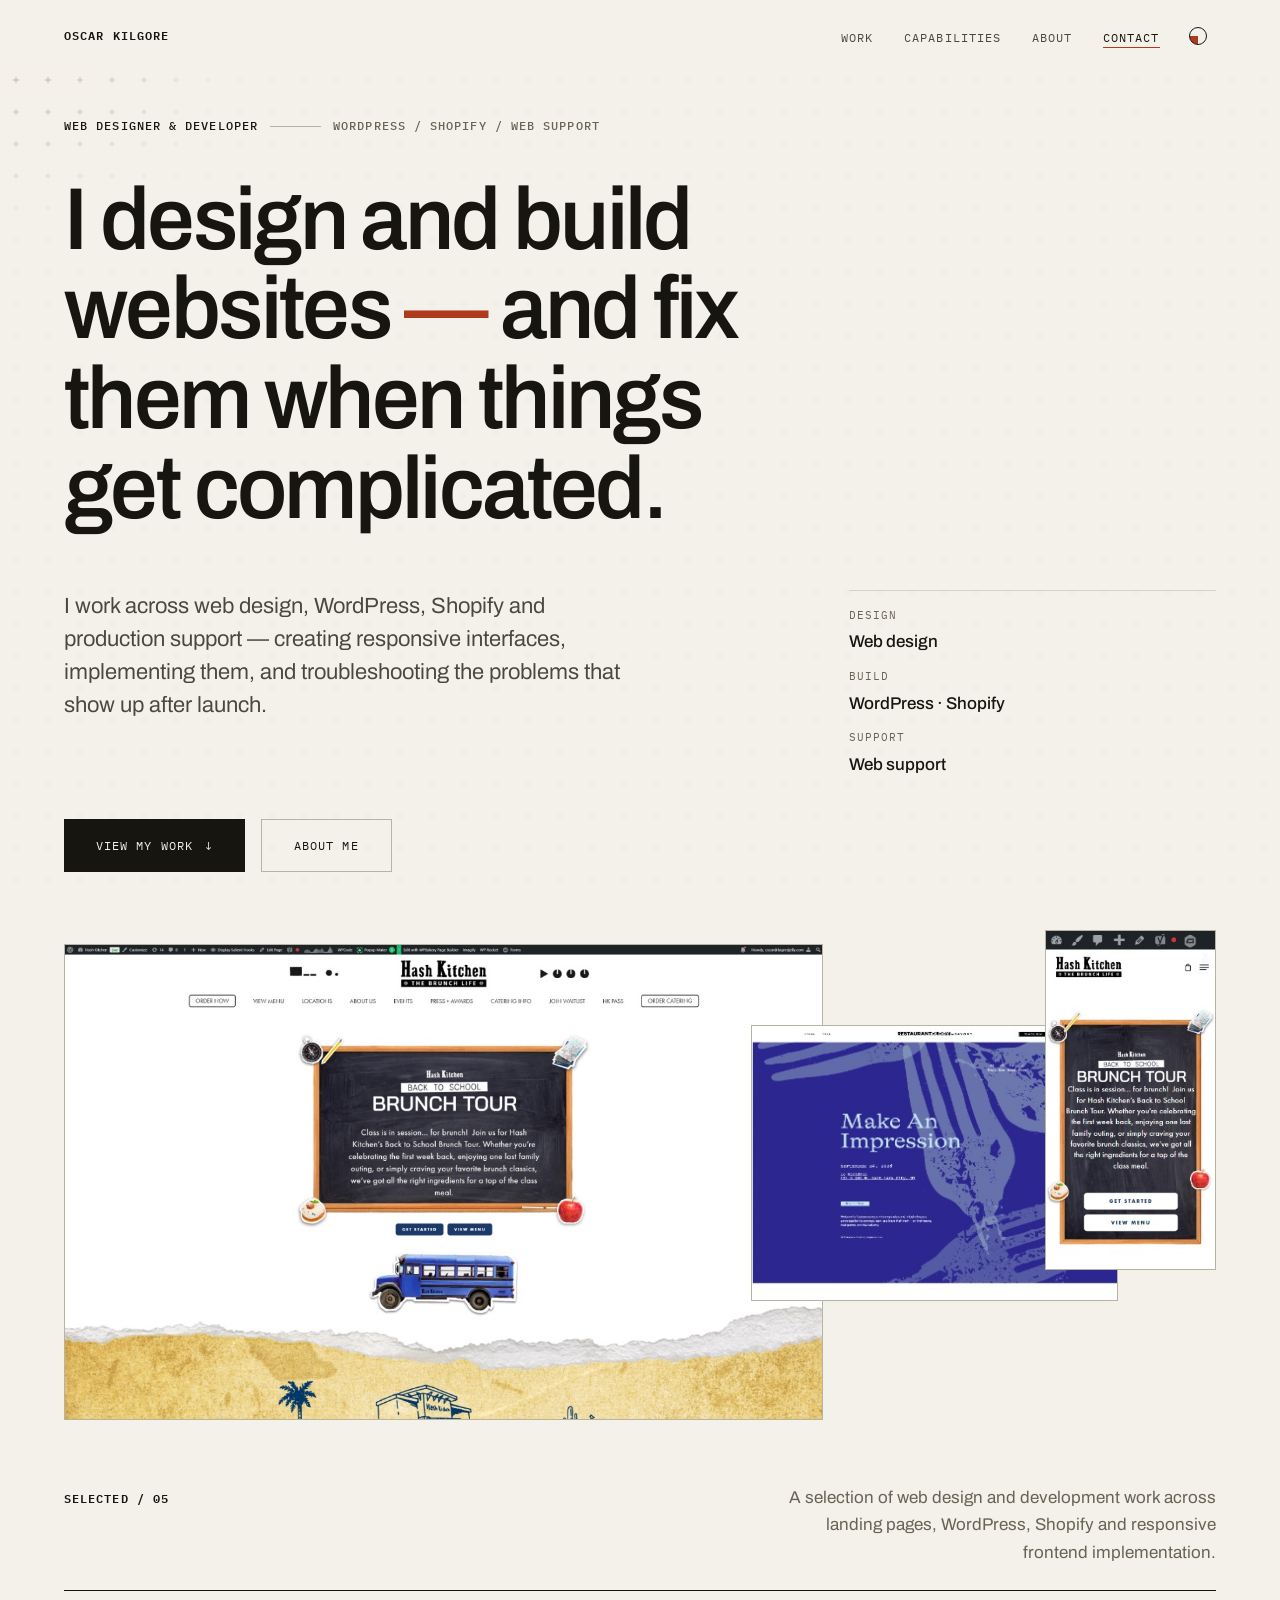
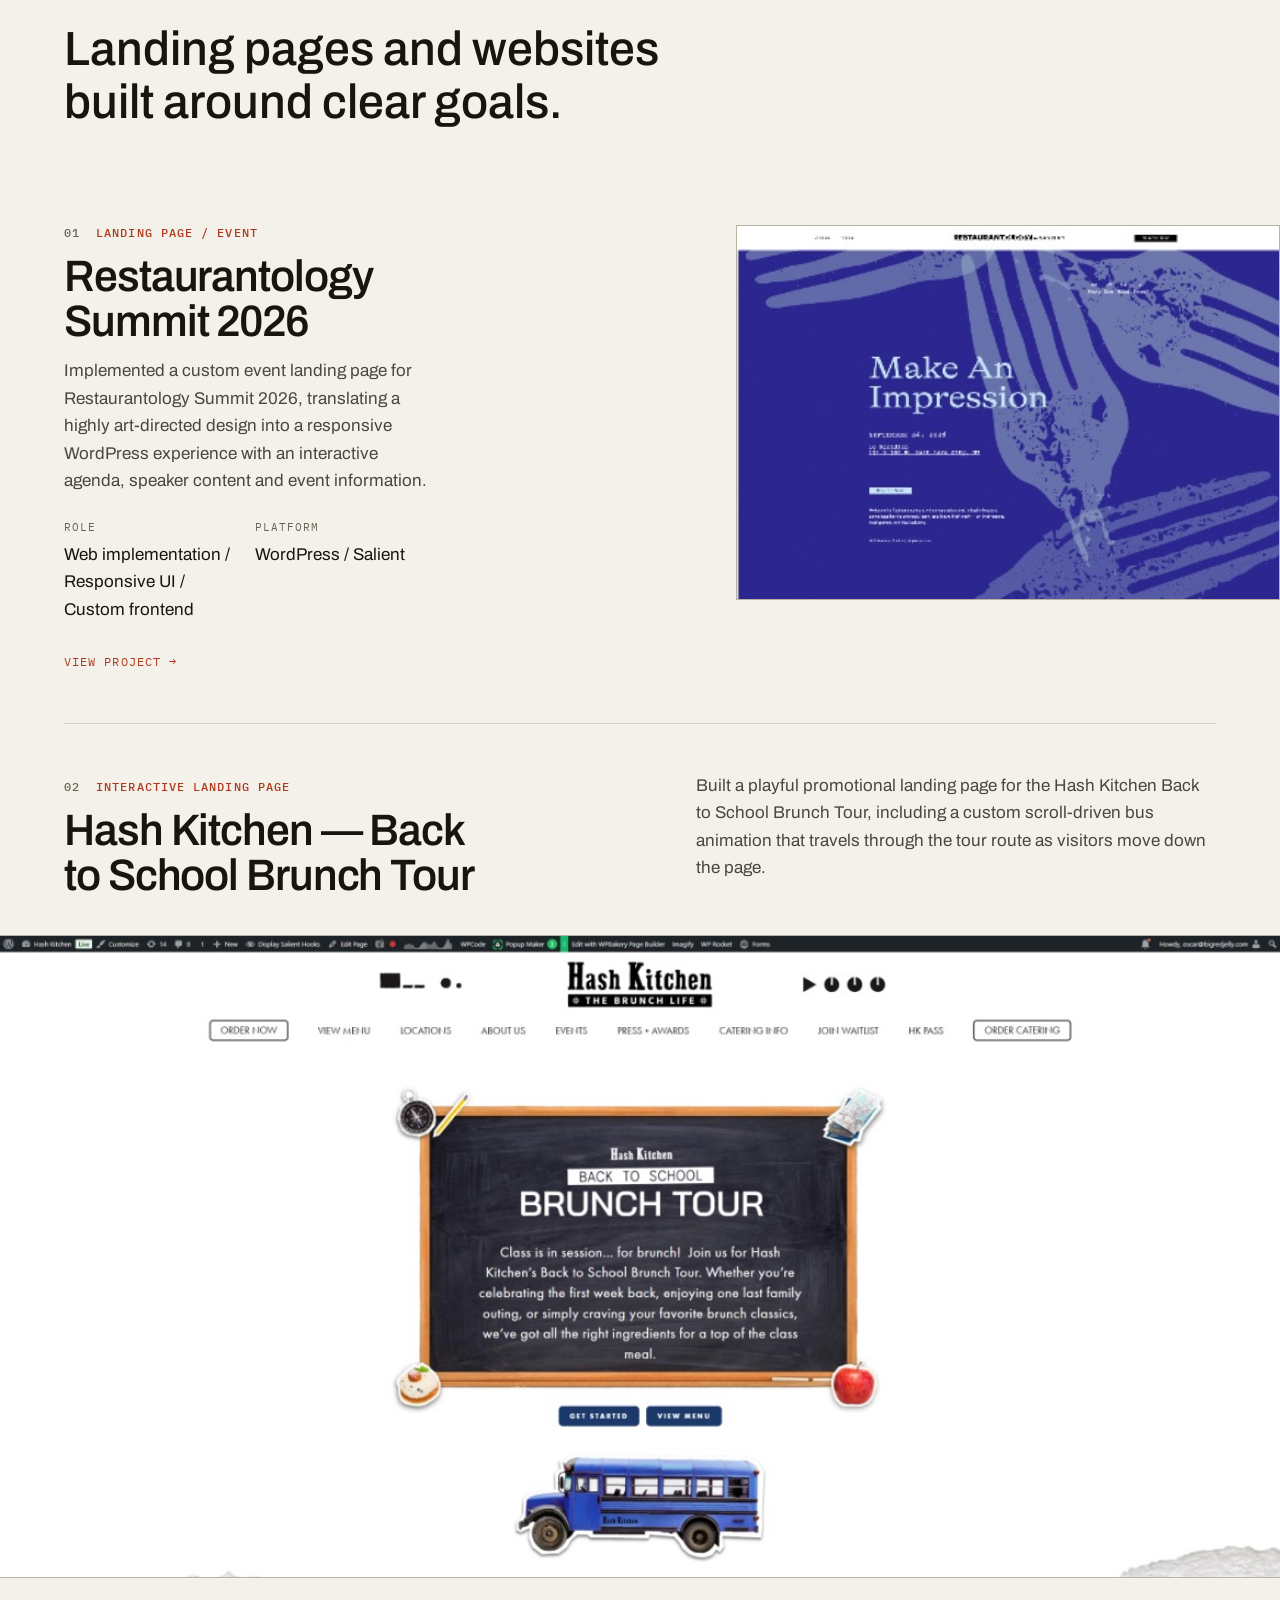
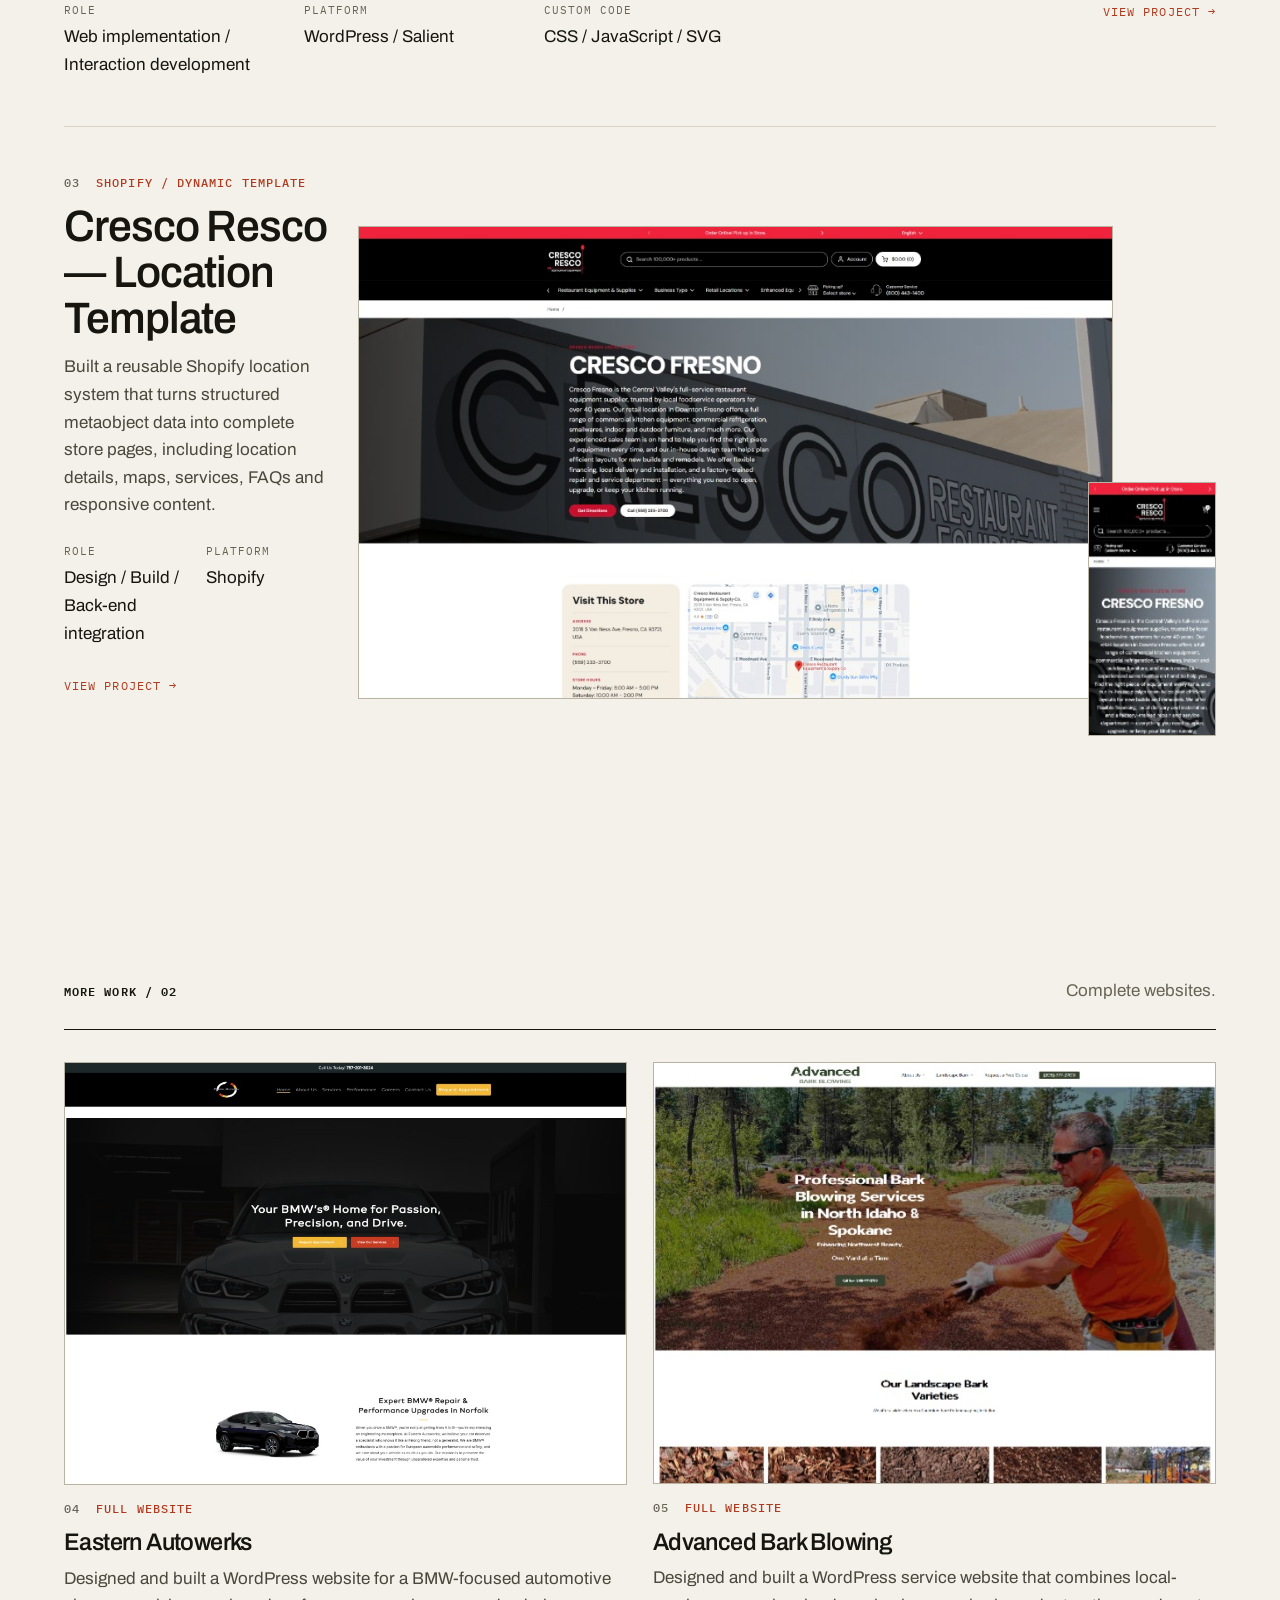
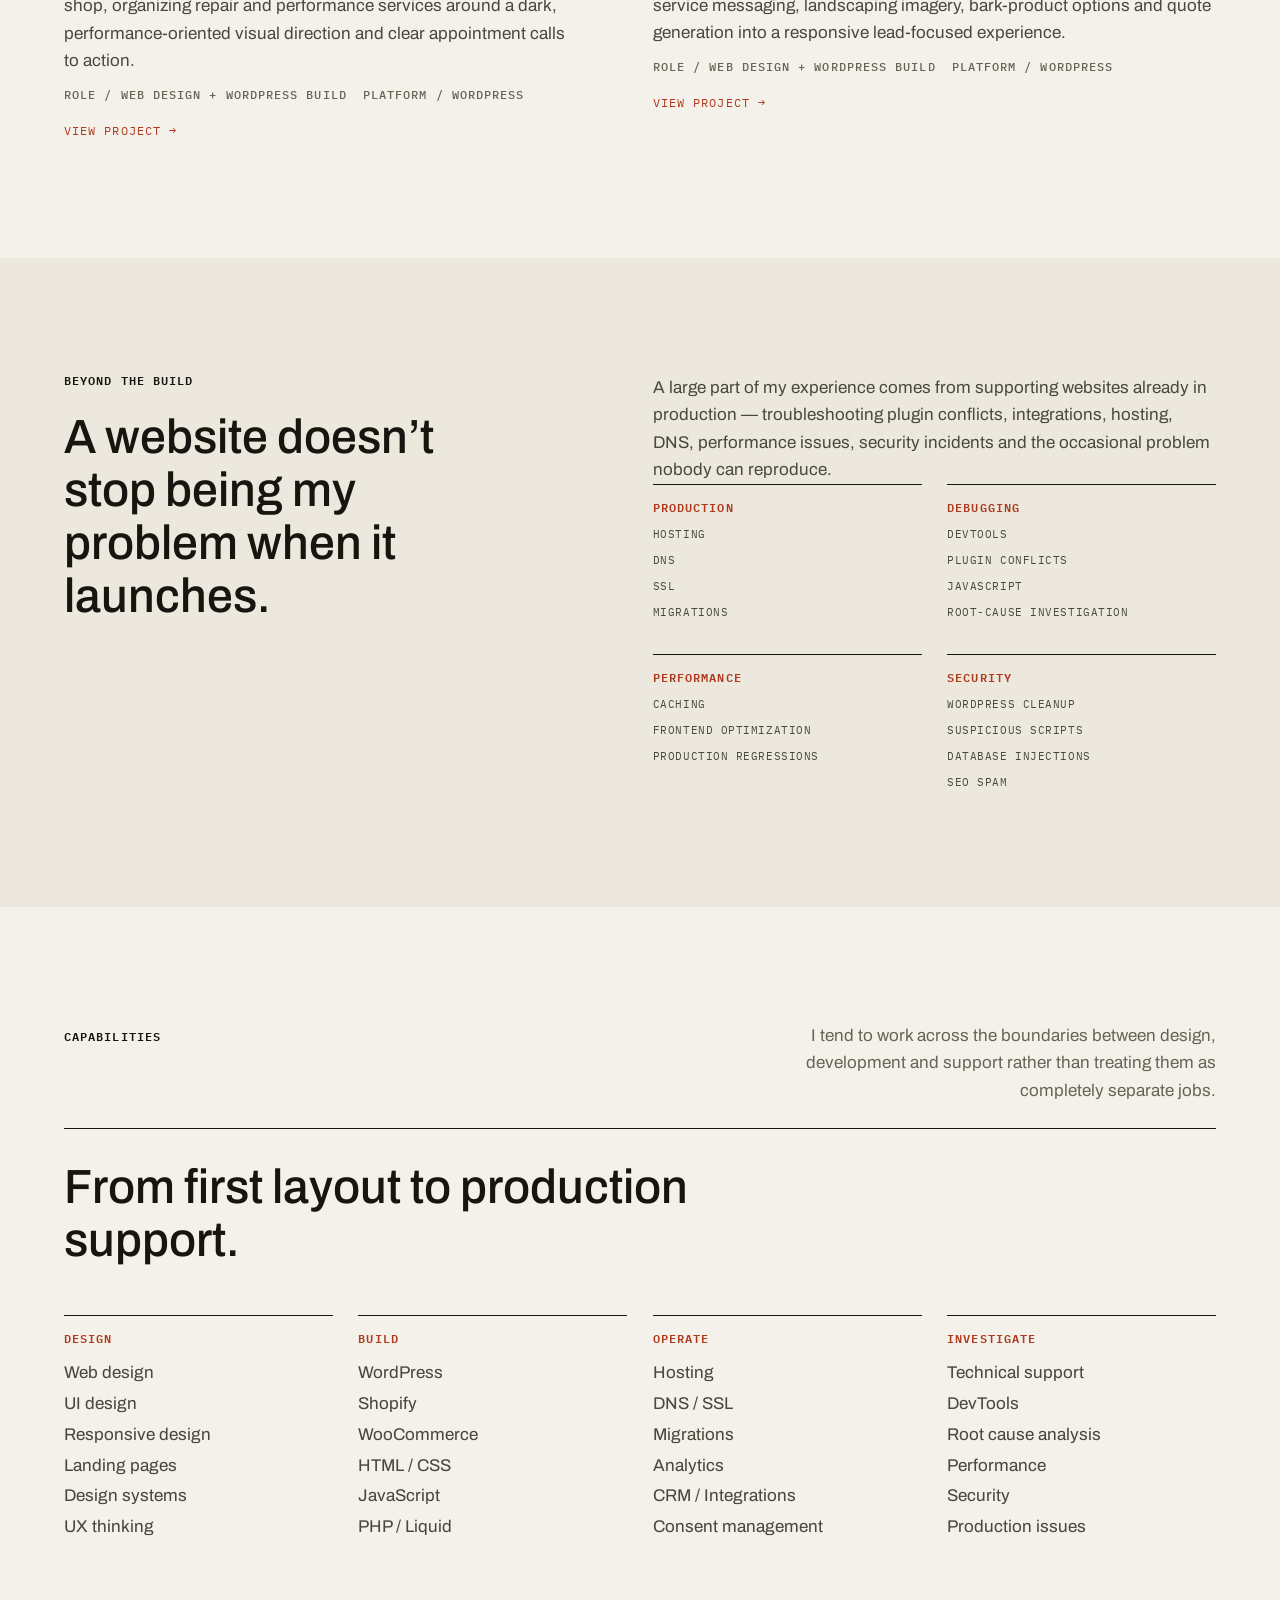
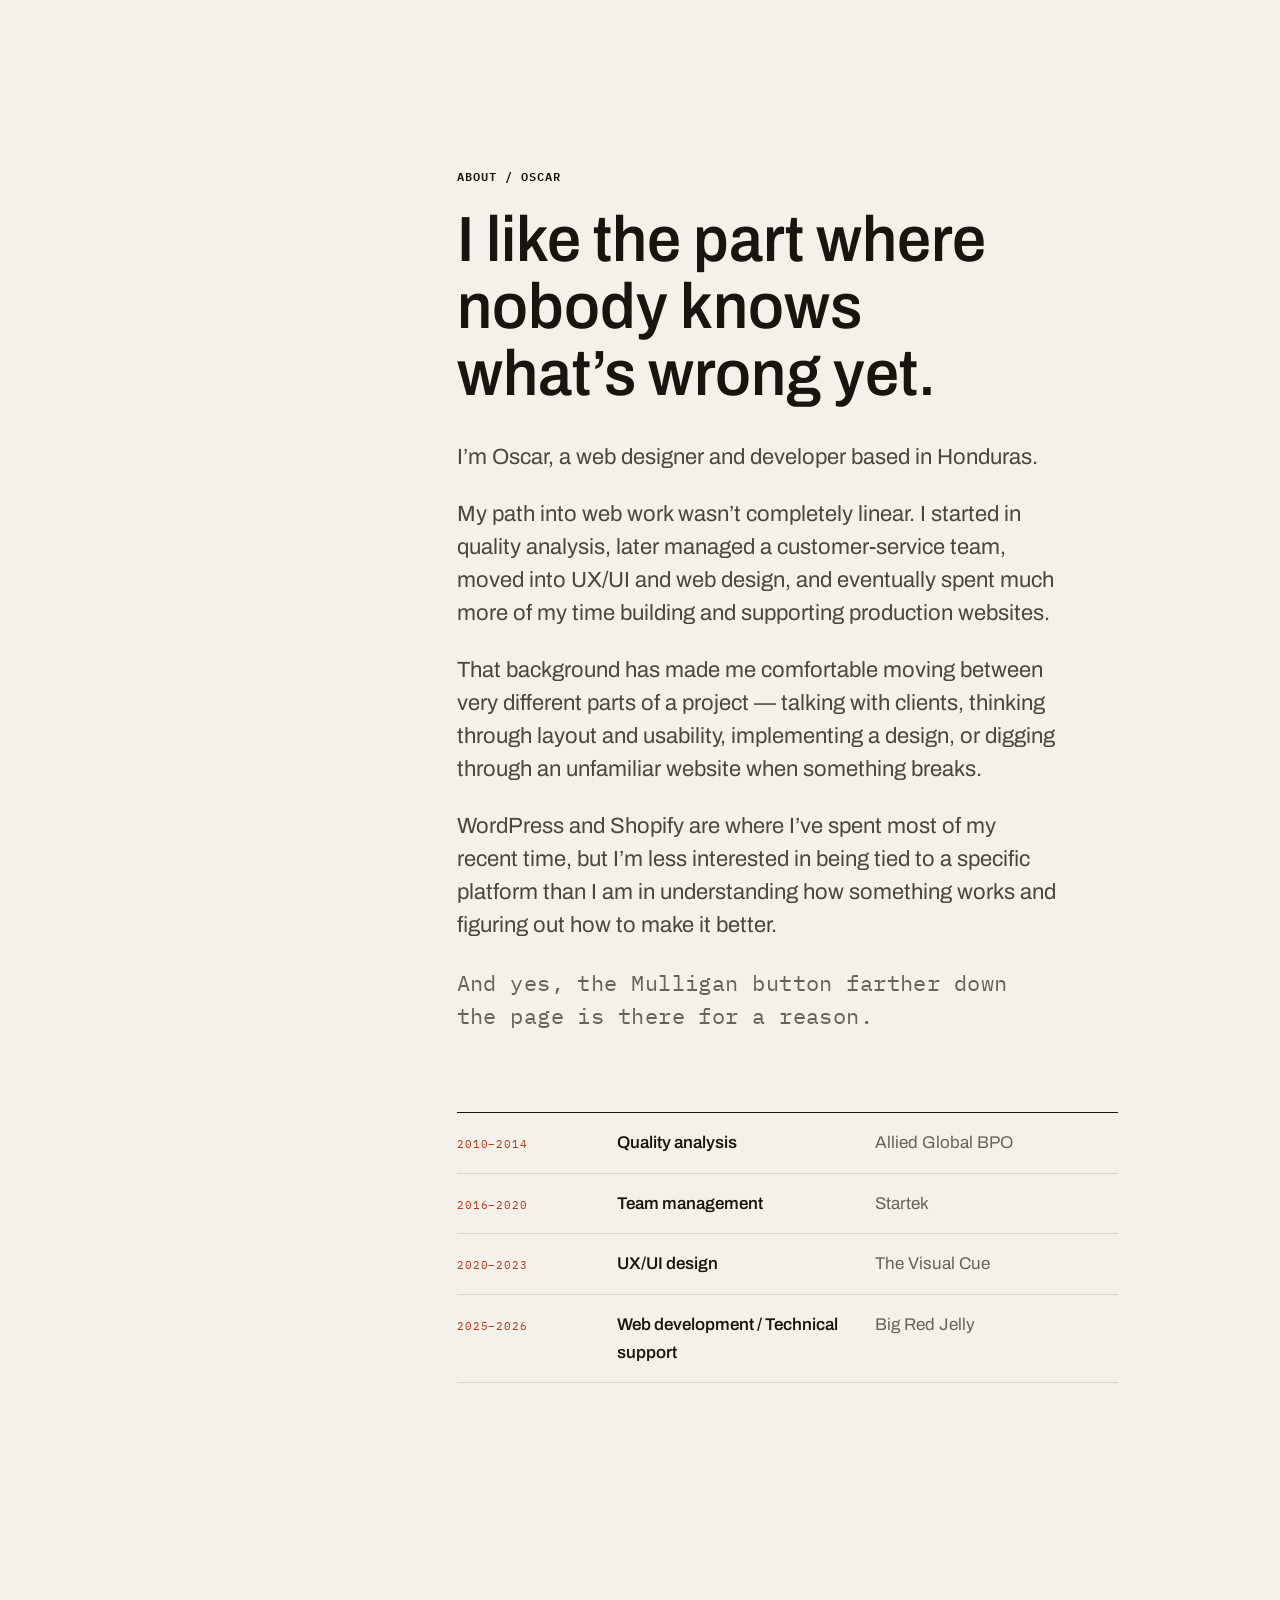
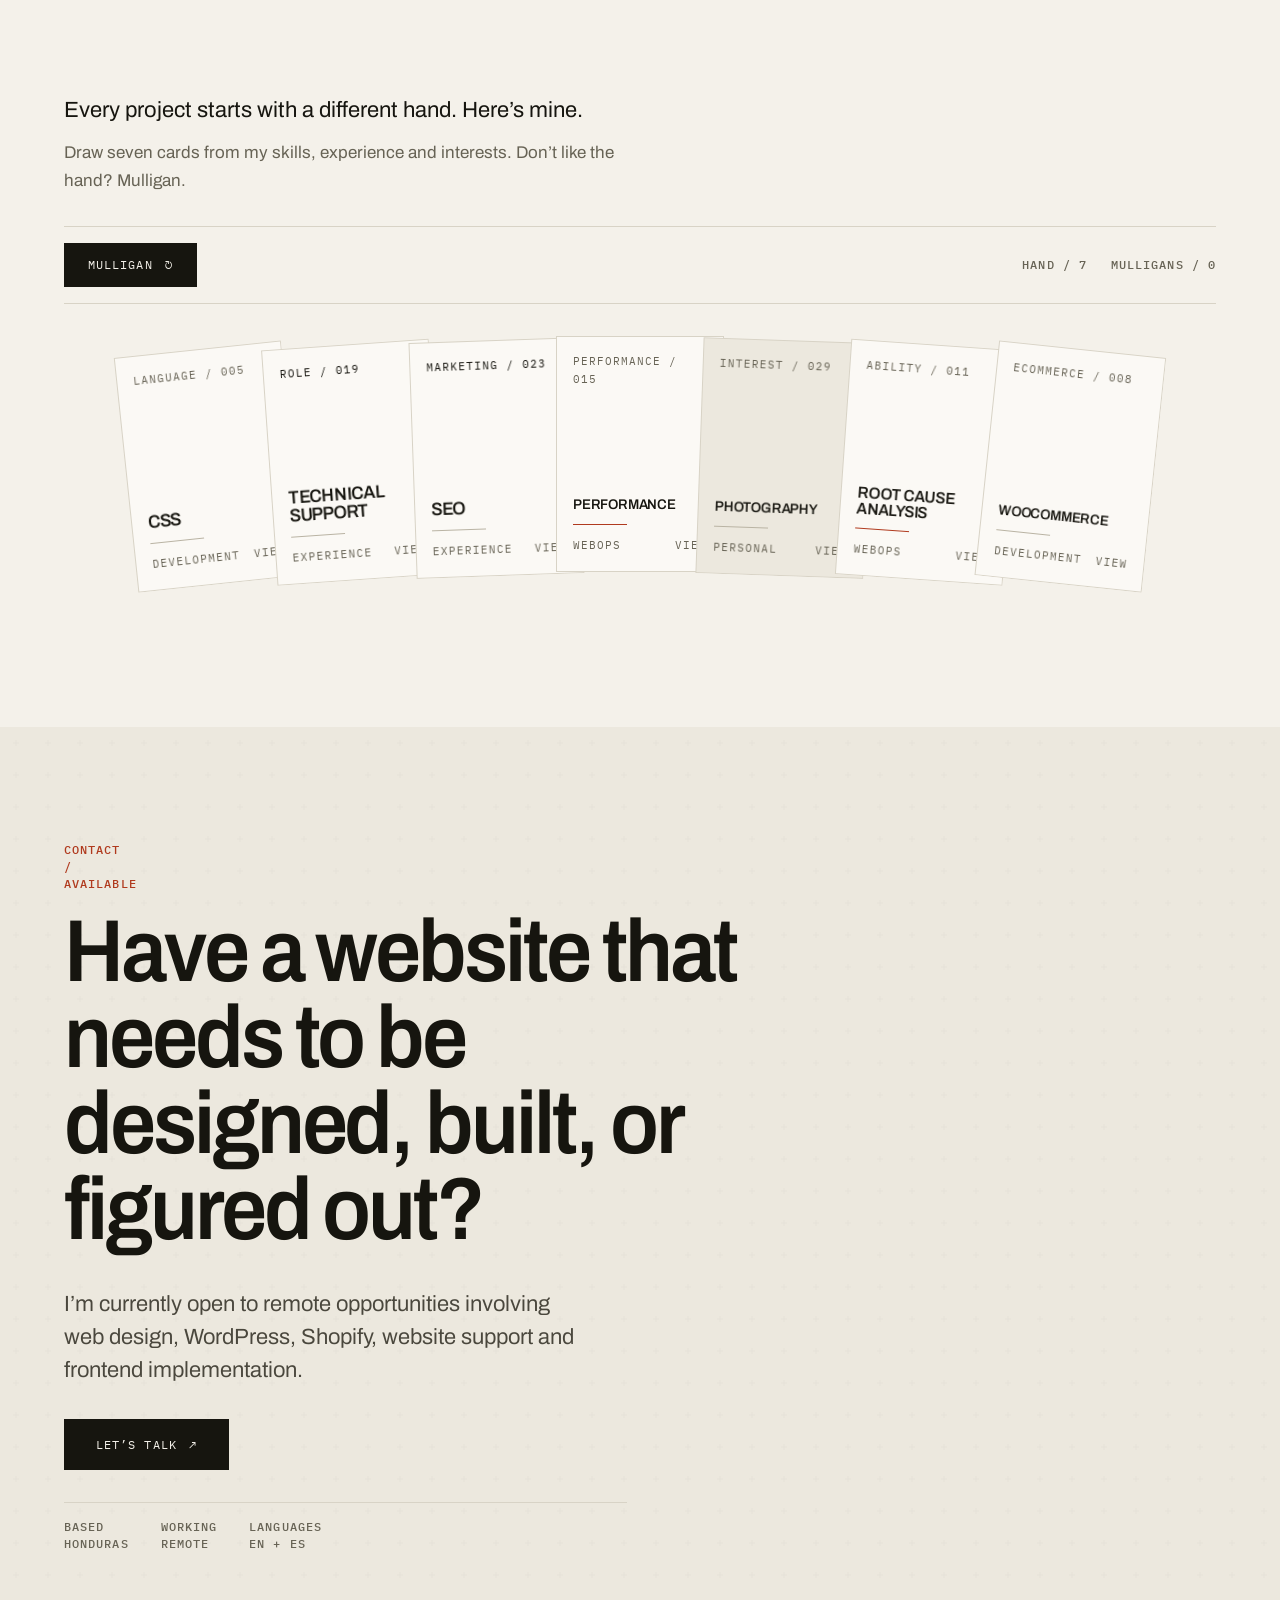
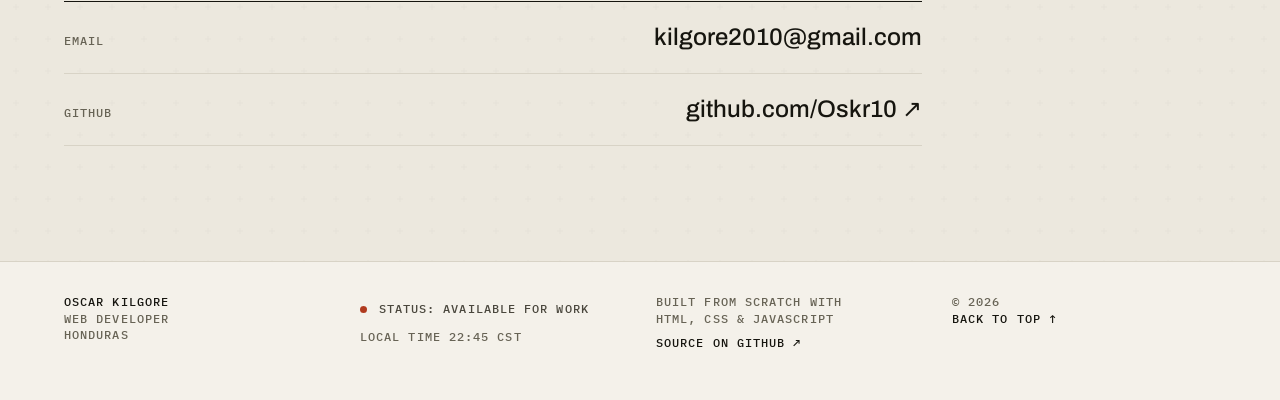
<file: index.html>
<!DOCTYPE html>
<html lang="en">
<head>
<meta charset="utf-8">
<meta name="viewport" content="width=device-width, initial-scale=1">

<title>Oscar Kilgore — Web Designer &amp; Developer</title>
<meta name="description" content="Oscar Kilgore is a web designer and developer working in WordPress, Shopify and production support. Based in Honduras, available for remote work.">
<meta name="author" content="Oscar Kilgore">

<!-- TODO: set the canonical and og:url once the domain is live. -->
<link rel="canonical" href="https://example.com/">
<meta property="og:type" content="website">
<meta property="og:title" content="Oscar Kilgore — Web Designer &amp; Developer">
<meta property="og:description" content="I design and build websites — and fix them when things get complicated. WordPress, Shopify, WebOps and technical support.">
<meta property="og:url" content="https://example.com/">
<meta name="twitter:card" content="summary_large_image">
<meta name="theme-color" content="#f4f1ea" media="(prefers-color-scheme: light)">
<meta name="theme-color" content="#14130f" media="(prefers-color-scheme: dark)">

<link rel="preconnect" href="https://fonts.googleapis.com">
<link rel="preconnect" href="https://fonts.gstatic.com" crossorigin>
<link rel="stylesheet" href="https://fonts.googleapis.com/css2?family=Archivo:wdth,wght@62..125,100..900&family=IBM+Plex+Mono:wght@400;500;600&display=swap">

<link rel="stylesheet" href="assets/css/main.css">
<link rel="stylesheet" href="assets/css/components.css">
<link rel="stylesheet" href="assets/css/responsive.css">
<link rel="stylesheet" href="assets/css/atmosphere.css">
<link rel="stylesheet" href="assets/css/opening-hand.css">

<!-- The only inline script on the page. Both statements have to run before
     first paint — otherwise enhanced styles flash, or a stored theme paints
     the default palette first. Everything else is deferred and external. -->
<script>
  document.documentElement.classList.add('js');
  try {
    // First visit follows the operating system; after that the stored
    // choice wins. Set before first paint so no palette ever flashes.
    var t = localStorage.getItem('ok-theme');
    if (!t) t = matchMedia('(prefers-color-scheme: dark)').matches ? 'ink' : 'paper';
    document.documentElement.setAttribute('data-theme', t);
  } catch (e) {}
</script>

<script type="application/ld+json">
{
  "@context": "https://schema.org",
  "@type": "Person",
  "name": "Oscar Kilgore",
  "jobTitle": "Web Designer and Developer",
  "email": "mailto:kilgore2010@gmail.com",
  "address": { "@type": "PostalAddress", "addressCountry": "HN" },
  "knowsAbout": ["WordPress", "Shopify", "WooCommerce", "PHP", "JavaScript", "Web operations", "Website security"]
}
</script>
</head>

<body>
<a class="skip-link" href="#main">Skip to content</a>

<!-- Decorative only. The mask is the cross pattern; the glow inside it is
     moved with a transform so following the pointer never repaints the
     screen. See assets/css/atmosphere.css. -->
<div class="atmos" aria-hidden="true">
  <div class="atmos__base"></div>
  <div class="atmos__glow" data-atmos-glow></div>
</div>

<!-- ==========================================================================
     Masthead
     ========================================================================== -->
<header class="masthead" data-masthead>
  <div class="masthead__inner">

    <a class="wordmark" href="#top" aria-label="Oscar Kilgore — back to top">
      O<span class="wordmark__rest">scar&nbsp;</span>K<span class="wordmark__rest">ilgore</span><span class="wordmark__dot" aria-hidden="true"></span>
    </a>

    <div class="masthead__end">

    <nav class="nav" aria-label="Primary">
      <ul class="nav__list">
        <li>
          <a class="nav__link" href="#work" data-nav-link>
            <span class="nav__roll" aria-hidden="true"><span>Work</span><span>Work</span></span>
            <span class="visually-hidden">Work</span>
          </a>
        </li>
        <li>
          <a class="nav__link" href="#capabilities" data-nav-link>
            <span class="nav__roll" aria-hidden="true"><span>Capabilities</span><span>Capabilities</span></span>
            <span class="visually-hidden">Capabilities</span>
          </a>
        </li>
        <li>
          <a class="nav__link" href="#about" data-nav-link>
            <span class="nav__roll" aria-hidden="true"><span>About</span><span>About</span></span>
            <span class="visually-hidden">About</span>
          </a>
        </li>
        <li>
          <a class="nav__link" href="#contact" data-nav-link>
            <span class="nav__roll" aria-hidden="true"><span>Contact</span><span>Contact</span></span>
            <span class="visually-hidden">Contact</span>
          </a>
        </li>
        <!-- TODO: add resume/oscar-kilgore-resume.pdf, then uncomment.
        <li>
          <a class="nav__link" href="resume/oscar-kilgore-resume.pdf">
            <span class="nav__roll" aria-hidden="true"><span>Resume</span><span>Resume</span></span>
            <span class="visually-hidden">Resume (PDF)</span>
          </a>
        </li>
        -->
      </ul>
    </nav>

      <!-- Theme wheel. Each chip's colours come from its own three custom
           properties, so the swatch is a genuine preview of the palette. -->
      <div class="theme" data-theme-picker>
        <button class="theme__trigger" type="button"
                aria-expanded="false" aria-controls="theme-panel"
                aria-label="Colour theme" data-theme-trigger>
          <span class="theme__chip" aria-hidden="true"></span>
        </button>

        <div class="theme__panel" id="theme-panel" hidden data-theme-panel>
          <span class="theme__caption mono">Palette</span>

          <div class="theme__wheel" role="radiogroup" aria-label="Colour theme">
            <button class="theme__option" type="button" role="radio" aria-checked="true" tabindex="0"
                    data-theme-value="paper"
                    style="--chip-paper:#f4f1ea;--chip-ink:#16150f;--chip-accent:#b03a1e">
              <span class="theme__chip" aria-hidden="true"></span>Paper
            </button>
            <button class="theme__option" type="button" role="radio" aria-checked="false" tabindex="-1"
                    data-theme-value="blueprint"
                    style="--chip-paper:#eef1f5;--chip-ink:#10151c;--chip-accent:#2b4a9b">
              <span class="theme__chip" aria-hidden="true"></span>Blueprint
            </button>
            <button class="theme__option" type="button" role="radio" aria-checked="false" tabindex="-1"
                    data-theme-value="moss"
                    style="--chip-paper:#f2f0e6;--chip-ink:#14170f;--chip-accent:#3f6b3a">
              <span class="theme__chip" aria-hidden="true"></span>Moss
            </button>
            <button class="theme__option" type="button" role="radio" aria-checked="false" tabindex="-1"
                    data-theme-value="ink"
                    style="--chip-paper:#14130f;--chip-ink:#efebe0;--chip-accent:#e56a47">
              <span class="theme__chip" aria-hidden="true"></span>Ink
            </button>
            <button class="theme__option" type="button" role="radio" aria-checked="false" tabindex="-1"
                    data-theme-value="carbon"
                    style="--chip-paper:#0f1216;--chip-ink:#e6ebf2;--chip-accent:#e0a020">
              <span class="theme__chip" aria-hidden="true"></span>Carbon
            </button>
          </div>

          <p class="theme__note mono">Five palettes, eleven custom properties. No component knows a theme exists.</p>
        </div>
      </div>

      <button class="nav-toggle" type="button" aria-expanded="false" aria-controls="drawer" data-nav-toggle>
        <span data-nav-toggle-label>Menu</span>
        <span class="nav-toggle__glyph" aria-hidden="true"></span>
      </button>

    </div>
  </div>
</header>

<div class="drawer" id="drawer" data-drawer>
  <a class="drawer__link" href="#work">Work <span class="mono">01</span></a>
  <a class="drawer__link" href="#capabilities">Capabilities <span class="mono">02</span></a>
  <a class="drawer__link" href="#about">About <span class="mono">03</span></a>
  <a class="drawer__link" href="#contact">Contact <span class="mono">04</span></a>
  <!-- TODO: uncomment with the nav item above once the PDF exists.
  <a class="drawer__link" href="resume/oscar-kilgore-resume.pdf">Resume <span class="mono">PDF</span></a>
  -->
</div>

<main id="main">

  <!-- ========================================================================
       Hero
       ======================================================================== -->
  <section class="hero shell" id="top">
    <div class="hero__inner">

      <p class="hero__label mono">
        <span class="mono--ink">Web&nbsp;Designer &amp; Developer</span>
        <span class="hero__label-sep" aria-hidden="true"></span>
        <span>WordPress / Shopify / Web support</span>
      </p>

      <h1 class="hero__headline" data-vf-headline>I design and build websites — and fix them when things get complicated.</h1>

      <div class="hero__body">
        <p class="lead">I work across web design, WordPress, Shopify and production support — creating responsive interfaces, implementing them, and troubleshooting the problems that show up after launch.</p>
      </div>

      <dl class="hero__meta">
        <div><dt>Design</dt><dd>Web design</dd></div>
        <div><dt>Build</dt><dd>WordPress &middot; Shopify</dd></div>
        <div><dt>Support</dt><dd>Web support</dd></div>
      </dl>

      <div class="hero__actions">
        <a class="btn" href="#work" data-magnetic>
          <span data-magnetic-inner>View my work</span>
          <span class="btn__arrow" aria-hidden="true">↓</span>
        </a>
        <a class="btn btn--quiet" href="#about">About me</a>
      </div>

      <!-- Hash Kitchen carries the composition; Restaurantology and the Hash
           mobile view overlap it from the right at 64em and up. -->
      <div class="hero__visual">
        <figure class="shot hero__shot--main">
          <img src="assets/images/projects/hero-main-hash.jpg" alt="Hash Kitchen Back to School Brunch Tour landing page" width="1166" height="729" fetchpriority="high" decoding="async">
        </figure>
        <figure class="shot hero__shot--b">
          <img src="assets/images/projects/hero-detail-restaurantology.jpg" alt="Restaurantology Summit 2026 landing page" width="370" height="278" loading="lazy" decoding="async">
        </figure>
        <figure class="shot hero__shot--c">
          <img src="assets/images/projects/hero-mobile-hash.jpg" alt="Hash Kitchen Back to School Brunch Tour on mobile" width="217" height="434" loading="lazy" decoding="async">
        </figure>
      </div>

    </div>
  </section>

  <!-- ========================================================================
       Featured work — three landing pages, three different layouts
       ======================================================================== -->
  <section class="section section--after-hero shell" id="work" aria-labelledby="work-title">

    <header class="section__head" data-reveal="rise">
      <h2 class="section__title" id="work-title">Selected / 05</h2>
      <p class="section__note">A selection of web design and development work across landing pages, WordPress, Shopify and responsive frontend implementation.</p>
    </header>

    <p class="section__statement">Landing pages and websites built around clear goals.</p>

    <!-- 01 — asymmetric split -------------------------------------------- -->
    <article class="project project--split">
      <div class="project__body">
        <p class="project__eyebrow mono"><span>01</span><span class="mono--accent">Landing page / Event</span></p>
        <h3 class="project__title">Restaurantology Summit 2026</h3>
        <p class="project__desc">Implemented a custom event landing page for Restaurantology Summit 2026, translating a highly art-directed design into a responsive WordPress experience with an interactive agenda, speaker content and event information.</p>
        <dl class="project__meta">
          <div><dt>Role</dt><dd>Web implementation / Responsive UI / Custom frontend</dd></div>
          <div><dt>Platform</dt><dd>WordPress / Salient</dd></div>
        </dl>
        <a class="project__cta" href="projects/landing-page-01/">View project <span class="project__cta-arrow" aria-hidden="true">→</span></a>
      </div>
      <div class="project__figure">
        <!-- Supplied crop is 369px wide. Capped rather than upscaled into the
             full bleed slot; raise the cap when a larger capture arrives. -->
        <figure class="shot shot--source-small">
          <img src="assets/images/projects/landing-01-restaurantology.jpg" alt="Restaurantology Summit 2026 event landing page" width="369" height="254" loading="lazy" decoding="async">
        </figure>
      </div>
    </article>

    <!-- 02 — full-bleed break --------------------------------------------- -->
    <article class="project project--bleed">
      <div class="project__head">
        <div>
          <p class="project__eyebrow mono"><span>02</span><span class="mono--accent">Interactive landing page</span></p>
          <h3 class="project__title">Hash Kitchen — Back to School Brunch Tour</h3>
        </div>
        <p class="project__desc">Built a playful promotional landing page for the Hash Kitchen Back to School Brunch Tour, including a custom scroll-driven bus animation that travels through the tour route as visitors move down the page.</p>
      </div>

      <figure class="shot">
        <img src="assets/images/projects/landing-02-hash.jpg" alt="Hash Kitchen Back to School Brunch Tour landing page" width="1167" height="584" loading="lazy" decoding="async">
      </figure>

      <div class="project__foot">
        <dl class="project__meta">
          <div><dt>Role</dt><dd>Web implementation / Interaction development</dd></div>
          <div><dt>Platform</dt><dd>WordPress / Salient</dd></div>
          <!-- TODO: add <div><dt>Year</dt><dd>…</dd></div> once the campaign year is confirmed. -->
          <div><dt>Custom code</dt><dd>CSS / JavaScript / SVG</dd></div>
        </dl>
        <a class="project__cta" href="projects/landing-page-02/">View project <span class="project__cta-arrow" aria-hidden="true">→</span></a>
      </div>
    </article>

    <!-- 03 — responsive pair ---------------------------------------------- -->
    <article class="project project--pair">
      <div class="project__body">
        <p class="project__eyebrow mono"><span>03</span><span class="mono--accent">Shopify / Dynamic template</span></p>
        <h3 class="project__title">Cresco Resco — Location Template</h3>
        <p class="project__desc">Built a reusable Shopify location system that turns structured metaobject data into complete store pages, including location details, maps, services, FAQs and responsive content.</p>
        <dl class="project__meta">
          <div><dt>Role</dt><dd>Design / Build / Back-end integration</dd></div>
          <div><dt>Platform</dt><dd>Shopify</dd></div>
        </dl>
        <a class="project__cta" href="projects/landing-page-03/">View project <span class="project__cta-arrow" aria-hidden="true">→</span></a>
      </div>
      <div class="project__pair">
        <figure class="shot project__pair-desktop">
          <img src="assets/images/projects/landing-03-cresco-desktop.jpg" alt="Cresco Resco Fresno Shopify location page" width="907" height="567" loading="lazy" decoding="async">
        </figure>
        <figure class="shot project__pair-mobile">
          <img src="assets/images/projects/landing-03-cresco-mobile.jpg" alt="Cresco Resco Fresno location page on mobile" width="108" height="216" loading="lazy" decoding="async">
        </figure>
      </div>
    </article>
  </section>

  <!-- ========================================================================
       More work — the two full websites
       ======================================================================== -->
  <section class="section shell" aria-labelledby="morework-title">
    <header class="section__head" data-reveal="rise">
      <h2 class="section__title" id="morework-title">More work / 02</h2>
      <p class="section__note">Complete websites.</p>
    </header>

    <div class="morework">
      <article class="morework__item">
        <a href="projects/website-01/">
          <figure class="shot">
            <img src="assets/images/projects/website-01-eastern-autowerks.jpg" alt="Eastern Autowerks BMW repair website" width="1053" height="790" loading="lazy" decoding="async">
          </figure>
          <p class="project__eyebrow mono"><span>04</span><span class="mono--accent">Full website</span></p>
          <h3 class="morework__title">Eastern Autowerks</h3>
          <p class="morework__desc">Designed and built a WordPress website for a BMW-focused automotive shop, organizing repair and performance services around a dark, performance-oriented visual direction and clear appointment calls to action.</p>
          <p class="morework__meta mono"><span>Role / Web design + WordPress build</span><span>Platform / WordPress</span></p>
          <span class="project__cta">View project <span class="project__cta-arrow" aria-hidden="true">→</span></span>
        </a>
      </article>

      <article class="morework__item">
        <a href="projects/website-02/">
          <figure class="shot">
            <img src="assets/images/projects/website-02-advanced-bark.jpg" alt="Advanced Bark Blowing service website" width="639" height="479" loading="lazy" decoding="async">
          </figure>
          <p class="project__eyebrow mono"><span>05</span><span class="mono--accent">Full website</span></p>
          <h3 class="morework__title">Advanced Bark Blowing</h3>
          <p class="morework__desc">Designed and built a WordPress service website that combines local-service messaging, landscaping imagery, bark-product options and quote generation into a responsive lead-focused experience.</p>
          <p class="morework__meta mono"><span>Role / Web design + WordPress build</span><span>Platform / WordPress</span></p>
          <span class="project__cta">View project <span class="project__cta-arrow" aria-hidden="true">→</span></span>
        </a>
      </article>
    </div>
  </section>

  <!-- ========================================================================
       Beyond the build
       ======================================================================== -->
  <section class="section section--sunk" id="beyond-build" aria-labelledby="beyond-title">
    <div class="shell">
      <div class="beyond__inner">

        <div class="beyond__aside">
          <h2 class="section__title mb-5" id="beyond-title">Beyond the build</h2>
          <p class="beyond__headline">A website doesn&rsquo;t stop being my problem when it launches.</p>
        </div>

        <div class="beyond__content">
          <div class="prose" data-reveal="rise">
            <p>A large part of my experience comes from supporting websites already in production — troubleshooting plugin conflicts, integrations, hosting, DNS, performance issues, security incidents and the occasional problem nobody can reproduce.</p>
          </div>

          <div class="beyond__grid">
            <section class="beyond__group">
              <h3 class="beyond__name">Production</h3>
              <ul class="beyond__list"><li>Hosting</li><li>DNS</li><li>SSL</li><li>Migrations</li></ul>
            </section>
            <section class="beyond__group">
              <h3 class="beyond__name">Debugging</h3>
              <ul class="beyond__list"><li>DevTools</li><li>Plugin conflicts</li><li>JavaScript</li><li>Root-cause investigation</li></ul>
            </section>
            <section class="beyond__group">
              <h3 class="beyond__name">Performance</h3>
              <ul class="beyond__list"><li>Caching</li><li>Frontend optimization</li><li>Production regressions</li></ul>
            </section>
            <section class="beyond__group">
              <h3 class="beyond__name">Security</h3>
              <ul class="beyond__list"><li>WordPress cleanup</li><li>Suspicious scripts</li><li>Database injections</li><li>SEO spam</li></ul>
            </section>
          </div>
        </div>

      </div>
    </div>
  </section>

  <!-- ========================================================================
       Capabilities
       ======================================================================== -->
  <section class="section shell" id="capabilities" aria-labelledby="caps-title">

    <header class="section__head" data-reveal="rise">
      <h2 class="section__title" id="caps-title">Capabilities</h2>
      <p class="section__note">I tend to work across the boundaries between design, development and support rather than treating them as completely separate jobs.</p>
    </header>

    <p class="section__statement">From first layout to production support.</p>

    <div class="caps">
      <section class="caps__group" data-reveal="rise" style="--i:0">
        <h3 class="caps__name">Design</h3>
        <ul class="caps__list">
          <li>Web design</li><li>UI design</li><li>Responsive design</li>
          <li>Landing pages</li><li>Design systems</li><li>UX thinking</li>
        </ul>
      </section>
      <section class="caps__group" data-reveal="rise" style="--i:1">
        <h3 class="caps__name">Build</h3>
        <ul class="caps__list">
          <li>WordPress</li><li>Shopify</li><li>WooCommerce</li>
          <li>HTML / CSS</li><li>JavaScript</li><li>PHP / Liquid</li>
        </ul>
      </section>
      <section class="caps__group" data-reveal="rise" style="--i:2">
        <h3 class="caps__name">Operate</h3>
        <ul class="caps__list">
          <li>Hosting</li><li>DNS / SSL</li><li>Migrations</li>
          <li>Analytics</li><li>CRM / Integrations</li><li>Consent management</li>
        </ul>
      </section>
      <section class="caps__group" data-reveal="rise" style="--i:3">
        <h3 class="caps__name">Investigate</h3>
        <ul class="caps__list">
          <li>Technical support</li><li>DevTools</li><li>Root cause analysis</li>
          <li>Performance</li><li>Security</li><li>Production issues</li>
        </ul>
      </section>
    </div>
  </section>

  <!-- ========================================================================
       About
       ======================================================================== -->
  <section class="section shell" id="about" aria-labelledby="about-title">
    <div class="about__inner">

      <!-- TODO: drop a portrait photograph in and uncomment. Hidden rather
           than shown as a placeholder, so the section always looks finished.
           The About layout composes correctly without it.
      <figure class="shot about__portrait">
        <img src="assets/images/projects/portrait.jpg" alt="Oscar Kilgore" width="800" height="1000" loading="lazy" decoding="async">
      </figure>
      -->

      <div class="about__body">
        <h2 class="section__title mb-5" id="about-title">About / Oscar</h2>

        <div data-reveal="mask">
          <p class="about__opener">I like the part where nobody knows what&rsquo;s wrong yet.</p>
        </div>

        <div class="about__prose prose">
          <p>I&rsquo;m Oscar, a web designer and developer based in Honduras.</p>
          <p>My path into web work wasn&rsquo;t completely linear. I started in quality analysis, later managed a customer-service team, moved into UX/UI and web design, and eventually spent much more of my time building and supporting production websites.</p>
          <p>That background has made me comfortable moving between very different parts of a project — talking with clients, thinking through layout and usability, implementing a design, or digging through an unfamiliar website when something breaks.</p>
          <p>WordPress and Shopify are where I&rsquo;ve spent most of my recent time, but I&rsquo;m less interested in being tied to a specific platform than I am in understanding how something works and figuring out how to make it better.</p>
          <p class="about__closer">And yes, the Mulligan button farther down the page is there for a reason.</p>
        </div>
      </div>

      <ol class="career">
        <li class="career__item">
          <span class="career__years">2010–2014</span>
          <span class="career__role">Quality analysis</span>
          <span class="career__org">Allied Global BPO</span>
        </li>
        <li class="career__item">
          <span class="career__years">2016–2020</span>
          <span class="career__role">Team management</span>
          <span class="career__org">Startek</span>
        </li>
        <li class="career__item">
          <span class="career__years">2020–2023</span>
          <span class="career__role">UX/UI design</span>
          <span class="career__org">The Visual Cue</span>
        </li>
        <li class="career__item">
          <span class="career__years">2025–2026</span>
          <span class="career__role">Web development / Technical support</span>
          <span class="career__org">Big Red Jelly</span>
        </li>
      </ol>

    </div>
  </section>

  <!-- ========================================================================
       Opening hand
       ------------------------------------------------------------------------
       The cards are built by opening-hand.js from the pool in cards.js.
       Everything below the hand is static content that JavaScript reveals —
       it is not generated, so it reads normally in view-source.
       ======================================================================== -->
  <section class="section shell oh" id="opening-hand" aria-labelledby="oh-title" data-opening-hand>

    <header class="section__head" data-reveal="rise">
      <h2 class="section__title" id="oh-title">Opening hand</h2>
      <p class="section__note mono">Personal / Interactive</p>
    </header>

    <p class="visually-hidden" role="status" aria-live="polite" data-oh-live></p>

    <!-- ---- Hand view ---------------------------------------------------- -->
    <div data-oh-hand-view>

      <div class="oh__intro">
        <p class="oh__lead">Every project starts with a different hand. Here’s mine.</p>
        <p class="oh__sub">Draw seven cards from my skills, experience and interests. Don’t like the hand? Mulligan.</p>
      </div>

      <div class="oh__controls">
        <button class="oh__mulligan" type="button" data-oh-mulligan>
          Mulligan <span class="oh__reload" aria-hidden="true">↻</span>
        </button>

        <p class="oh__counts mono">
          <span>Hand / <span data-oh-count-hand>7</span></span>
          <span>Mulligans / <span data-oh-count-mulligans>0</span></span>
        </p>

        <p class="oh__aside" data-oh-aside hidden></p>
      </div>

      <ul class="oh-hand" data-oh-hand aria-label="Opening hand, seven cards"></ul>
    </div>

    <!-- ---- Investigation mode ------------------------------------------- -->
    <div class="oh__incident" data-oh-incident hidden>

      <div class="incident__aside">
        <div class="incident__id">
          <span class="mono">Incident / 001</span>
          <span class="mono">Status / <span class="incident__status incident__status--open" data-incident-status>Open</span></span>
        </div>

        <h3 class="incident__title" id="incident-title" tabindex="-1" data-incident-title>The bug</h3>

        <div class="incident__block">
          <span class="incident__label">Reported</span>
          <p class="incident__quote">“Something on the website isn’t working.”</p>
        </div>

        <div class="incident__block">
          <span class="incident__label">Reproduction</span>
          <p class="incident__text">Intermittent.</p>
        </div>
      </div>

      <div class="incident__main">

        <div class="incident__block">
          <span class="incident__label">Symptom</span>
          <p class="incident__text">An important production page works normally for some visitors, but breaks intermittently for others.</p>
        </div>

        <div class="incident__block">
          <span class="incident__label">Your move</span>
          <p class="incident__text">Inspect the evidence.</p>
        </div>

        <div class="incident__paths">
          <button class="incident__path" type="button" aria-pressed="false" data-path="browser">Browser</button>
          <button class="incident__path" type="button" aria-pressed="false" data-path="application">Application</button>
          <button class="incident__path" type="button" aria-pressed="false" data-path="infrastructure">Infrastructure</button>
        </div>

        <div class="evidence" data-evidence="browser" data-verdict="Clue found" hidden>
          <p class="evidence__head">Browser — clue found</p>
          <dl>
            <div class="evidence__row"><dt>Console</dt><dd>No fatal JavaScript errors.</dd></div>
            <div class="evidence__row"><dt>Network</dt><dd>One third-party dependency is loading unusually late.</dd></div>
            <div class="evidence__row"><dt>Cache</dt><dd>Behavior changes between cached and uncached sessions.</dd></div>
          </dl>
        </div>

        <div class="evidence" data-evidence="application" data-verdict="Clue found" hidden>
          <p class="evidence__head">Application — clue found</p>
          <dl>
            <div class="evidence__row"><dt>WordPress</dt><dd>No fatal PHP errors.</dd></div>
            <div class="evidence__row"><dt>Plugins</dt><dd>A performance/optimization plugin was recently updated.</dd></div>
            <div class="evidence__row"><dt>JavaScript</dt><dd>Some frontend scripts are configured for delayed execution.</dd></div>
          </dl>
        </div>

        <div class="evidence" data-evidence="infrastructure" data-verdict="No obvious issue" hidden>
          <p class="evidence__head">Infrastructure — no obvious issue</p>
          <dl>
            <div class="evidence__row"><dt>DNS</dt><dd>Resolving normally.</dd></div>
            <div class="evidence__row"><dt>SSL</dt><dd>Valid.</dd></div>
            <div class="evidence__row"><dt>Server</dt><dd>Responding normally.</dd></div>
          </dl>
        </div>

        <div class="incident__hypothesis" data-hypothesis-block hidden>
          <span class="incident__label">What’s your hypothesis?</span>

          <div class="hypothesis__list">
            <button class="hypothesis__option" type="button" data-hypothesis="a">
              <span class="hypothesis__key">A</span>
              <span>DNS configuration is incorrect.</span>
            </button>
            <button class="hypothesis__option" type="button" data-hypothesis="b">
              <span class="hypothesis__key">B</span>
              <span>JavaScript optimization is delaying a dependency required by the page.</span>
            </button>
            <button class="hypothesis__option" type="button" data-hypothesis="c">
              <span class="hypothesis__key">C</span>
              <span>The SSL certificate is intermittently failing.</span>
            </button>
          </div>

          <div class="hypothesis__feedback" data-hypothesis-feedback hidden></div>
        </div>

        <div class="incident__resolution" data-resolution hidden>
          <div class="incident__block">
            <span class="incident__label">Root cause</span>
            <p class="incident__text">Delayed JavaScript execution was preventing a required dependency from being available when the page needed it.</p>
          </div>

          <div class="incident__block">
            <span class="incident__label">Fix</span>
            <p class="incident__text">Exclude the required scripts from delayed execution and verify the affected workflow under cached and uncached conditions.</p>
          </div>

          <p class="incident__nice">Nice.</p>
          <p class="incident__annotation">// git blame can wait</p>

          <button class="incident__return" type="button" data-return-hand>
            Return to hand <span aria-hidden="true">→</span>
          </button>
        </div>

      </div>
    </div>
  </section>

  <!-- ========================================================================
       Contact
       ======================================================================== -->
  <section class="section section--sunk" id="contact" aria-labelledby="contact-title">
    <div class="shell">
      <div class="contact__inner">

        <h2 class="visually-hidden" id="contact-title">Contact</h2>
        <p class="contact__label mono mono--accent">Contact / Available</p>

        <div class="contact__headline-wrap" data-reveal="mask">
          <p class="contact__headline">Have a website that needs to be designed, built, or figured out?</p>
        </div>

        <div class="contact__body prose">
          <p class="lead">I&rsquo;m currently open to remote opportunities involving web design, WordPress, Shopify, website support and frontend implementation.</p>

          <div class="contact__actions">
            <a class="btn" href="mailto:kilgore2010@gmail.com" data-magnetic>
              <span data-magnetic-inner>Let&rsquo;s talk</span>
              <span class="btn__arrow" aria-hidden="true">↗</span>
            </a>
            <!-- TODO: uncomment once the PDF exists.
            <a class="btn btn--quiet" href="resume/oscar-kilgore-resume.pdf">
              View resume <span aria-hidden="true">↗</span>
            </a>
            -->
          </div>

          <dl class="contact__meta mono">
            <div><dt>Based</dt><dd>Honduras</dd></div>
            <div><dt>Working</dt><dd>Remote</dd></div>
            <div><dt>Languages</dt><dd>EN + ES</dd></div>
          </dl>
        </div>

        <div class="contact__channels">

          <a class="contact__channel" href="mailto:kilgore2010@gmail.com">
            <span class="mono">Email</span>
            <span class="contact__channel-value">kilgore2010@gmail.com</span>
          </a>

          <!-- TODO: add the LinkedIn URL and uncomment.
          <a class="contact__channel" href="https://www.linkedin.com/in/…" target="_blank" rel="noopener noreferrer" data-cursor="external">
            <span class="mono">LinkedIn</span>
            <span class="contact__channel-value">LinkedIn <span class="contact__channel-ext" aria-hidden="true">↗</span></span>
          </a>
          -->

          <a class="contact__channel" href="https://github.com/Oskr10" target="_blank" rel="noopener" data-cursor="external">
            <span class="mono">GitHub</span>
            <span class="contact__channel-value">
              github.com/Oskr10
              <span class="contact__channel-ext" aria-hidden="true">↗</span>
            </span>
          </a>

          <!-- TODO: uncomment once the PDF exists.
          <a class="contact__channel" href="resume/oscar-kilgore-resume.pdf">
            <span class="mono">Resume</span>
            <span class="contact__channel-value">PDF</span>
          </a>
          -->

        </div>

      </div>
    </div>
  </section>

</main>

<!-- ==========================================================================
     Colophon
     ========================================================================== -->
<footer class="colophon shell">
  <div class="colophon__grid">

    <div>
      <p class="mono mono--ink">Oscar Kilgore</p>
      <p class="mono">Web Developer</p>
      <p class="mono">Honduras</p>
    </div>

    <div>
      <p class="mono colophon__status"><span class="pip" aria-hidden="true"></span>Status: available for work</p>
      <!-- Revealed only once Incident 001 has been resolved. -->
      <p class="mono" data-bugs-resolved hidden>Bugs / 1 resolved</p>
      <p class="mono mt-2">Local time <span data-local-time>—</span></p>
    </div>

    <div>
      <p class="mono">Built from scratch with<br>HTML, CSS &amp; JavaScript</p>
      <p class="mono mt-2"><a class="link" href="https://github.com/Oskr10/okilgore" target="_blank" rel="noopener" data-cursor="external">Source on GitHub ↗</a></p>
    </div>

    <div>
      <p class="mono">&copy; <span data-year>2026</span></p>
      <p class="mono"><a class="link" href="#top">Back to top ↑</a></p>
    </div>

  </div>
</footer>

<!-- Load order matters: utils defines the shared frame loop, pointer and
     resize bus that the other three depend on. All deferred, so none of
     this blocks rendering. -->
<script src="assets/js/utils.js" defer></script>
<script src="assets/js/theme.js" defer></script>
<script src="assets/js/atmosphere.js" defer></script>
<script src="assets/js/cursor.js" defer></script>
<script src="assets/js/magnetic.js" defer></script>
<script src="assets/js/projects.js" defer></script>
<script src="assets/js/cards.js" defer></script>
<script src="assets/js/opening-hand.js" defer></script>
<script src="assets/js/main.js" defer></script>
</body>
</html>
</file>
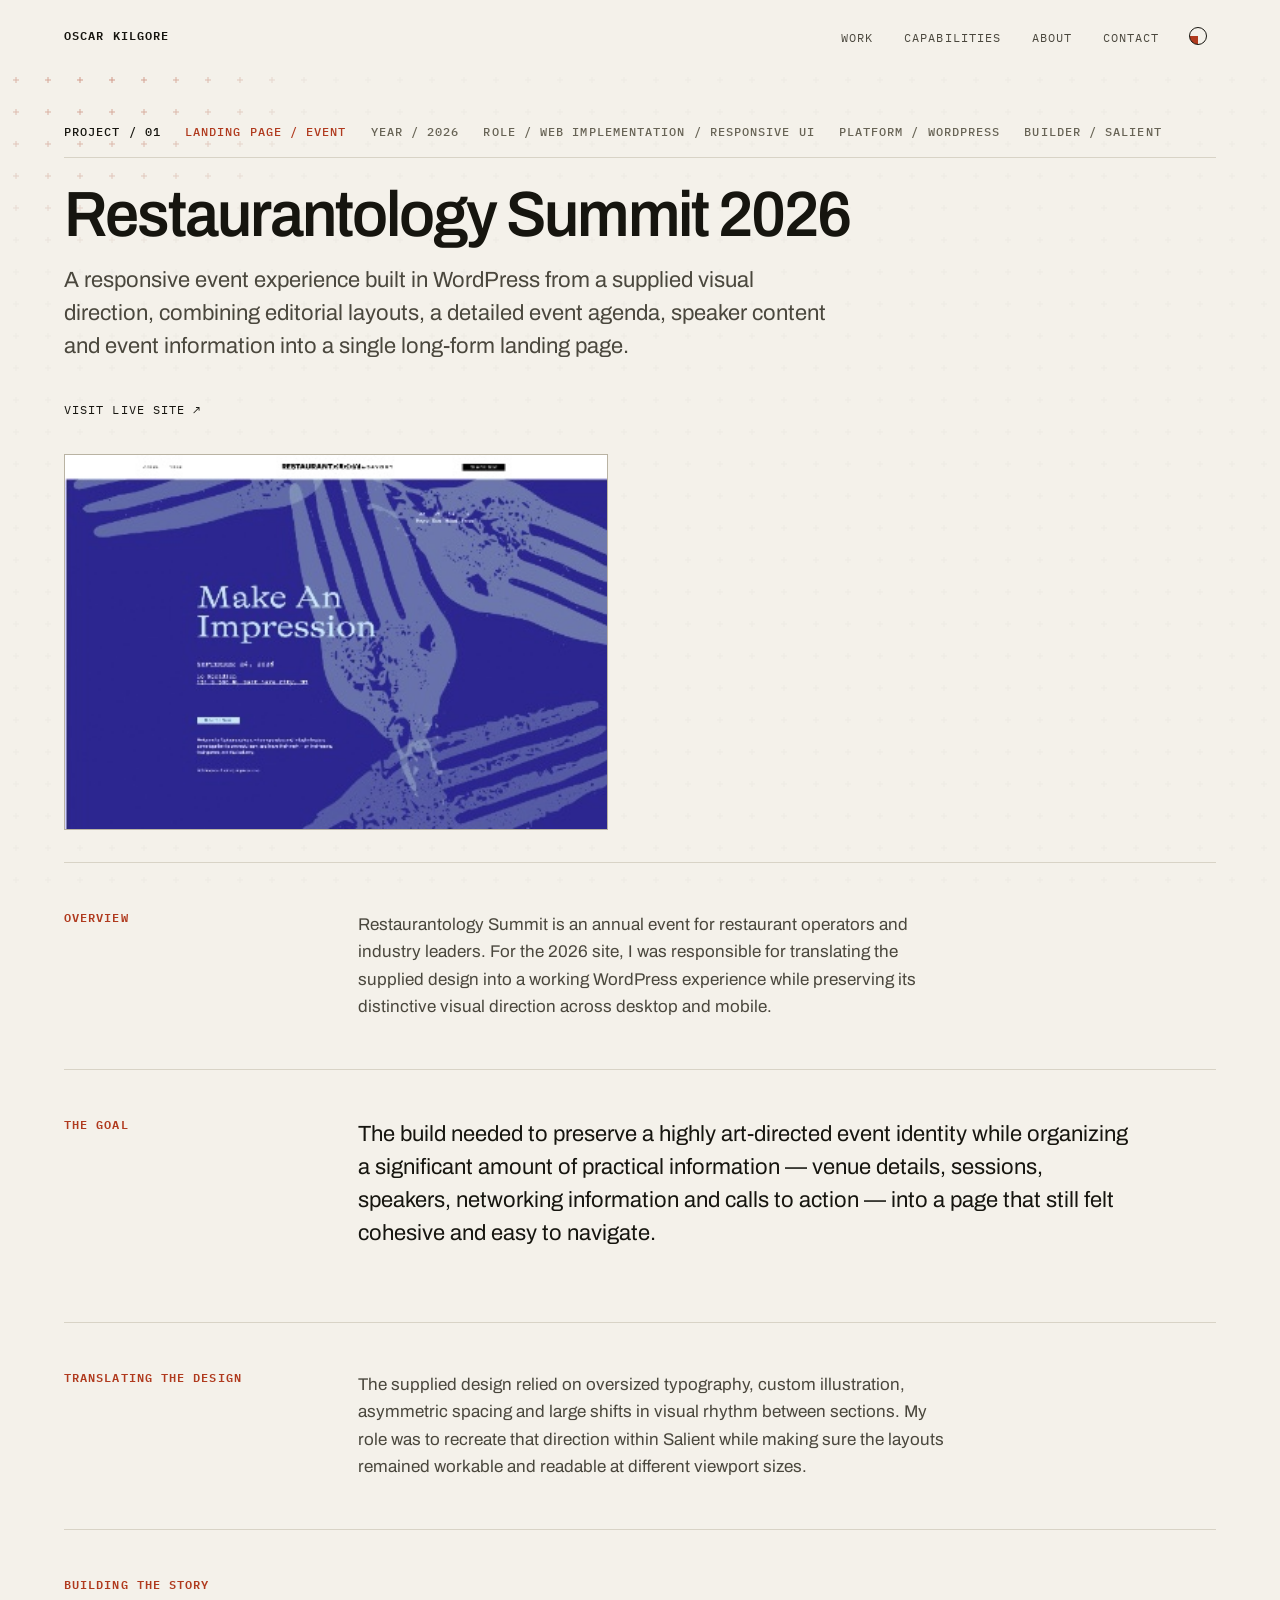
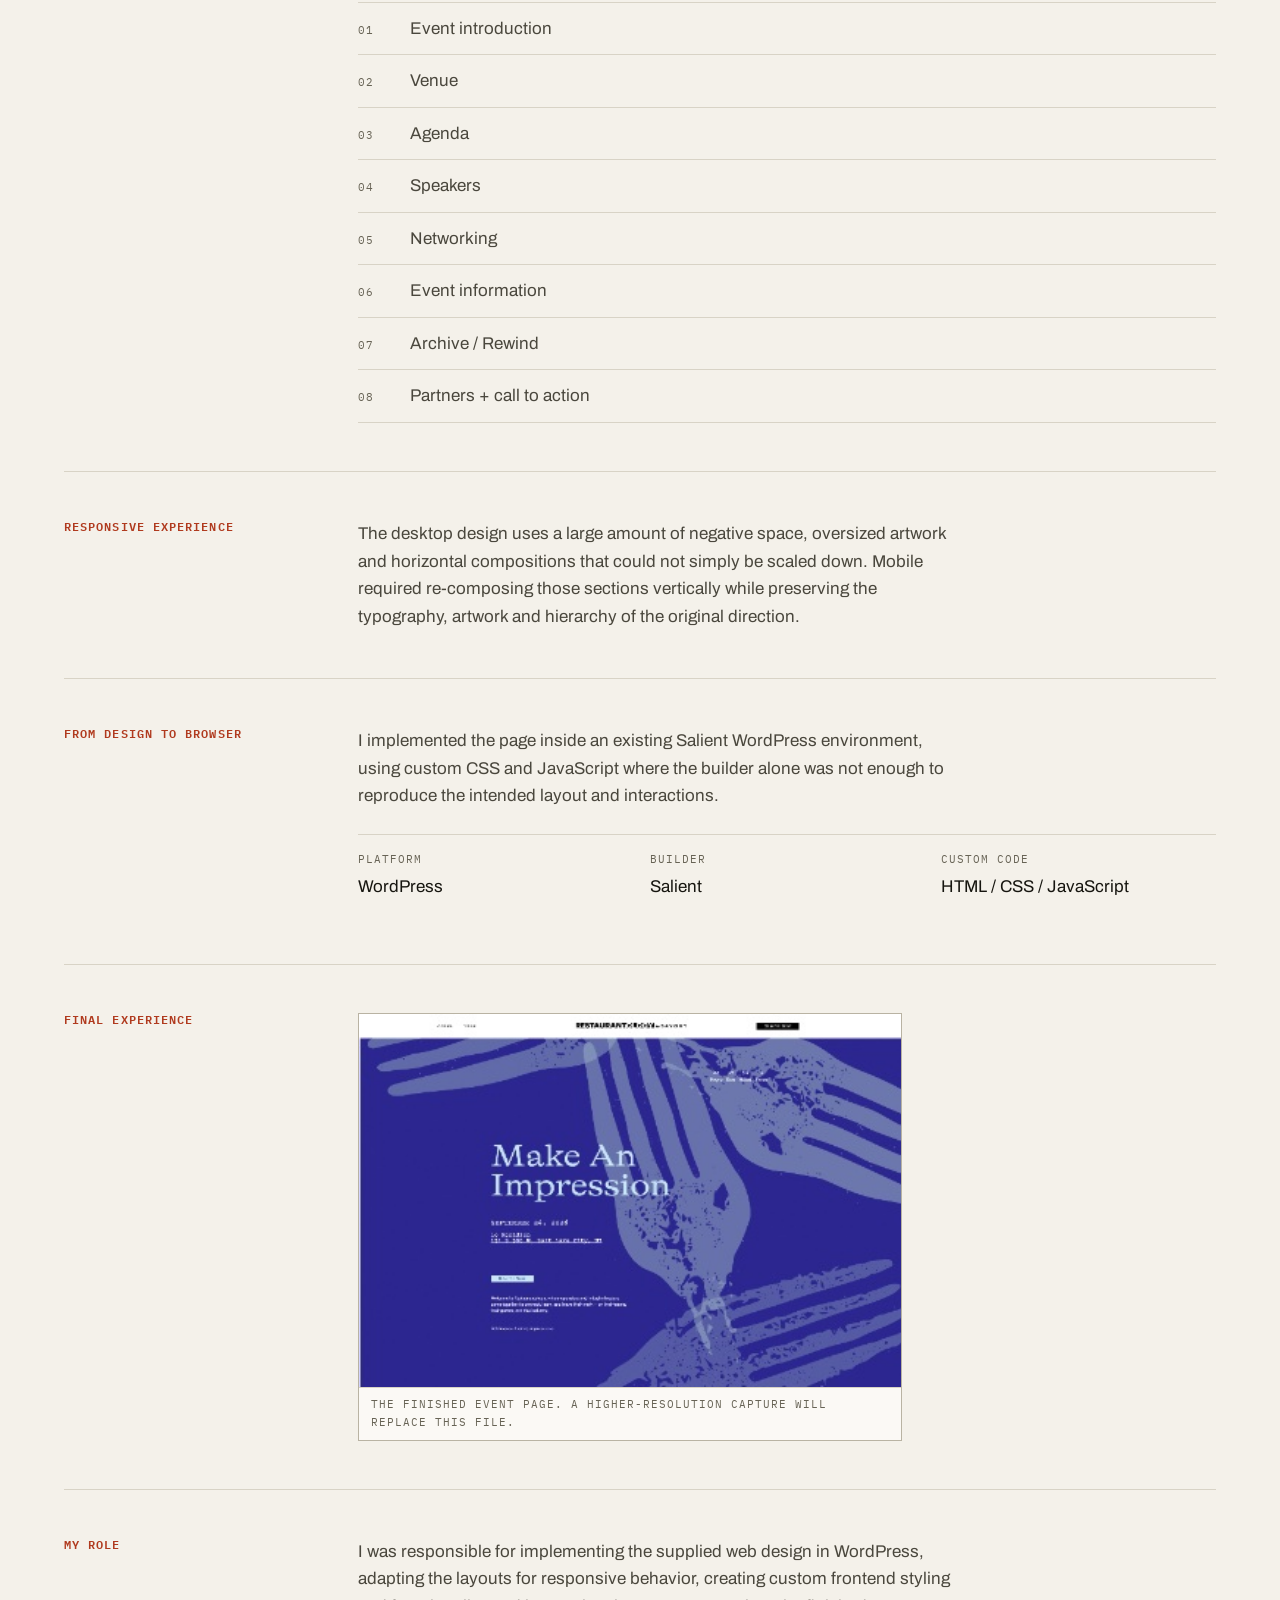
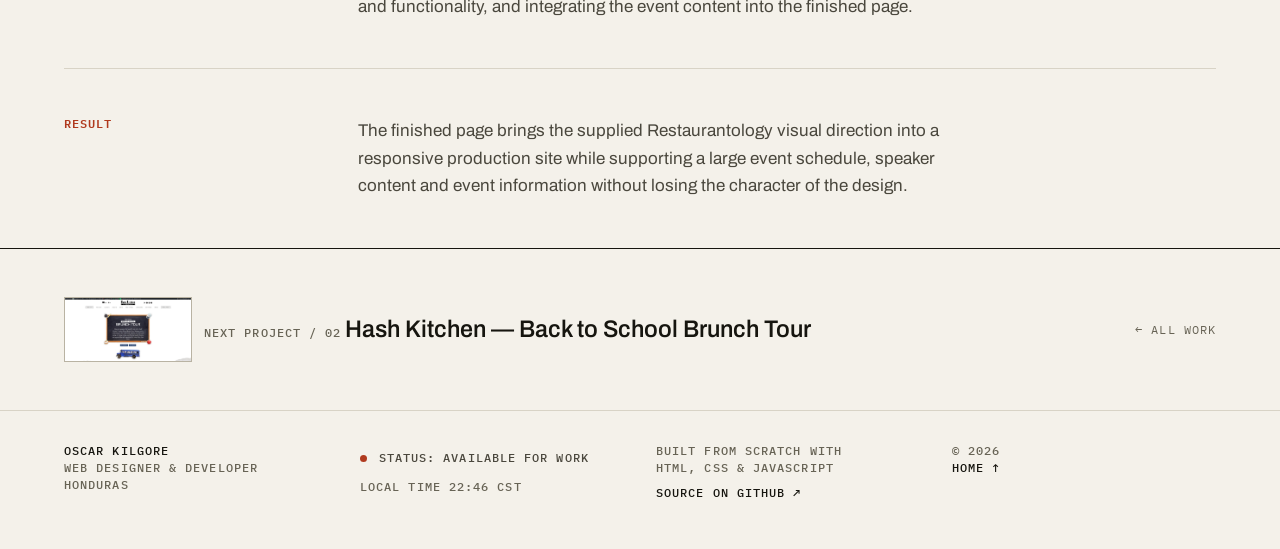
<file: projects/landing-page-01/index.html>
<!DOCTYPE html>
<html lang="en">
<head>
<meta charset="utf-8">
<meta name="viewport" content="width=device-width, initial-scale=1">

<title>Restaurantology Summit 2026 — Oscar Kilgore</title>
<meta name="description" content="A responsive event experience built in WordPress from a supplied visual direction, combining editorial layouts, a detailed event agenda, speaker content and event information into a single long-form landing page.">
<meta name="author" content="Oscar Kilgore">

<!-- TODO: set the canonical once the domain is live. -->
<link rel="canonical" href="https://example.com/projects/landing-page-01/">
<meta property="og:type" content="article">
<meta property="og:title" content="Restaurantology Summit 2026 — Oscar Kilgore">
<meta property="og:description" content="A responsive event experience built in WordPress from a supplied visual direction, combining editorial layouts, a detailed event agenda, speaker content and event information into a single long-form landing page.">
<meta name="theme-color" content="#f4f1ea" media="(prefers-color-scheme: light)">
<meta name="theme-color" content="#14130f" media="(prefers-color-scheme: dark)">

<link rel="preconnect" href="https://fonts.googleapis.com">
<link rel="preconnect" href="https://fonts.gstatic.com" crossorigin>
<link rel="stylesheet" href="https://fonts.googleapis.com/css2?family=Archivo:wdth,wght@62..125,100..900&family=IBM+Plex+Mono:wght@400;500;600&display=swap">

<link rel="stylesheet" href="../../assets/css/main.css">
<link rel="stylesheet" href="../../assets/css/components.css">
<link rel="stylesheet" href="../../assets/css/responsive.css">
<link rel="stylesheet" href="../../assets/css/atmosphere.css">
<link rel="stylesheet" href="../../assets/css/project-page.css">

<script>
  document.documentElement.classList.add('js');
  try {
    // First visit follows the operating system; after that the stored
    // choice wins. Set before first paint so no palette ever flashes.
    var t = localStorage.getItem('ok-theme');
    if (!t) t = matchMedia('(prefers-color-scheme: dark)').matches ? 'ink' : 'paper';
    document.documentElement.setAttribute('data-theme', t);
  } catch (e) {}
</script>
</head>

<body>
<a class="skip-link" href="#main">Skip to content</a>

<div class="atmos" aria-hidden="true">
  <div class="atmos__base"></div>
  <div class="atmos__glow" data-atmos-glow></div>
</div>

<header class="masthead" data-masthead>
  <div class="masthead__inner">
    <a class="wordmark" href="../../index.html" aria-label="Oscar Kilgore — home">
      O<span class="wordmark__rest">scar&nbsp;</span>K<span class="wordmark__rest">ilgore</span><span class="wordmark__dot" aria-hidden="true"></span>
    </a>
    <div class="masthead__end">
      <nav class="nav" aria-label="Primary">
        <ul class="nav__list">
          <li><a class="nav__link" href="../../index.html#work"><span class="nav__roll" aria-hidden="true"><span>Work</span><span>Work</span></span><span class="visually-hidden">Work</span></a></li>
          <li><a class="nav__link" href="../../index.html#capabilities"><span class="nav__roll" aria-hidden="true"><span>Capabilities</span><span>Capabilities</span></span><span class="visually-hidden">Capabilities</span></a></li>
          <li><a class="nav__link" href="../../index.html#about"><span class="nav__roll" aria-hidden="true"><span>About</span><span>About</span></span><span class="visually-hidden">About</span></a></li>
          <li><a class="nav__link" href="../../index.html#contact"><span class="nav__roll" aria-hidden="true"><span>Contact</span><span>Contact</span></span><span class="visually-hidden">Contact</span></a></li>
        </ul>
      </nav>

      <div class="theme" data-theme-picker>
        <button class="theme__trigger" type="button" aria-expanded="false" aria-controls="theme-panel" aria-label="Colour theme" data-theme-trigger>
          <span class="theme__chip" aria-hidden="true"></span>
        </button>
        <div class="theme__panel" id="theme-panel" hidden data-theme-panel>
          <span class="theme__caption mono">Palette</span>
          <div class="theme__wheel" role="radiogroup" aria-label="Colour theme">
            <button class="theme__option" type="button" role="radio" aria-checked="true" tabindex="0" data-theme-value="paper" style="--chip-paper:#f4f1ea;--chip-ink:#16150f;--chip-accent:#b03a1e"><span class="theme__chip" aria-hidden="true"></span>Paper</button>
            <button class="theme__option" type="button" role="radio" aria-checked="false" tabindex="-1" data-theme-value="blueprint" style="--chip-paper:#eef1f5;--chip-ink:#10151c;--chip-accent:#2b4a9b"><span class="theme__chip" aria-hidden="true"></span>Blueprint</button>
            <button class="theme__option" type="button" role="radio" aria-checked="false" tabindex="-1" data-theme-value="moss" style="--chip-paper:#f2f0e6;--chip-ink:#14170f;--chip-accent:#3f6b3a"><span class="theme__chip" aria-hidden="true"></span>Moss</button>
            <button class="theme__option" type="button" role="radio" aria-checked="false" tabindex="-1" data-theme-value="ink" style="--chip-paper:#14130f;--chip-ink:#efebe0;--chip-accent:#e56a47"><span class="theme__chip" aria-hidden="true"></span>Ink</button>
            <button class="theme__option" type="button" role="radio" aria-checked="false" tabindex="-1" data-theme-value="carbon" style="--chip-paper:#0f1216;--chip-ink:#e6ebf2;--chip-accent:#e0a020"><span class="theme__chip" aria-hidden="true"></span>Carbon</button>
          </div>
          <p class="theme__note mono">Five palettes, eleven custom properties. No component knows a theme exists.</p>
        </div>
      </div>
    </div>
  </div>
</header>

<main id="main">

  <section class="pp-hero shell">
    <p class="pp-hero__meta mono">
      <span class="mono--ink">Project / 01</span>
      <span class="mono--accent">Landing page / Event</span>
      <span>Year / 2026</span>
      <span>Role / Web implementation / Responsive UI</span>
      <span>Platform / WordPress</span>
      <span>Builder / Salient</span>
    </p>

    <h1 class="pp-hero__title">Restaurantology Summit 2026</h1>
    <p class="pp-hero__summary">A responsive event experience built in WordPress from a supplied visual direction, combining editorial layouts, a detailed event agenda, speaker content and event information into a single long-form landing page.</p>

    <p class="pp-hero__live">
      <a class="link" href="https://restaurantologysummit.com/" target="_blank" rel="noopener noreferrer" data-cursor="external">Visit live site <span aria-hidden="true">↗</span></a>
    </p>

    <figure class="shot pp-hero__shot shot--source-small">
      <img src="../../assets/images/projects/landing-01-restaurantology.jpg" alt="Restaurantology Summit 2026" width="369" height="254" fetchpriority="high" decoding="async">
    </figure>
  </section>

  <div class="pp-body shell">

  <section class="pp-section">
    <div class="pp-section__inner">
      <h2 class="pp-section__title">Overview</h2>
      <div class="pp-section__content">
        <div class="pp-prose">
          <p>Restaurantology Summit is an annual event for restaurant operators and industry leaders. For the 2026 site, I was responsible for translating the supplied design into a working WordPress experience while preserving its distinctive visual direction across desktop and mobile.</p>
        </div>
        <!-- TODO: add client / project context once confirmed with Oscar. -->
      </div>
    </div>
  </section>

  <section class="pp-section">
    <div class="pp-section__inner">
      <h2 class="pp-section__title">The goal</h2>
      <div class="pp-section__content">
        <p class="pp-section__lead">The build needed to preserve a highly art-directed event identity while organizing a significant amount of practical information — venue details, sessions, speakers, networking information and calls to action — into a page that still felt cohesive and easy to navigate.</p>
      </div>
    </div>
  </section>

  <section class="pp-section">
    <div class="pp-section__inner">
      <h2 class="pp-section__title">Translating the design</h2>
      <div class="pp-section__content">
        <div class="pp-prose">
          <p>The supplied design relied on oversized typography, custom illustration, asymmetric spacing and large shifts in visual rhythm between sections. My role was to recreate that direction within Salient while making sure the layouts remained workable and readable at different viewport sizes.</p>
        </div>
      </div>
    </div>
  </section>

  <section class="pp-section">
    <div class="pp-section__inner">
      <h2 class="pp-section__title">Building the story</h2>
      <div class="pp-section__content">
        <ol class="pp-structure">
          <li data-step="01">Event introduction</li>
          <li data-step="02">Venue</li>
          <li data-step="03">Agenda</li>
          <li data-step="04">Speakers</li>
          <li data-step="05">Networking</li>
          <li data-step="06">Event information</li>
          <li data-step="07">Archive / Rewind</li>
          <li data-step="08">Partners + call to action</li>
        </ol>
      </div>
    </div>
  </section>

  <section class="pp-section">
    <div class="pp-section__inner">
      <h2 class="pp-section__title">Responsive experience</h2>
      <div class="pp-section__content">
        <div class="pp-prose">
          <p>The desktop design uses a large amount of negative space, oversized artwork and horizontal compositions that could not simply be scaled down. Mobile required re-composing those sections vertically while preserving the typography, artwork and hierarchy of the original direction.</p>
        </div>
        <!-- TODO: add a mobile screenshot. The supplied full-page mobile
             capture is only 79px wide, which is too low-resolution to show. -->
      </div>
    </div>
  </section>

  <section class="pp-section">
    <div class="pp-section__inner">
      <h2 class="pp-section__title">From design to browser</h2>
      <div class="pp-section__content">
        <div class="pp-prose">
          <p>I implemented the page inside an existing Salient WordPress environment, using custom CSS and JavaScript where the builder alone was not enough to reproduce the intended layout and interactions.</p>
        </div>
        <dl class="pp-facts">
          <div><dt>Platform</dt><dd>WordPress</dd></div>
          <div><dt>Builder</dt><dd>Salient</dd></div>
          <div><dt>Custom code</dt><dd>HTML / CSS / JavaScript</dd></div>
        </dl>
      </div>
    </div>
  </section>

  <section class="pp-section pp-section--final">
    <div class="pp-section__inner">
      <h2 class="pp-section__title">Final experience</h2>
      <div class="pp-section__content">
        <figure class="shot shot--source-small">
          <img src="../../assets/images/projects/landing-01-restaurantology.jpg" alt="Restaurantology Summit 2026 event landing page" width="369" height="254" loading="lazy" decoding="async">
          <figcaption>The finished event page. A higher-resolution capture will replace this file.</figcaption>
        </figure>
      </div>
    </div>
  </section>

  <section class="pp-section">
    <div class="pp-section__inner">
      <h2 class="pp-section__title">My role</h2>
      <div class="pp-section__content">
        <div class="pp-prose">
          <p>I was responsible for implementing the supplied web design in WordPress, adapting the layouts for responsive behavior, creating custom frontend styling and functionality, and integrating the event content into the finished page.</p>
        </div>
      </div>
    </div>
  </section>

  <section class="pp-section">
    <div class="pp-section__inner">
      <h2 class="pp-section__title">Result</h2>
      <div class="pp-section__content">
        <div class="pp-prose">
          <p>The finished page brings the supplied Restaurantology visual direction into a responsive production site while supporting a large event schedule, speaker content and event information without losing the character of the design.</p>
        </div>
      </div>
    </div>
  </section>
  </div>

  <nav class="pp-next shell" aria-label="Project navigation">
    <a class="pp-next__link" href="../../projects/landing-page-02/">
      <figure class="shot pp-next__shot">
        <img src="../../assets/images/projects/landing-02-hash.jpg" alt="Hash Kitchen — Back to School Brunch Tour" width="1167" height="584" loading="lazy" decoding="async">
      </figure>
      <span>
        <span class="mono">Next project / 02</span>
        <span class="pp-next__title">Hash Kitchen — Back to School Brunch Tour</span>
      </span>
    </a>
    <a class="pp-next__all" href="../../index.html#work"><span aria-hidden="true">←</span> All work</a>
  </nav>

</main>

<footer class="colophon shell">
  <div class="colophon__grid">
    <div>
      <p class="mono mono--ink">Oscar Kilgore</p>
      <p class="mono">Web Designer &amp; Developer</p>
      <p class="mono">Honduras</p>
    </div>
    <div>
      <p class="mono colophon__status"><span class="pip" aria-hidden="true"></span>Status: available for work</p>
      <p class="mono" data-bugs-resolved hidden>Bugs / 1 resolved</p>
      <p class="mono mt-2">Local time <span data-local-time>—</span></p>
    </div>
    <div>
      <p class="mono">Built from scratch with<br>HTML, CSS &amp; JavaScript</p>
      <p class="mono mt-2"><a class="link" href="https://github.com/Oskr10/okilgore" target="_blank" rel="noopener noreferrer" data-cursor="external">Source on GitHub ↗</a></p>
    </div>
    <div>
      <p class="mono">&copy; <span data-year>2026</span></p>
      <p class="mono"><a class="link" href="../../index.html">Home ↑</a></p>
    </div>
  </div>
</footer>

<script src="../../assets/js/utils.js" defer></script>
<script src="../../assets/js/theme.js" defer></script>
<script src="../../assets/js/atmosphere.js" defer></script>
<script src="../../assets/js/cursor.js" defer></script>
<script src="../../assets/js/magnetic.js" defer></script>
<script src="../../assets/js/main.js" defer></script>
</body>
</html>
</file>
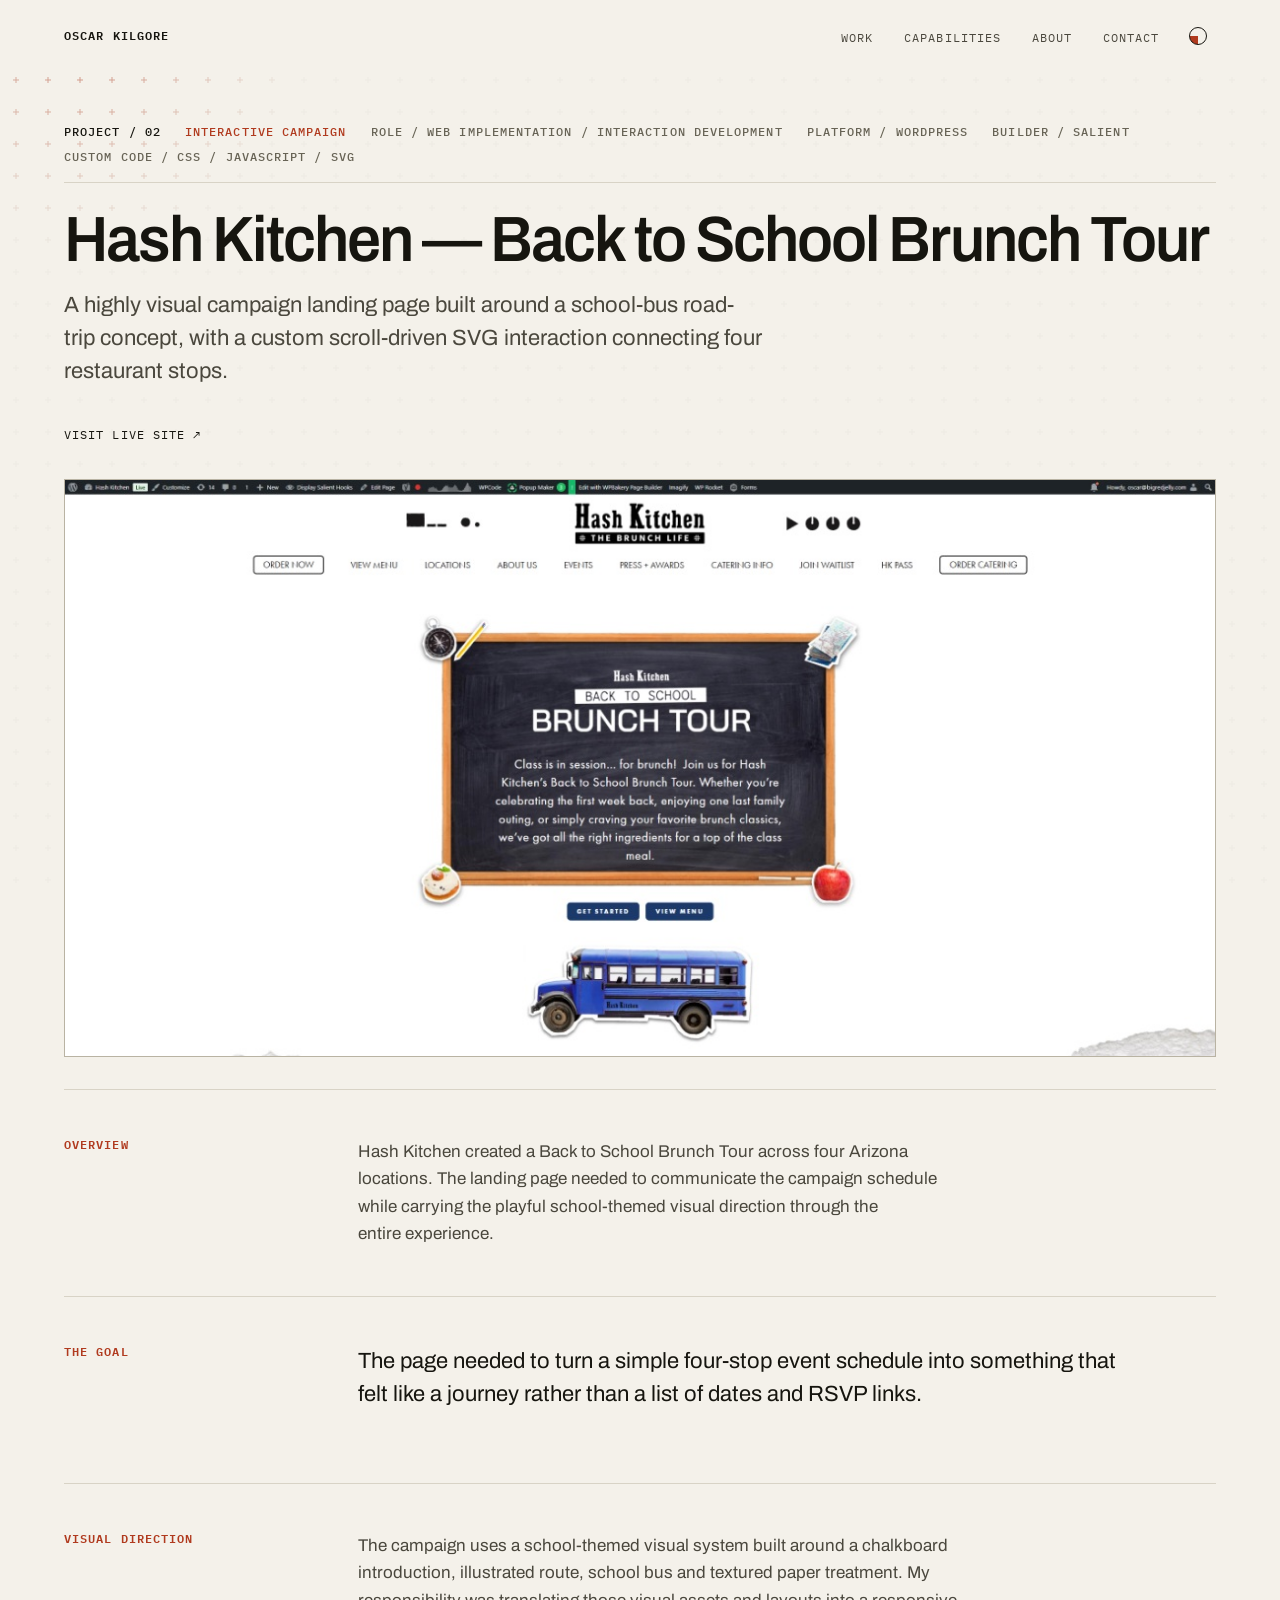
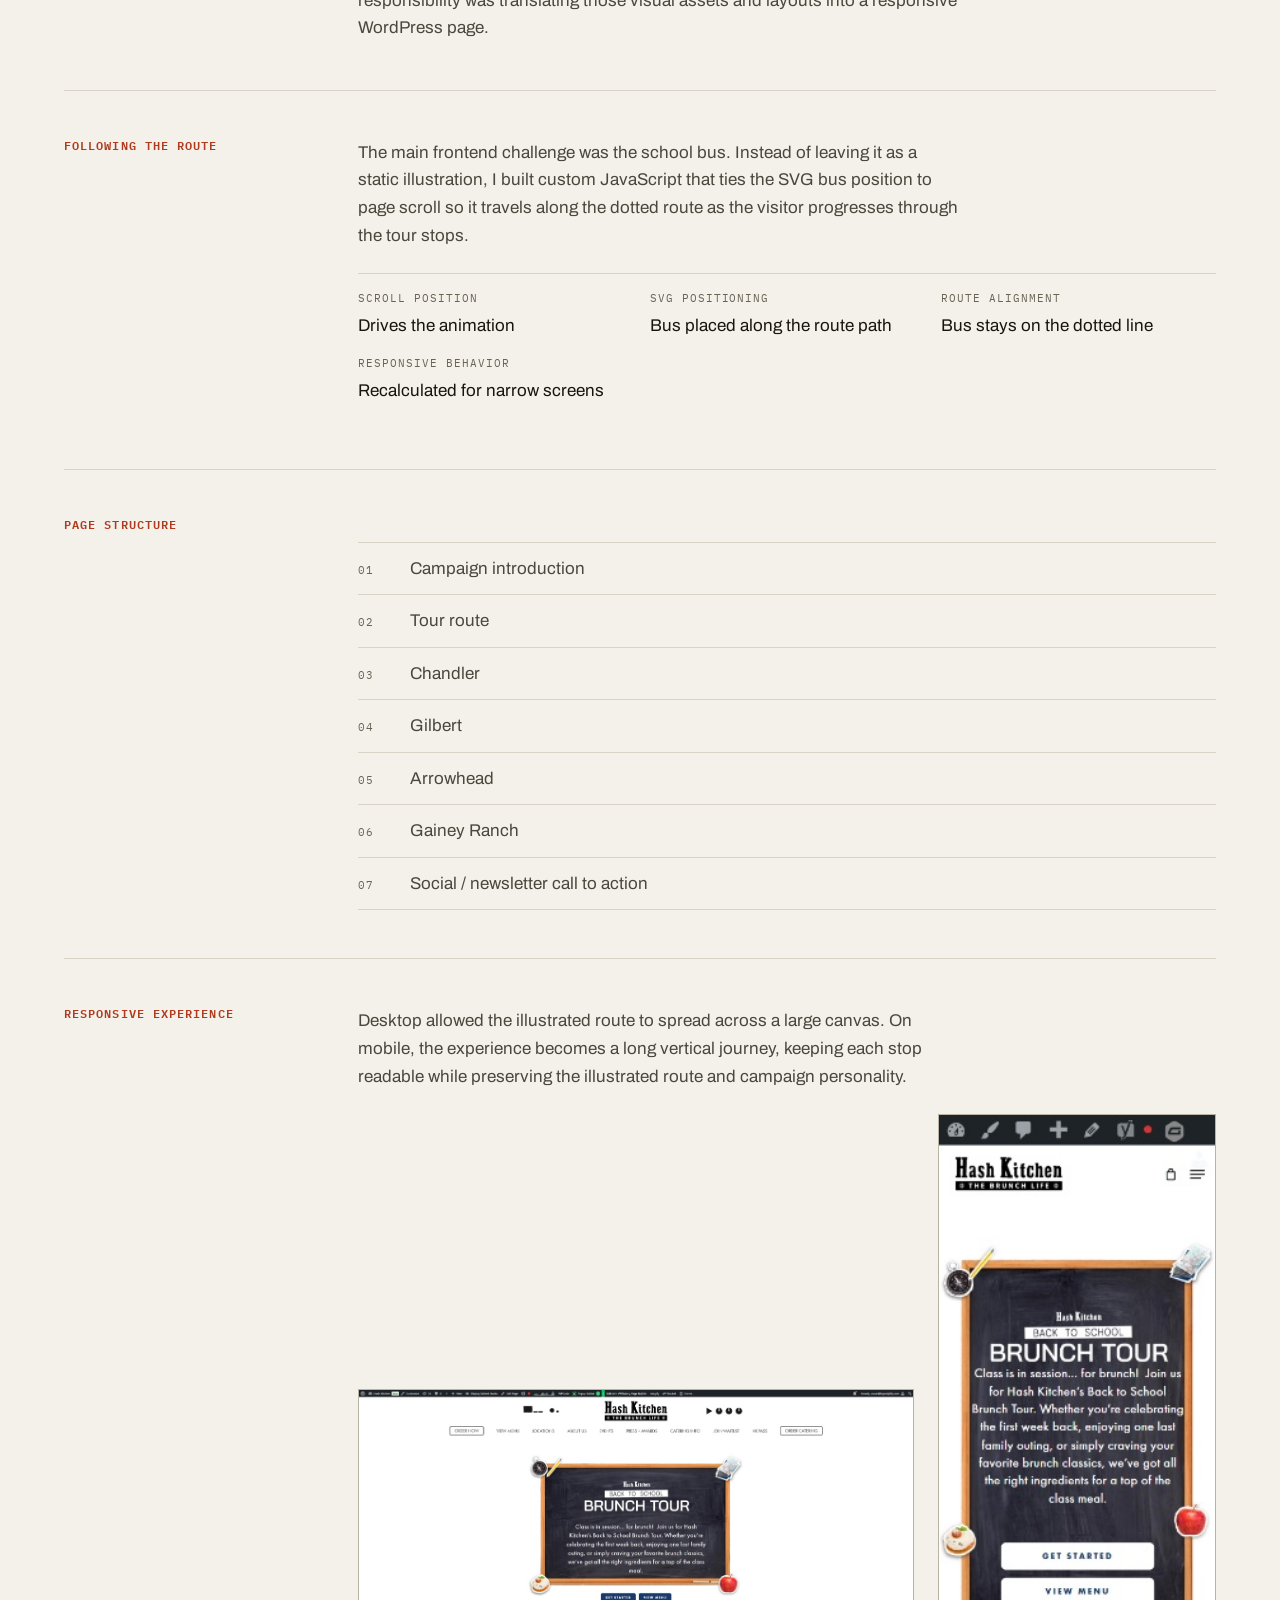
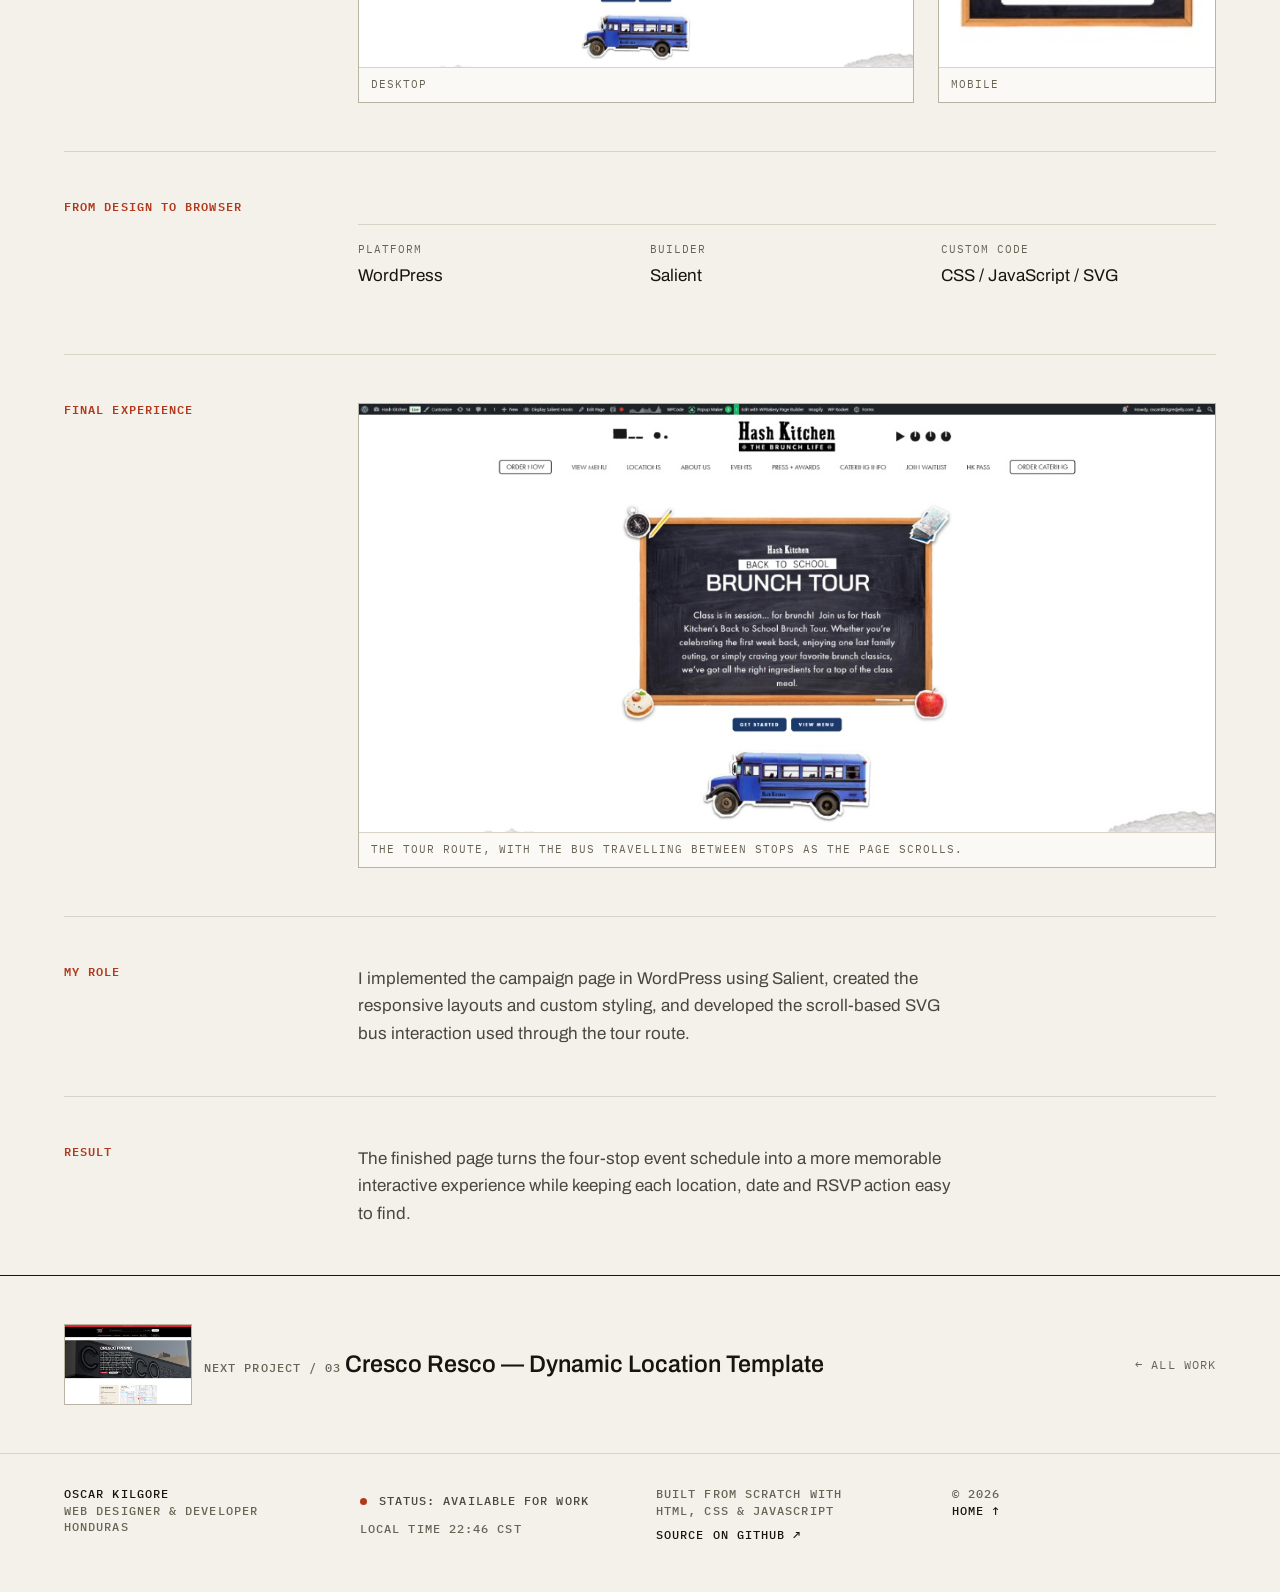
<file: projects/landing-page-02/index.html>
<!DOCTYPE html>
<html lang="en">
<head>
<meta charset="utf-8">
<meta name="viewport" content="width=device-width, initial-scale=1">

<title>Hash Kitchen — Back to School Brunch Tour — Oscar Kilgore</title>
<meta name="description" content="A highly visual campaign landing page built around a school-bus road-trip concept, with a custom scroll-driven SVG interaction connecting four restaurant stops.">
<meta name="author" content="Oscar Kilgore">

<!-- TODO: set the canonical once the domain is live. -->
<link rel="canonical" href="https://example.com/projects/landing-page-02/">
<meta property="og:type" content="article">
<meta property="og:title" content="Hash Kitchen — Back to School Brunch Tour — Oscar Kilgore">
<meta property="og:description" content="A highly visual campaign landing page built around a school-bus road-trip concept, with a custom scroll-driven SVG interaction connecting four restaurant stops.">
<meta name="theme-color" content="#f4f1ea" media="(prefers-color-scheme: light)">
<meta name="theme-color" content="#14130f" media="(prefers-color-scheme: dark)">

<link rel="preconnect" href="https://fonts.googleapis.com">
<link rel="preconnect" href="https://fonts.gstatic.com" crossorigin>
<link rel="stylesheet" href="https://fonts.googleapis.com/css2?family=Archivo:wdth,wght@62..125,100..900&family=IBM+Plex+Mono:wght@400;500;600&display=swap">

<link rel="stylesheet" href="../../assets/css/main.css">
<link rel="stylesheet" href="../../assets/css/components.css">
<link rel="stylesheet" href="../../assets/css/responsive.css">
<link rel="stylesheet" href="../../assets/css/atmosphere.css">
<link rel="stylesheet" href="../../assets/css/project-page.css">

<script>
  document.documentElement.classList.add('js');
  try {
    // First visit follows the operating system; after that the stored
    // choice wins. Set before first paint so no palette ever flashes.
    var t = localStorage.getItem('ok-theme');
    if (!t) t = matchMedia('(prefers-color-scheme: dark)').matches ? 'ink' : 'paper';
    document.documentElement.setAttribute('data-theme', t);
  } catch (e) {}
</script>
</head>

<body>
<a class="skip-link" href="#main">Skip to content</a>

<div class="atmos" aria-hidden="true">
  <div class="atmos__base"></div>
  <div class="atmos__glow" data-atmos-glow></div>
</div>

<header class="masthead" data-masthead>
  <div class="masthead__inner">
    <a class="wordmark" href="../../index.html" aria-label="Oscar Kilgore — home">
      O<span class="wordmark__rest">scar&nbsp;</span>K<span class="wordmark__rest">ilgore</span><span class="wordmark__dot" aria-hidden="true"></span>
    </a>
    <div class="masthead__end">
      <nav class="nav" aria-label="Primary">
        <ul class="nav__list">
          <li><a class="nav__link" href="../../index.html#work"><span class="nav__roll" aria-hidden="true"><span>Work</span><span>Work</span></span><span class="visually-hidden">Work</span></a></li>
          <li><a class="nav__link" href="../../index.html#capabilities"><span class="nav__roll" aria-hidden="true"><span>Capabilities</span><span>Capabilities</span></span><span class="visually-hidden">Capabilities</span></a></li>
          <li><a class="nav__link" href="../../index.html#about"><span class="nav__roll" aria-hidden="true"><span>About</span><span>About</span></span><span class="visually-hidden">About</span></a></li>
          <li><a class="nav__link" href="../../index.html#contact"><span class="nav__roll" aria-hidden="true"><span>Contact</span><span>Contact</span></span><span class="visually-hidden">Contact</span></a></li>
        </ul>
      </nav>

      <div class="theme" data-theme-picker>
        <button class="theme__trigger" type="button" aria-expanded="false" aria-controls="theme-panel" aria-label="Colour theme" data-theme-trigger>
          <span class="theme__chip" aria-hidden="true"></span>
        </button>
        <div class="theme__panel" id="theme-panel" hidden data-theme-panel>
          <span class="theme__caption mono">Palette</span>
          <div class="theme__wheel" role="radiogroup" aria-label="Colour theme">
            <button class="theme__option" type="button" role="radio" aria-checked="true" tabindex="0" data-theme-value="paper" style="--chip-paper:#f4f1ea;--chip-ink:#16150f;--chip-accent:#b03a1e"><span class="theme__chip" aria-hidden="true"></span>Paper</button>
            <button class="theme__option" type="button" role="radio" aria-checked="false" tabindex="-1" data-theme-value="blueprint" style="--chip-paper:#eef1f5;--chip-ink:#10151c;--chip-accent:#2b4a9b"><span class="theme__chip" aria-hidden="true"></span>Blueprint</button>
            <button class="theme__option" type="button" role="radio" aria-checked="false" tabindex="-1" data-theme-value="moss" style="--chip-paper:#f2f0e6;--chip-ink:#14170f;--chip-accent:#3f6b3a"><span class="theme__chip" aria-hidden="true"></span>Moss</button>
            <button class="theme__option" type="button" role="radio" aria-checked="false" tabindex="-1" data-theme-value="ink" style="--chip-paper:#14130f;--chip-ink:#efebe0;--chip-accent:#e56a47"><span class="theme__chip" aria-hidden="true"></span>Ink</button>
            <button class="theme__option" type="button" role="radio" aria-checked="false" tabindex="-1" data-theme-value="carbon" style="--chip-paper:#0f1216;--chip-ink:#e6ebf2;--chip-accent:#e0a020"><span class="theme__chip" aria-hidden="true"></span>Carbon</button>
          </div>
          <p class="theme__note mono">Five palettes, eleven custom properties. No component knows a theme exists.</p>
        </div>
      </div>
    </div>
  </div>
</header>

<main id="main">

  <section class="pp-hero shell">
    <p class="pp-hero__meta mono">
      <span class="mono--ink">Project / 02</span>
      <span class="mono--accent">Interactive campaign</span>
      <span>Role / Web implementation / Interaction development</span>
      <span>Platform / WordPress</span>
      <span>Builder / Salient</span>
      <span>Custom code / CSS / JavaScript / SVG</span>
    </p>

    <h1 class="pp-hero__title">Hash Kitchen — Back to School Brunch Tour</h1>
    <p class="pp-hero__summary">A highly visual campaign landing page built around a school-bus road-trip concept, with a custom scroll-driven SVG interaction connecting four restaurant stops.</p>

    <p class="pp-hero__live">
      <a class="link" href="https://hashkitchen.com/hash-back-to-school/" target="_blank" rel="noopener noreferrer" data-cursor="external">Visit live site <span aria-hidden="true">↗</span></a>
    </p>

    <figure class="shot pp-hero__shot">
      <img src="../../assets/images/projects/landing-02-hash.jpg" alt="Hash Kitchen — Back to School Brunch Tour" width="1167" height="584" fetchpriority="high" decoding="async">
    </figure>
  </section>

  <div class="pp-body shell">

  <section class="pp-section">
    <div class="pp-section__inner">
      <h2 class="pp-section__title">Overview</h2>
      <div class="pp-section__content">
        <div class="pp-prose">
          <p>Hash Kitchen created a Back to School Brunch Tour across four Arizona locations. The landing page needed to communicate the campaign schedule while carrying the playful school-themed visual direction through the entire experience.</p>
        </div>
      </div>
    </div>
  </section>

  <section class="pp-section">
    <div class="pp-section__inner">
      <h2 class="pp-section__title">The goal</h2>
      <div class="pp-section__content">
        <p class="pp-section__lead">The page needed to turn a simple four-stop event schedule into something that felt like a journey rather than a list of dates and RSVP links.</p>
      </div>
    </div>
  </section>

  <section class="pp-section">
    <div class="pp-section__inner">
      <h2 class="pp-section__title">Visual direction</h2>
      <div class="pp-section__content">
        <div class="pp-prose">
          <p>The campaign uses a school-themed visual system built around a chalkboard introduction, illustrated route, school bus and textured paper treatment. My responsibility was translating those visual assets and layouts into a responsive WordPress page.</p>
        </div>
        <!-- TODO: if Oscar designed any specific portion of the campaign
             visuals, name it here and adjust the ownership wording. -->
      </div>
    </div>
  </section>

  <section class="pp-section">
    <div class="pp-section__inner">
      <h2 class="pp-section__title">Following the route</h2>
      <div class="pp-section__content">
        <div class="pp-prose">
          <p>The main frontend challenge was the school bus. Instead of leaving it as a static illustration, I built custom JavaScript that ties the SVG bus position to page scroll so it travels along the dotted route as the visitor progresses through the tour stops.</p>
        </div>
        <dl class="pp-facts">
          <div><dt>Scroll position</dt><dd>Drives the animation</dd></div>
          <div><dt>SVG positioning</dt><dd>Bus placed along the route path</dd></div>
          <div><dt>Route alignment</dt><dd>Bus stays on the dotted line</dd></div>
          <div><dt>Responsive behavior</dt><dd>Recalculated for narrow screens</dd></div>
        </dl>
      </div>
    </div>
  </section>

  <section class="pp-section">
    <div class="pp-section__inner">
      <h2 class="pp-section__title">Page structure</h2>
      <div class="pp-section__content">
        <ol class="pp-structure">
          <li data-step="01">Campaign introduction</li>
          <li data-step="02">Tour route</li>
          <li data-step="03">Chandler</li>
          <li data-step="04">Gilbert</li>
          <li data-step="05">Arrowhead</li>
          <li data-step="06">Gainey Ranch</li>
          <li data-step="07">Social / newsletter call to action</li>
        </ol>
      </div>
    </div>
  </section>

  <section class="pp-section">
    <div class="pp-section__inner">
      <h2 class="pp-section__title">Responsive experience</h2>
      <div class="pp-section__content">
        <div class="pp-prose">
          <p>Desktop allowed the illustrated route to spread across a large canvas. On mobile, the experience becomes a long vertical journey, keeping each stop readable while preserving the illustrated route and campaign personality.</p>
        </div>
        <div class="pp-figures pp-figures--pair">
        <figure class="shot">
          <img src="../../assets/images/projects/landing-02-hash.jpg" alt="Hash Kitchen Back to School Brunch Tour on desktop" width="1167" height="584" loading="lazy" decoding="async">
          <figcaption>Desktop</figcaption>
        </figure>
        <figure class="shot">
          <img src="../../assets/images/projects/hero-mobile-hash.jpg" alt="Hash Kitchen Back to School Brunch Tour on mobile" width="217" height="434" loading="lazy" decoding="async">
          <figcaption>Mobile</figcaption>
        </figure>
        </div>
      </div>
    </div>
  </section>

  <section class="pp-section">
    <div class="pp-section__inner">
      <h2 class="pp-section__title">From design to browser</h2>
      <div class="pp-section__content">
        <dl class="pp-facts">
          <div><dt>Platform</dt><dd>WordPress</dd></div>
          <div><dt>Builder</dt><dd>Salient</dd></div>
          <div><dt>Custom code</dt><dd>CSS / JavaScript / SVG</dd></div>
        </dl>
      </div>
    </div>
  </section>

  <section class="pp-section pp-section--final">
    <div class="pp-section__inner">
      <h2 class="pp-section__title">Final experience</h2>
      <div class="pp-section__content">
        <figure class="shot">
          <img src="../../assets/images/projects/landing-02-hash.jpg" alt="Hash Kitchen Back to School Brunch Tour landing page" width="1167" height="584" loading="lazy" decoding="async">
          <figcaption>The tour route, with the bus travelling between stops as the page scrolls.</figcaption>
        </figure>
      </div>
    </div>
  </section>

  <section class="pp-section">
    <div class="pp-section__inner">
      <h2 class="pp-section__title">My role</h2>
      <div class="pp-section__content">
        <div class="pp-prose">
          <p>I implemented the campaign page in WordPress using Salient, created the responsive layouts and custom styling, and developed the scroll-based SVG bus interaction used through the tour route.</p>
        </div>
      </div>
    </div>
  </section>

  <section class="pp-section">
    <div class="pp-section__inner">
      <h2 class="pp-section__title">Result</h2>
      <div class="pp-section__content">
        <div class="pp-prose">
          <p>The finished page turns the four-stop event schedule into a more memorable interactive experience while keeping each location, date and RSVP action easy to find.</p>
        </div>
      </div>
    </div>
  </section>
  </div>

  <nav class="pp-next shell" aria-label="Project navigation">
    <a class="pp-next__link" href="../../projects/landing-page-03/">
      <figure class="shot pp-next__shot">
        <img src="../../assets/images/projects/landing-03-cresco-desktop.jpg" alt="Cresco Resco — Dynamic Location Template" width="907" height="567" loading="lazy" decoding="async">
      </figure>
      <span>
        <span class="mono">Next project / 03</span>
        <span class="pp-next__title">Cresco Resco — Dynamic Location Template</span>
      </span>
    </a>
    <a class="pp-next__all" href="../../index.html#work"><span aria-hidden="true">←</span> All work</a>
  </nav>

</main>

<footer class="colophon shell">
  <div class="colophon__grid">
    <div>
      <p class="mono mono--ink">Oscar Kilgore</p>
      <p class="mono">Web Designer &amp; Developer</p>
      <p class="mono">Honduras</p>
    </div>
    <div>
      <p class="mono colophon__status"><span class="pip" aria-hidden="true"></span>Status: available for work</p>
      <p class="mono" data-bugs-resolved hidden>Bugs / 1 resolved</p>
      <p class="mono mt-2">Local time <span data-local-time>—</span></p>
    </div>
    <div>
      <p class="mono">Built from scratch with<br>HTML, CSS &amp; JavaScript</p>
      <p class="mono mt-2"><a class="link" href="https://github.com/Oskr10/okilgore" target="_blank" rel="noopener noreferrer" data-cursor="external">Source on GitHub ↗</a></p>
    </div>
    <div>
      <p class="mono">&copy; <span data-year>2026</span></p>
      <p class="mono"><a class="link" href="../../index.html">Home ↑</a></p>
    </div>
  </div>
</footer>

<script src="../../assets/js/utils.js" defer></script>
<script src="../../assets/js/theme.js" defer></script>
<script src="../../assets/js/atmosphere.js" defer></script>
<script src="../../assets/js/cursor.js" defer></script>
<script src="../../assets/js/magnetic.js" defer></script>
<script src="../../assets/js/main.js" defer></script>
</body>
</html>
</file>
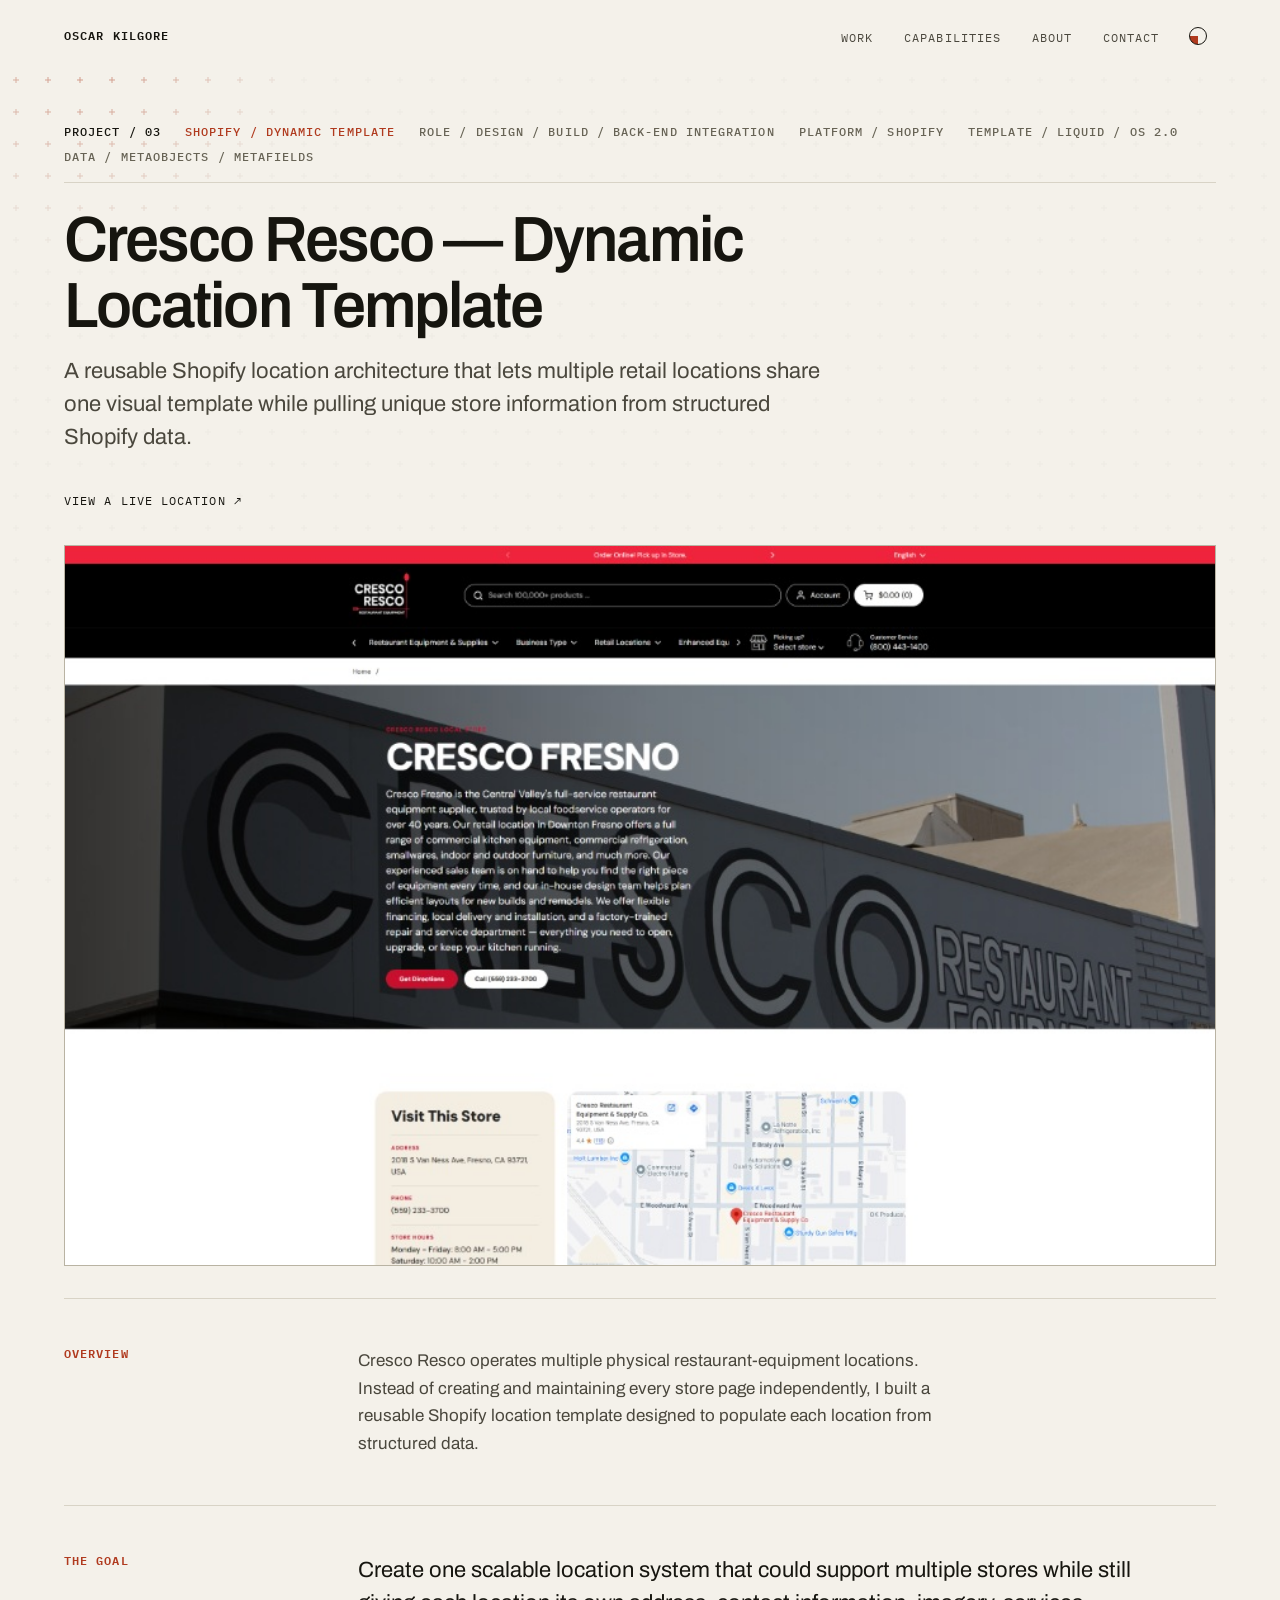
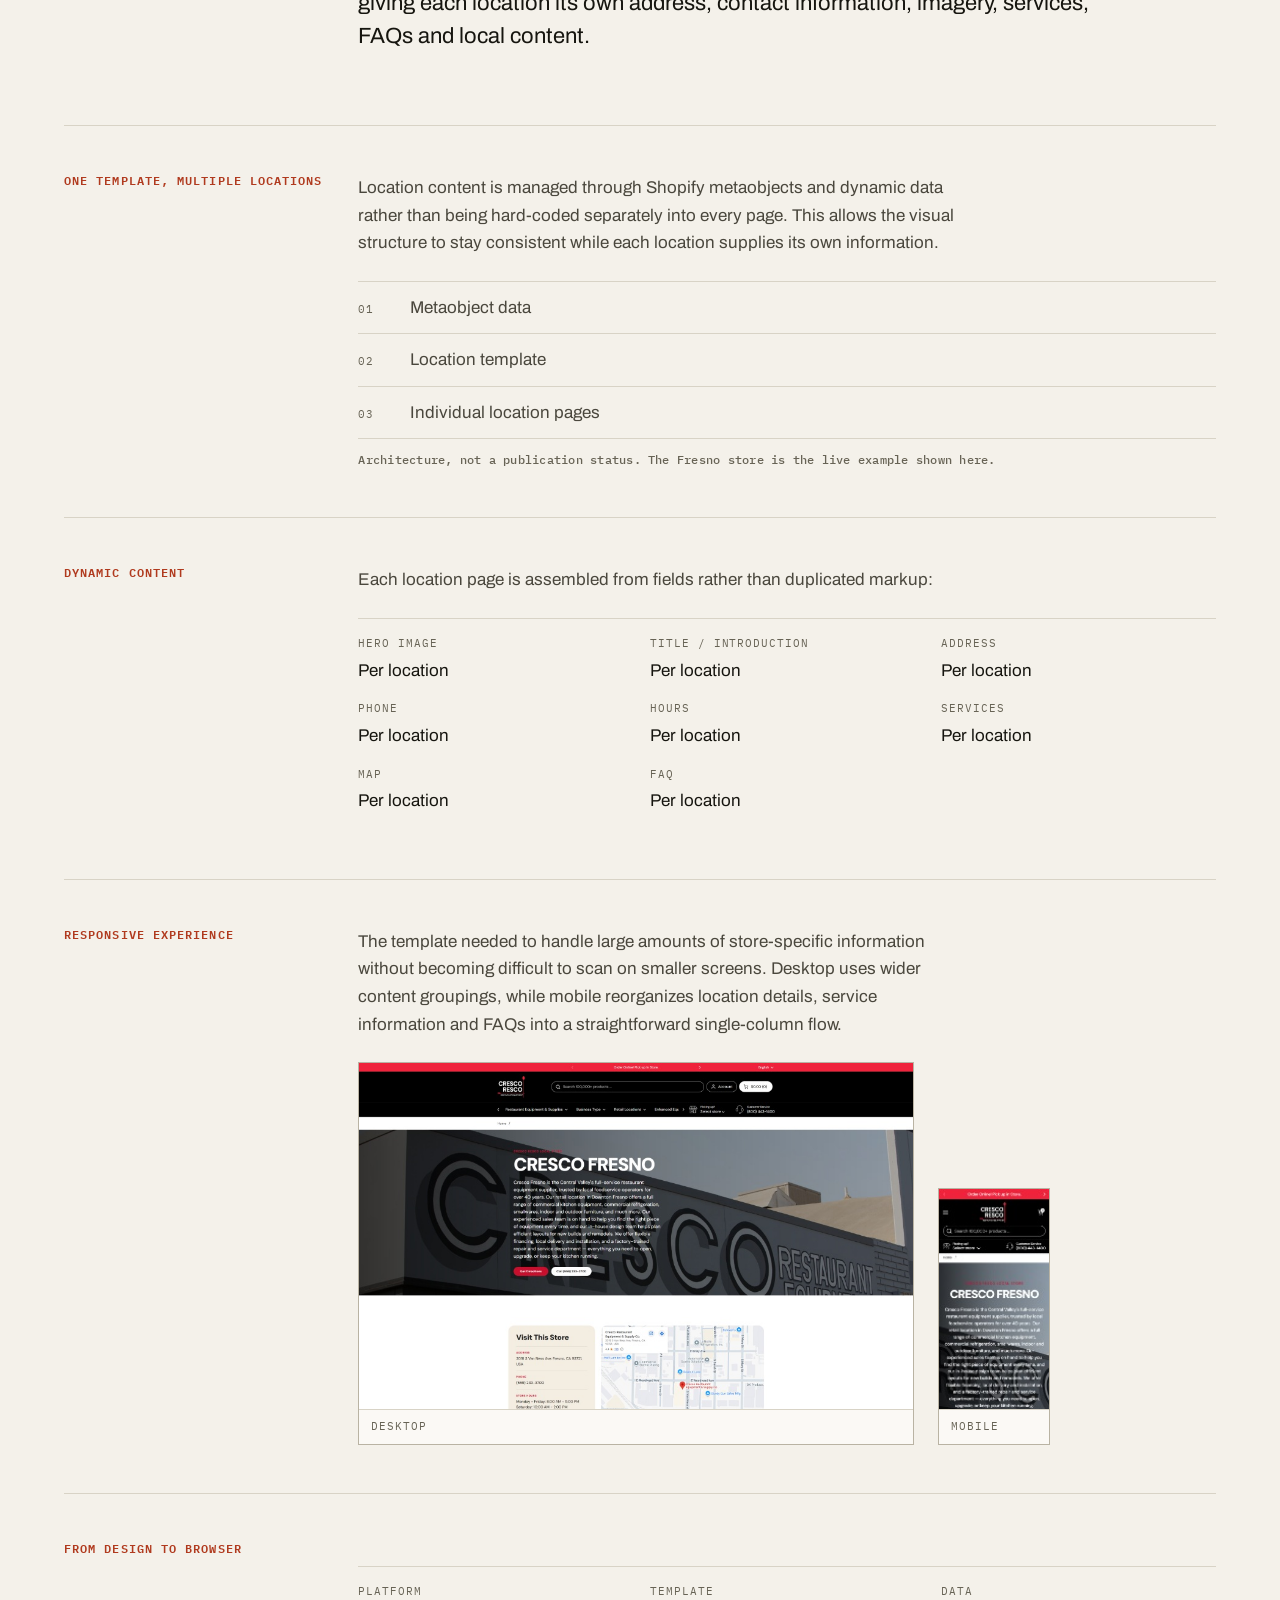
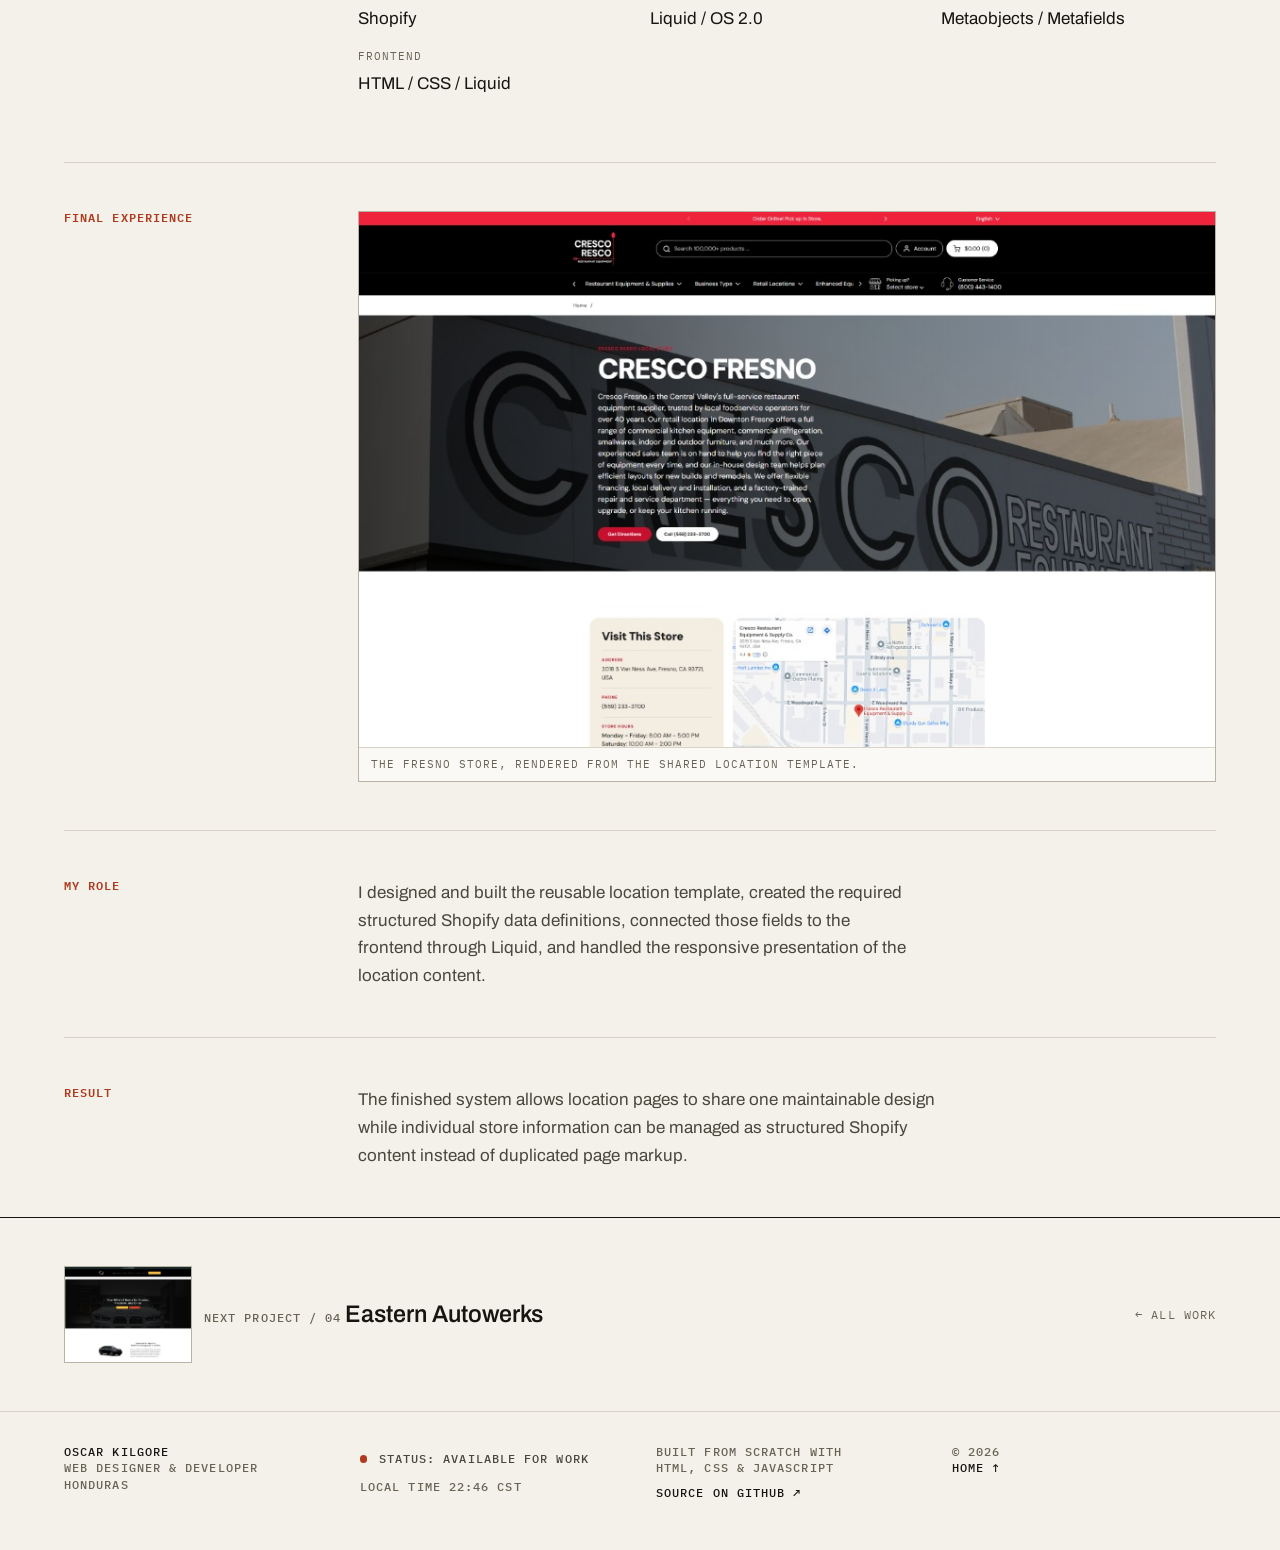
<file: projects/landing-page-03/index.html>
<!DOCTYPE html>
<html lang="en">
<head>
<meta charset="utf-8">
<meta name="viewport" content="width=device-width, initial-scale=1">

<title>Cresco Resco — Dynamic Location Template — Oscar Kilgore</title>
<meta name="description" content="A reusable Shopify location architecture that lets multiple retail locations share one visual template while pulling unique store information from structured Shopify data.">
<meta name="author" content="Oscar Kilgore">

<!-- TODO: set the canonical once the domain is live. -->
<link rel="canonical" href="https://example.com/projects/landing-page-03/">
<meta property="og:type" content="article">
<meta property="og:title" content="Cresco Resco — Dynamic Location Template — Oscar Kilgore">
<meta property="og:description" content="A reusable Shopify location architecture that lets multiple retail locations share one visual template while pulling unique store information from structured Shopify data.">
<meta name="theme-color" content="#f4f1ea" media="(prefers-color-scheme: light)">
<meta name="theme-color" content="#14130f" media="(prefers-color-scheme: dark)">

<link rel="preconnect" href="https://fonts.googleapis.com">
<link rel="preconnect" href="https://fonts.gstatic.com" crossorigin>
<link rel="stylesheet" href="https://fonts.googleapis.com/css2?family=Archivo:wdth,wght@62..125,100..900&family=IBM+Plex+Mono:wght@400;500;600&display=swap">

<link rel="stylesheet" href="../../assets/css/main.css">
<link rel="stylesheet" href="../../assets/css/components.css">
<link rel="stylesheet" href="../../assets/css/responsive.css">
<link rel="stylesheet" href="../../assets/css/atmosphere.css">
<link rel="stylesheet" href="../../assets/css/project-page.css">

<script>
  document.documentElement.classList.add('js');
  try {
    // First visit follows the operating system; after that the stored
    // choice wins. Set before first paint so no palette ever flashes.
    var t = localStorage.getItem('ok-theme');
    if (!t) t = matchMedia('(prefers-color-scheme: dark)').matches ? 'ink' : 'paper';
    document.documentElement.setAttribute('data-theme', t);
  } catch (e) {}
</script>
</head>

<body>
<a class="skip-link" href="#main">Skip to content</a>

<div class="atmos" aria-hidden="true">
  <div class="atmos__base"></div>
  <div class="atmos__glow" data-atmos-glow></div>
</div>

<header class="masthead" data-masthead>
  <div class="masthead__inner">
    <a class="wordmark" href="../../index.html" aria-label="Oscar Kilgore — home">
      O<span class="wordmark__rest">scar&nbsp;</span>K<span class="wordmark__rest">ilgore</span><span class="wordmark__dot" aria-hidden="true"></span>
    </a>
    <div class="masthead__end">
      <nav class="nav" aria-label="Primary">
        <ul class="nav__list">
          <li><a class="nav__link" href="../../index.html#work"><span class="nav__roll" aria-hidden="true"><span>Work</span><span>Work</span></span><span class="visually-hidden">Work</span></a></li>
          <li><a class="nav__link" href="../../index.html#capabilities"><span class="nav__roll" aria-hidden="true"><span>Capabilities</span><span>Capabilities</span></span><span class="visually-hidden">Capabilities</span></a></li>
          <li><a class="nav__link" href="../../index.html#about"><span class="nav__roll" aria-hidden="true"><span>About</span><span>About</span></span><span class="visually-hidden">About</span></a></li>
          <li><a class="nav__link" href="../../index.html#contact"><span class="nav__roll" aria-hidden="true"><span>Contact</span><span>Contact</span></span><span class="visually-hidden">Contact</span></a></li>
        </ul>
      </nav>

      <div class="theme" data-theme-picker>
        <button class="theme__trigger" type="button" aria-expanded="false" aria-controls="theme-panel" aria-label="Colour theme" data-theme-trigger>
          <span class="theme__chip" aria-hidden="true"></span>
        </button>
        <div class="theme__panel" id="theme-panel" hidden data-theme-panel>
          <span class="theme__caption mono">Palette</span>
          <div class="theme__wheel" role="radiogroup" aria-label="Colour theme">
            <button class="theme__option" type="button" role="radio" aria-checked="true" tabindex="0" data-theme-value="paper" style="--chip-paper:#f4f1ea;--chip-ink:#16150f;--chip-accent:#b03a1e"><span class="theme__chip" aria-hidden="true"></span>Paper</button>
            <button class="theme__option" type="button" role="radio" aria-checked="false" tabindex="-1" data-theme-value="blueprint" style="--chip-paper:#eef1f5;--chip-ink:#10151c;--chip-accent:#2b4a9b"><span class="theme__chip" aria-hidden="true"></span>Blueprint</button>
            <button class="theme__option" type="button" role="radio" aria-checked="false" tabindex="-1" data-theme-value="moss" style="--chip-paper:#f2f0e6;--chip-ink:#14170f;--chip-accent:#3f6b3a"><span class="theme__chip" aria-hidden="true"></span>Moss</button>
            <button class="theme__option" type="button" role="radio" aria-checked="false" tabindex="-1" data-theme-value="ink" style="--chip-paper:#14130f;--chip-ink:#efebe0;--chip-accent:#e56a47"><span class="theme__chip" aria-hidden="true"></span>Ink</button>
            <button class="theme__option" type="button" role="radio" aria-checked="false" tabindex="-1" data-theme-value="carbon" style="--chip-paper:#0f1216;--chip-ink:#e6ebf2;--chip-accent:#e0a020"><span class="theme__chip" aria-hidden="true"></span>Carbon</button>
          </div>
          <p class="theme__note mono">Five palettes, eleven custom properties. No component knows a theme exists.</p>
        </div>
      </div>
    </div>
  </div>
</header>

<main id="main">

  <section class="pp-hero shell">
    <p class="pp-hero__meta mono">
      <span class="mono--ink">Project / 03</span>
      <span class="mono--accent">Shopify / Dynamic template</span>
      <span>Role / Design / Build / Back-end integration</span>
      <span>Platform / Shopify</span>
      <span>Template / Liquid / OS 2.0</span>
      <span>Data / Metaobjects / Metafields</span>
    </p>

    <h1 class="pp-hero__title">Cresco Resco — Dynamic Location Template</h1>
    <p class="pp-hero__summary">A reusable Shopify location architecture that lets multiple retail locations share one visual template while pulling unique store information from structured Shopify data.</p>

    <p class="pp-hero__live">
      <a class="link" href="https://restaurantequipment.com/pages/locations/cresco-store-fresno" target="_blank" rel="noopener noreferrer" data-cursor="external">View a live location <span aria-hidden="true">↗</span></a>
    </p>

    <figure class="shot pp-hero__shot">
      <img src="../../assets/images/projects/landing-03-cresco-desktop.jpg" alt="Cresco Resco — Dynamic Location Template" width="907" height="567" fetchpriority="high" decoding="async">
    </figure>
  </section>

  <div class="pp-body shell">

  <section class="pp-section">
    <div class="pp-section__inner">
      <h2 class="pp-section__title">Overview</h2>
      <div class="pp-section__content">
        <div class="pp-prose">
          <p>Cresco Resco operates multiple physical restaurant-equipment locations. Instead of creating and maintaining every store page independently, I built a reusable Shopify location template designed to populate each location from structured data.</p>
        </div>
      </div>
    </div>
  </section>

  <section class="pp-section">
    <div class="pp-section__inner">
      <h2 class="pp-section__title">The goal</h2>
      <div class="pp-section__content">
        <p class="pp-section__lead">Create one scalable location system that could support multiple stores while still giving each location its own address, contact information, imagery, services, FAQs and local content.</p>
      </div>
    </div>
  </section>

  <section class="pp-section">
    <div class="pp-section__inner">
      <h2 class="pp-section__title">One template, multiple locations</h2>
      <div class="pp-section__content">
        <div class="pp-prose">
          <p>Location content is managed through Shopify metaobjects and dynamic data rather than being hard-coded separately into every page. This allows the visual structure to stay consistent while each location supplies its own information.</p>
        </div>
        <ol class="pp-structure">
          <li data-step="01">Metaobject data</li>
          <li data-step="02">Location template</li>
          <li data-step="03">Individual location pages</li>
        </ol>
        <p class="pp-caption mono">Architecture, not a publication status. The Fresno store is the live example shown here.</p>
      </div>
    </div>
  </section>

  <section class="pp-section">
    <div class="pp-section__inner">
      <h2 class="pp-section__title">Dynamic content</h2>
      <div class="pp-section__content">
        <div class="pp-prose">
          <p>Each location page is assembled from fields rather than duplicated markup:</p>
        </div>
        <dl class="pp-facts">
          <div><dt>Hero image</dt><dd>Per location</dd></div>
          <div><dt>Title / introduction</dt><dd>Per location</dd></div>
          <div><dt>Address</dt><dd>Per location</dd></div>
          <div><dt>Phone</dt><dd>Per location</dd></div>
          <div><dt>Hours</dt><dd>Per location</dd></div>
          <div><dt>Services</dt><dd>Per location</dd></div>
          <div><dt>Map</dt><dd>Per location</dd></div>
          <div><dt>FAQ</dt><dd>Per location</dd></div>
        </dl>
      </div>
    </div>
  </section>

  <section class="pp-section">
    <div class="pp-section__inner">
      <h2 class="pp-section__title">Responsive experience</h2>
      <div class="pp-section__content">
        <div class="pp-prose">
          <p>The template needed to handle large amounts of store-specific information without becoming difficult to scan on smaller screens. Desktop uses wider content groupings, while mobile reorganizes location details, service information and FAQs into a straightforward single-column flow.</p>
        </div>
        <div class="pp-figures pp-figures--pair">
        <figure class="shot">
          <img src="../../assets/images/projects/landing-03-cresco-desktop.jpg" alt="Cresco Resco Fresno location page on desktop" width="907" height="567" loading="lazy" decoding="async">
          <figcaption>Desktop</figcaption>
        </figure>
        <figure class="shot shot--source-tiny">
          <img src="../../assets/images/projects/landing-03-cresco-mobile.jpg" alt="Cresco Resco Fresno location page on mobile" width="108" height="216" loading="lazy" decoding="async">
          <figcaption>Mobile</figcaption>
        </figure>
        </div>
      </div>
    </div>
  </section>

  <section class="pp-section">
    <div class="pp-section__inner">
      <h2 class="pp-section__title">From design to browser</h2>
      <div class="pp-section__content">
        <dl class="pp-facts">
          <div><dt>Platform</dt><dd>Shopify</dd></div>
          <div><dt>Template</dt><dd>Liquid / OS 2.0</dd></div>
          <div><dt>Data</dt><dd>Metaobjects / Metafields</dd></div>
          <div><dt>Frontend</dt><dd>HTML / CSS / Liquid</dd></div>
        </dl>
        <!-- TODO: add JavaScript to the stack only if the template actually
             uses it for something worth describing. -->
      </div>
    </div>
  </section>

  <section class="pp-section pp-section--final">
    <div class="pp-section__inner">
      <h2 class="pp-section__title">Final experience</h2>
      <div class="pp-section__content">
        <figure class="shot">
          <img src="../../assets/images/projects/landing-03-cresco-desktop.jpg" alt="Cresco Resco Fresno Shopify location page" width="907" height="567" loading="lazy" decoding="async">
          <figcaption>The Fresno store, rendered from the shared location template.</figcaption>
        </figure>
      </div>
    </div>
  </section>

  <section class="pp-section">
    <div class="pp-section__inner">
      <h2 class="pp-section__title">My role</h2>
      <div class="pp-section__content">
        <div class="pp-prose">
          <p>I designed and built the reusable location template, created the required structured Shopify data definitions, connected those fields to the frontend through Liquid, and handled the responsive presentation of the location content.</p>
        </div>
      </div>
    </div>
  </section>

  <section class="pp-section">
    <div class="pp-section__inner">
      <h2 class="pp-section__title">Result</h2>
      <div class="pp-section__content">
        <div class="pp-prose">
          <p>The finished system allows location pages to share one maintainable design while individual store information can be managed as structured Shopify content instead of duplicated page markup.</p>
        </div>
      </div>
    </div>
  </section>
  </div>

  <nav class="pp-next shell" aria-label="Project navigation">
    <a class="pp-next__link" href="../../projects/website-01/">
      <figure class="shot pp-next__shot">
        <img src="../../assets/images/projects/website-01-eastern-autowerks.jpg" alt="Eastern Autowerks" width="1053" height="790" loading="lazy" decoding="async">
      </figure>
      <span>
        <span class="mono">Next project / 04</span>
        <span class="pp-next__title">Eastern Autowerks</span>
      </span>
    </a>
    <a class="pp-next__all" href="../../index.html#work"><span aria-hidden="true">←</span> All work</a>
  </nav>

</main>

<footer class="colophon shell">
  <div class="colophon__grid">
    <div>
      <p class="mono mono--ink">Oscar Kilgore</p>
      <p class="mono">Web Designer &amp; Developer</p>
      <p class="mono">Honduras</p>
    </div>
    <div>
      <p class="mono colophon__status"><span class="pip" aria-hidden="true"></span>Status: available for work</p>
      <p class="mono" data-bugs-resolved hidden>Bugs / 1 resolved</p>
      <p class="mono mt-2">Local time <span data-local-time>—</span></p>
    </div>
    <div>
      <p class="mono">Built from scratch with<br>HTML, CSS &amp; JavaScript</p>
      <p class="mono mt-2"><a class="link" href="https://github.com/Oskr10/okilgore" target="_blank" rel="noopener noreferrer" data-cursor="external">Source on GitHub ↗</a></p>
    </div>
    <div>
      <p class="mono">&copy; <span data-year>2026</span></p>
      <p class="mono"><a class="link" href="../../index.html">Home ↑</a></p>
    </div>
  </div>
</footer>

<script src="../../assets/js/utils.js" defer></script>
<script src="../../assets/js/theme.js" defer></script>
<script src="../../assets/js/atmosphere.js" defer></script>
<script src="../../assets/js/cursor.js" defer></script>
<script src="../../assets/js/magnetic.js" defer></script>
<script src="../../assets/js/main.js" defer></script>
</body>
</html>
</file>
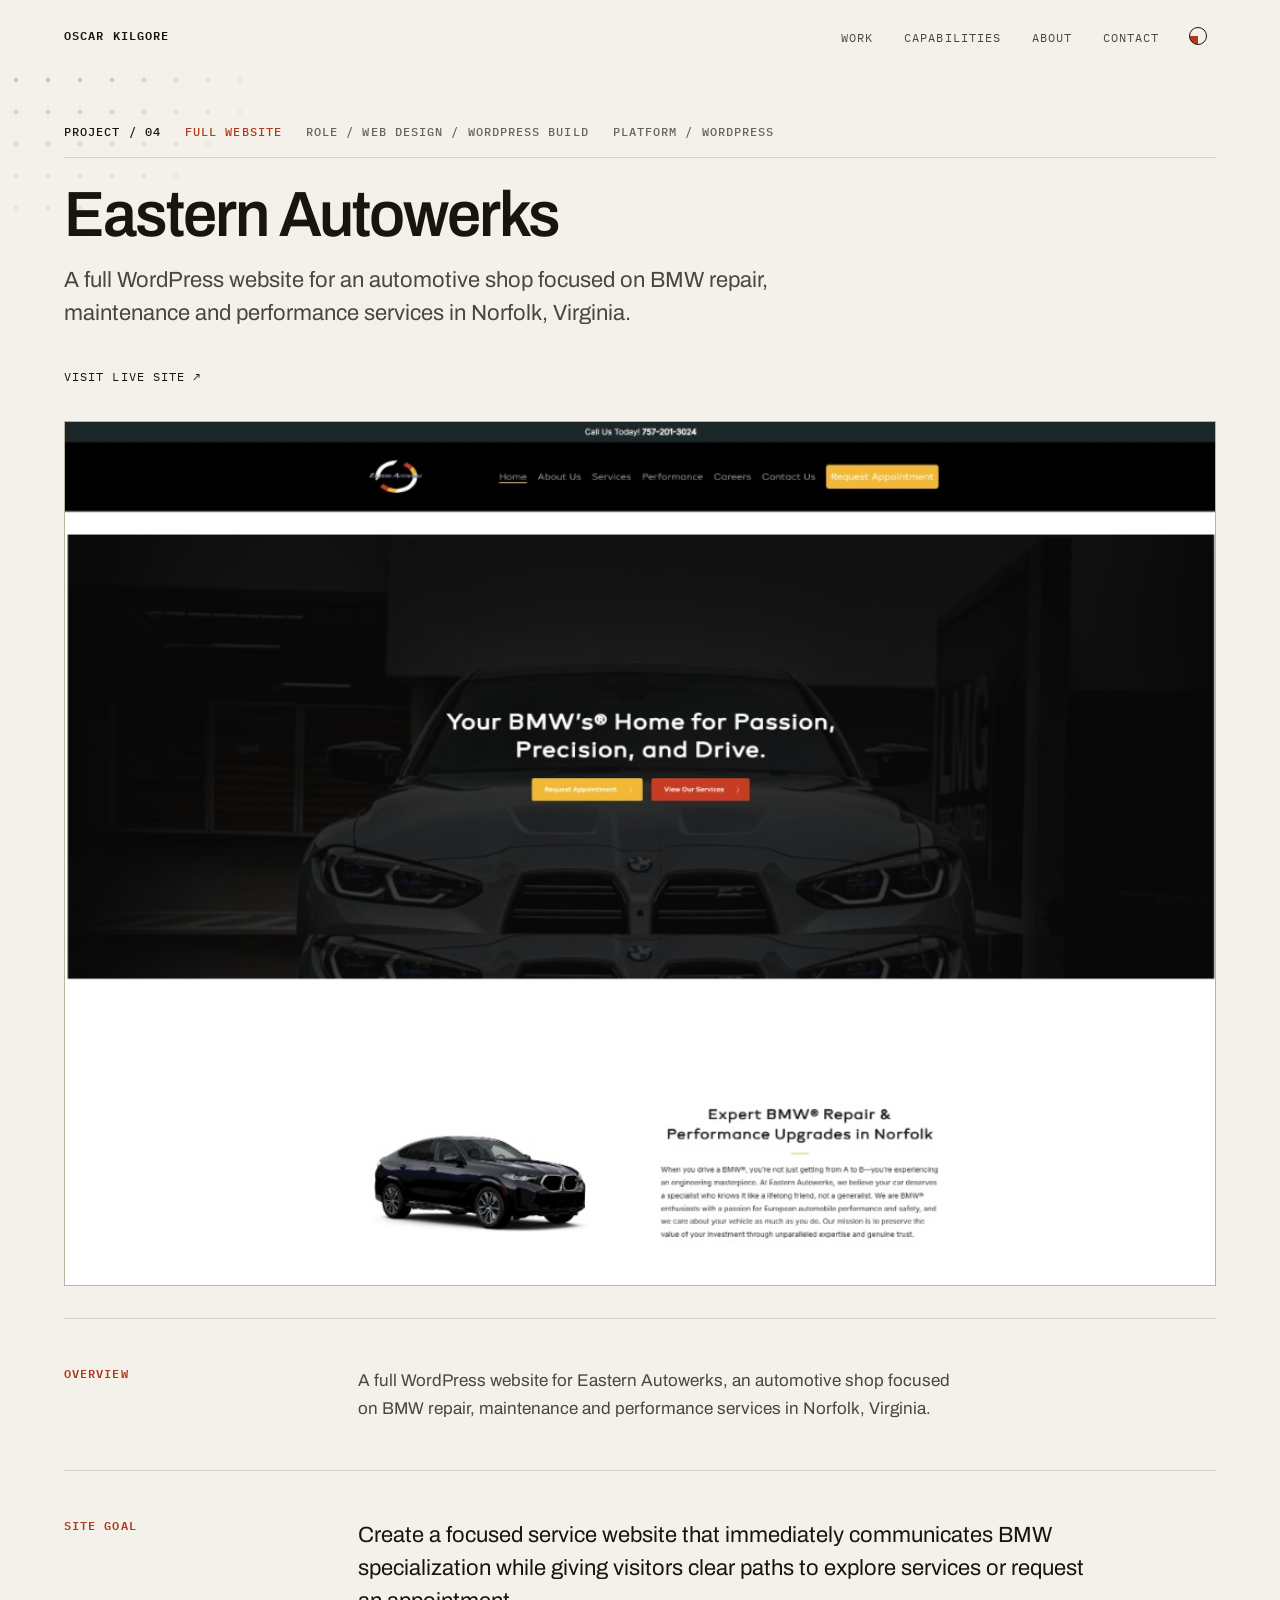
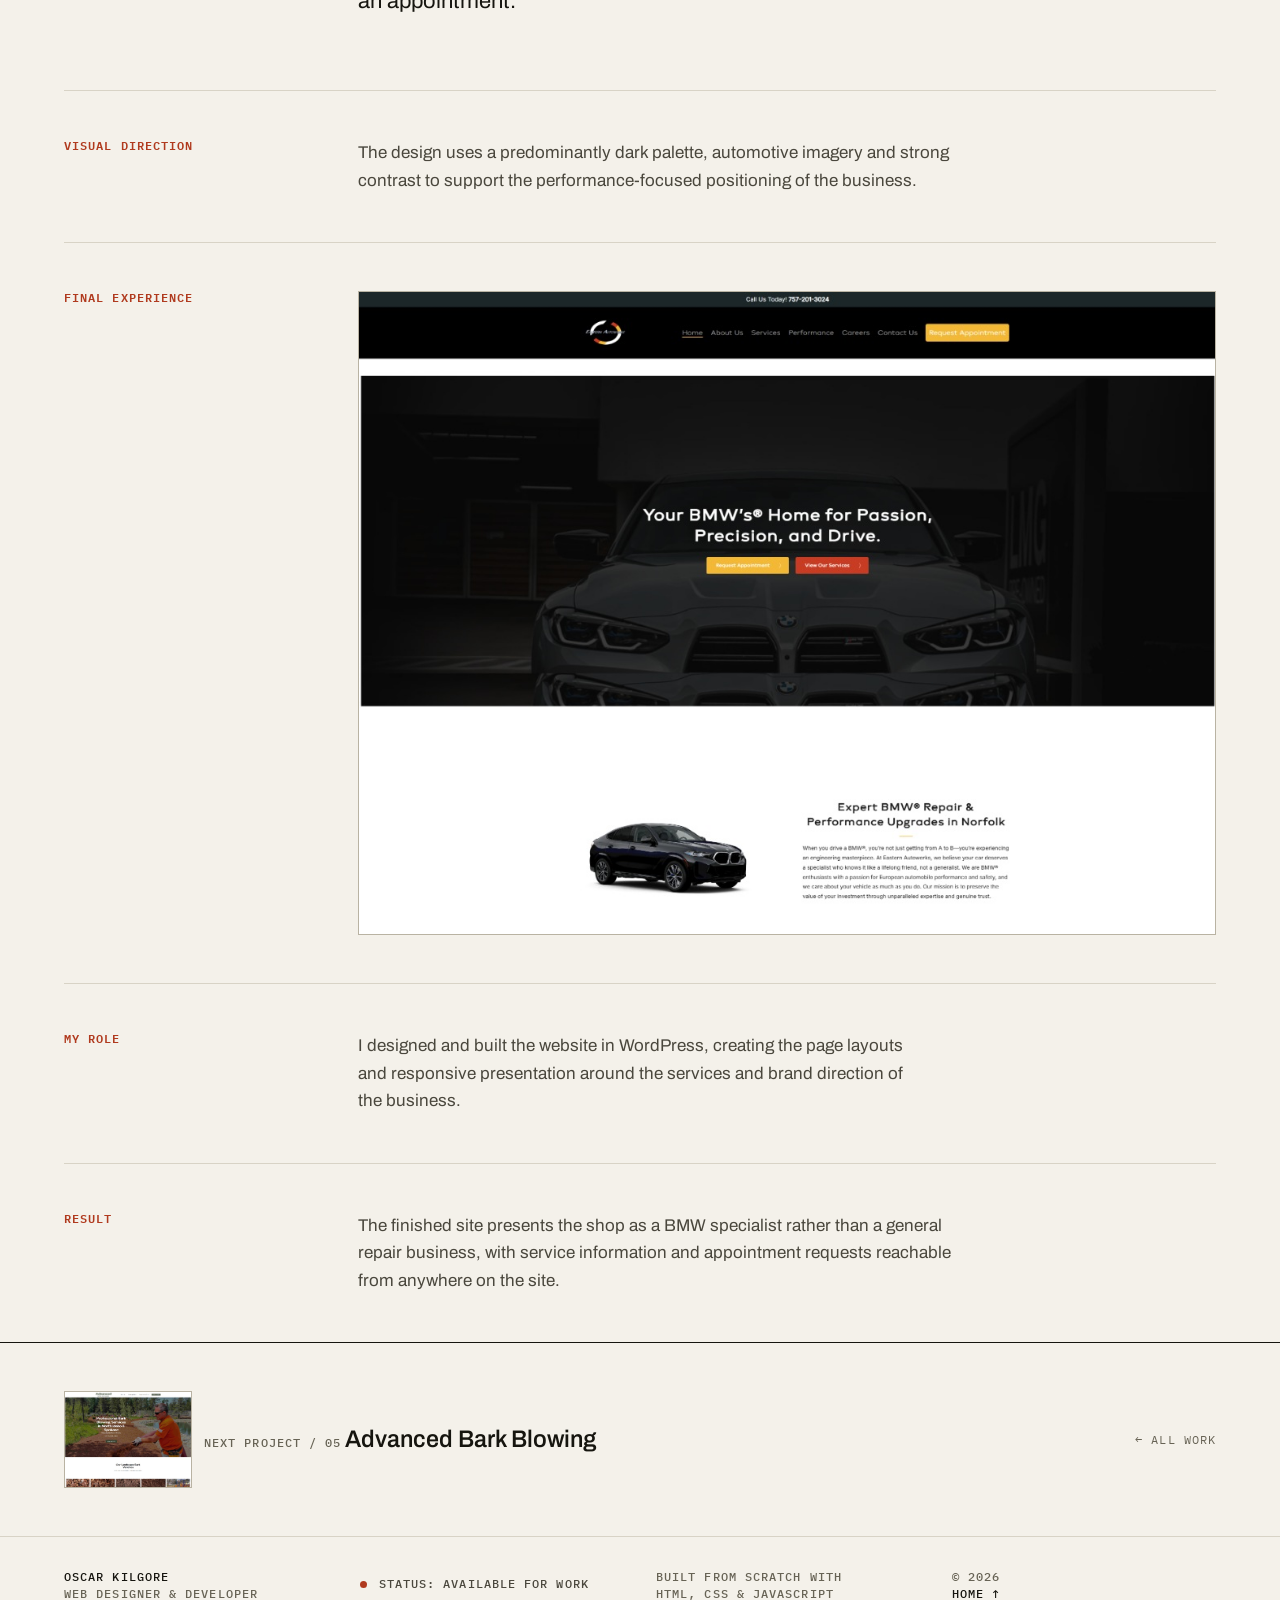
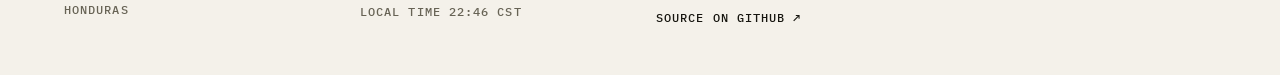
<file: projects/website-01/index.html>
<!DOCTYPE html>
<html lang="en">
<head>
<meta charset="utf-8">
<meta name="viewport" content="width=device-width, initial-scale=1">

<title>Eastern Autowerks — Oscar Kilgore</title>
<meta name="description" content="A full WordPress website for an automotive shop focused on BMW repair, maintenance and performance services in Norfolk, Virginia.">
<meta name="author" content="Oscar Kilgore">

<!-- TODO: set the canonical once the domain is live. -->
<link rel="canonical" href="https://example.com/projects/website-01/">
<meta property="og:type" content="article">
<meta property="og:title" content="Eastern Autowerks — Oscar Kilgore">
<meta property="og:description" content="A full WordPress website for an automotive shop focused on BMW repair, maintenance and performance services in Norfolk, Virginia.">
<meta name="theme-color" content="#f4f1ea" media="(prefers-color-scheme: light)">
<meta name="theme-color" content="#14130f" media="(prefers-color-scheme: dark)">

<link rel="preconnect" href="https://fonts.googleapis.com">
<link rel="preconnect" href="https://fonts.gstatic.com" crossorigin>
<link rel="stylesheet" href="https://fonts.googleapis.com/css2?family=Archivo:wdth,wght@62..125,100..900&family=IBM+Plex+Mono:wght@400;500;600&display=swap">

<link rel="stylesheet" href="../../assets/css/main.css">
<link rel="stylesheet" href="../../assets/css/components.css">
<link rel="stylesheet" href="../../assets/css/responsive.css">
<link rel="stylesheet" href="../../assets/css/atmosphere.css">
<link rel="stylesheet" href="../../assets/css/project-page.css">

<script>
  document.documentElement.classList.add('js');
  try {
    // First visit follows the operating system; after that the stored
    // choice wins. Set before first paint so no palette ever flashes.
    var t = localStorage.getItem('ok-theme');
    if (!t) t = matchMedia('(prefers-color-scheme: dark)').matches ? 'ink' : 'paper';
    document.documentElement.setAttribute('data-theme', t);
  } catch (e) {}
</script>
</head>

<body>
<a class="skip-link" href="#main">Skip to content</a>

<div class="atmos" aria-hidden="true">
  <div class="atmos__base"></div>
  <div class="atmos__glow" data-atmos-glow></div>
</div>

<header class="masthead" data-masthead>
  <div class="masthead__inner">
    <a class="wordmark" href="../../index.html" aria-label="Oscar Kilgore — home">
      O<span class="wordmark__rest">scar&nbsp;</span>K<span class="wordmark__rest">ilgore</span><span class="wordmark__dot" aria-hidden="true"></span>
    </a>
    <div class="masthead__end">
      <nav class="nav" aria-label="Primary">
        <ul class="nav__list">
          <li><a class="nav__link" href="../../index.html#work"><span class="nav__roll" aria-hidden="true"><span>Work</span><span>Work</span></span><span class="visually-hidden">Work</span></a></li>
          <li><a class="nav__link" href="../../index.html#capabilities"><span class="nav__roll" aria-hidden="true"><span>Capabilities</span><span>Capabilities</span></span><span class="visually-hidden">Capabilities</span></a></li>
          <li><a class="nav__link" href="../../index.html#about"><span class="nav__roll" aria-hidden="true"><span>About</span><span>About</span></span><span class="visually-hidden">About</span></a></li>
          <li><a class="nav__link" href="../../index.html#contact"><span class="nav__roll" aria-hidden="true"><span>Contact</span><span>Contact</span></span><span class="visually-hidden">Contact</span></a></li>
        </ul>
      </nav>

      <div class="theme" data-theme-picker>
        <button class="theme__trigger" type="button" aria-expanded="false" aria-controls="theme-panel" aria-label="Colour theme" data-theme-trigger>
          <span class="theme__chip" aria-hidden="true"></span>
        </button>
        <div class="theme__panel" id="theme-panel" hidden data-theme-panel>
          <span class="theme__caption mono">Palette</span>
          <div class="theme__wheel" role="radiogroup" aria-label="Colour theme">
            <button class="theme__option" type="button" role="radio" aria-checked="true" tabindex="0" data-theme-value="paper" style="--chip-paper:#f4f1ea;--chip-ink:#16150f;--chip-accent:#b03a1e"><span class="theme__chip" aria-hidden="true"></span>Paper</button>
            <button class="theme__option" type="button" role="radio" aria-checked="false" tabindex="-1" data-theme-value="blueprint" style="--chip-paper:#eef1f5;--chip-ink:#10151c;--chip-accent:#2b4a9b"><span class="theme__chip" aria-hidden="true"></span>Blueprint</button>
            <button class="theme__option" type="button" role="radio" aria-checked="false" tabindex="-1" data-theme-value="moss" style="--chip-paper:#f2f0e6;--chip-ink:#14170f;--chip-accent:#3f6b3a"><span class="theme__chip" aria-hidden="true"></span>Moss</button>
            <button class="theme__option" type="button" role="radio" aria-checked="false" tabindex="-1" data-theme-value="ink" style="--chip-paper:#14130f;--chip-ink:#efebe0;--chip-accent:#e56a47"><span class="theme__chip" aria-hidden="true"></span>Ink</button>
            <button class="theme__option" type="button" role="radio" aria-checked="false" tabindex="-1" data-theme-value="carbon" style="--chip-paper:#0f1216;--chip-ink:#e6ebf2;--chip-accent:#e0a020"><span class="theme__chip" aria-hidden="true"></span>Carbon</button>
          </div>
          <p class="theme__note mono">Five palettes, eleven custom properties. No component knows a theme exists.</p>
        </div>
      </div>
    </div>
  </div>
</header>

<main id="main">

  <section class="pp-hero shell">
    <p class="pp-hero__meta mono">
      <span class="mono--ink">Project / 04</span>
      <span class="mono--accent">Full website</span>
      <span>Role / Web design / WordPress build</span>
      <span>Platform / WordPress</span>
    </p>

    <h1 class="pp-hero__title">Eastern Autowerks</h1>
    <p class="pp-hero__summary">A full WordPress website for an automotive shop focused on BMW repair, maintenance and performance services in Norfolk, Virginia.</p>

    <p class="pp-hero__live">
      <a class="link" href="https://easternautowerks.com/" target="_blank" rel="noopener noreferrer" data-cursor="external">Visit live site <span aria-hidden="true">↗</span></a>
    </p>

    <figure class="shot pp-hero__shot">
      <img src="../../assets/images/projects/website-01-eastern-autowerks.jpg" alt="Eastern Autowerks" width="1053" height="790" fetchpriority="high" decoding="async">
    </figure>
  </section>

  <div class="pp-body shell">

  <section class="pp-section">
    <div class="pp-section__inner">
      <h2 class="pp-section__title">Overview</h2>
      <div class="pp-section__content">
        <div class="pp-prose">
          <p>A full WordPress website for Eastern Autowerks, an automotive shop focused on BMW repair, maintenance and performance services in Norfolk, Virginia.</p>
        </div>
      </div>
    </div>
  </section>

  <section class="pp-section">
    <div class="pp-section__inner">
      <h2 class="pp-section__title">Site goal</h2>
      <div class="pp-section__content">
        <p class="pp-section__lead">Create a focused service website that immediately communicates BMW specialization while giving visitors clear paths to explore services or request an appointment.</p>
      </div>
    </div>
  </section>

  <section class="pp-section">
    <div class="pp-section__inner">
      <h2 class="pp-section__title">Visual direction</h2>
      <div class="pp-section__content">
        <div class="pp-prose">
          <p>The design uses a predominantly dark palette, automotive imagery and strong contrast to support the performance-focused positioning of the business.</p>
        </div>
      </div>
    </div>
  </section>

  <section class="pp-section pp-section--final">
    <div class="pp-section__inner">
      <h2 class="pp-section__title">Final experience</h2>
      <div class="pp-section__content">
        <figure class="shot">
          <img src="../../assets/images/projects/website-01-eastern-autowerks.jpg" alt="Eastern Autowerks BMW repair website" width="1053" height="790" loading="lazy" decoding="async">
        </figure>
      </div>
    </div>
  </section>

  <section class="pp-section">
    <div class="pp-section__inner">
      <h2 class="pp-section__title">My role</h2>
      <div class="pp-section__content">
        <div class="pp-prose">
          <p>I designed and built the website in WordPress, creating the page layouts and responsive presentation around the services and brand direction of the business.</p>
        </div>
        <!-- TODO: add builder, plugins and any other implementation detail
             once Oscar confirms them, then restore a "From design to browser"
             section with a pp-facts block. -->
      </div>
    </div>
  </section>

  <section class="pp-section">
    <div class="pp-section__inner">
      <h2 class="pp-section__title">Result</h2>
      <div class="pp-section__content">
        <div class="pp-prose">
          <p>The finished site presents the shop as a BMW specialist rather than a general repair business, with service information and appointment requests reachable from anywhere on the site.</p>
        </div>
      </div>
    </div>
  </section>
  </div>

  <nav class="pp-next shell" aria-label="Project navigation">
    <a class="pp-next__link" href="../../projects/website-02/">
      <figure class="shot pp-next__shot">
        <img src="../../assets/images/projects/website-02-advanced-bark.jpg" alt="Advanced Bark Blowing" width="639" height="479" loading="lazy" decoding="async">
      </figure>
      <span>
        <span class="mono">Next project / 05</span>
        <span class="pp-next__title">Advanced Bark Blowing</span>
      </span>
    </a>
    <a class="pp-next__all" href="../../index.html#work"><span aria-hidden="true">←</span> All work</a>
  </nav>

</main>

<footer class="colophon shell">
  <div class="colophon__grid">
    <div>
      <p class="mono mono--ink">Oscar Kilgore</p>
      <p class="mono">Web Designer &amp; Developer</p>
      <p class="mono">Honduras</p>
    </div>
    <div>
      <p class="mono colophon__status"><span class="pip" aria-hidden="true"></span>Status: available for work</p>
      <p class="mono" data-bugs-resolved hidden>Bugs / 1 resolved</p>
      <p class="mono mt-2">Local time <span data-local-time>—</span></p>
    </div>
    <div>
      <p class="mono">Built from scratch with<br>HTML, CSS &amp; JavaScript</p>
      <p class="mono mt-2"><a class="link" href="https://github.com/Oskr10/okilgore" target="_blank" rel="noopener noreferrer" data-cursor="external">Source on GitHub ↗</a></p>
    </div>
    <div>
      <p class="mono">&copy; <span data-year>2026</span></p>
      <p class="mono"><a class="link" href="../../index.html">Home ↑</a></p>
    </div>
  </div>
</footer>

<script src="../../assets/js/utils.js" defer></script>
<script src="../../assets/js/theme.js" defer></script>
<script src="../../assets/js/atmosphere.js" defer></script>
<script src="../../assets/js/cursor.js" defer></script>
<script src="../../assets/js/magnetic.js" defer></script>
<script src="../../assets/js/main.js" defer></script>
</body>
</html>
</file>
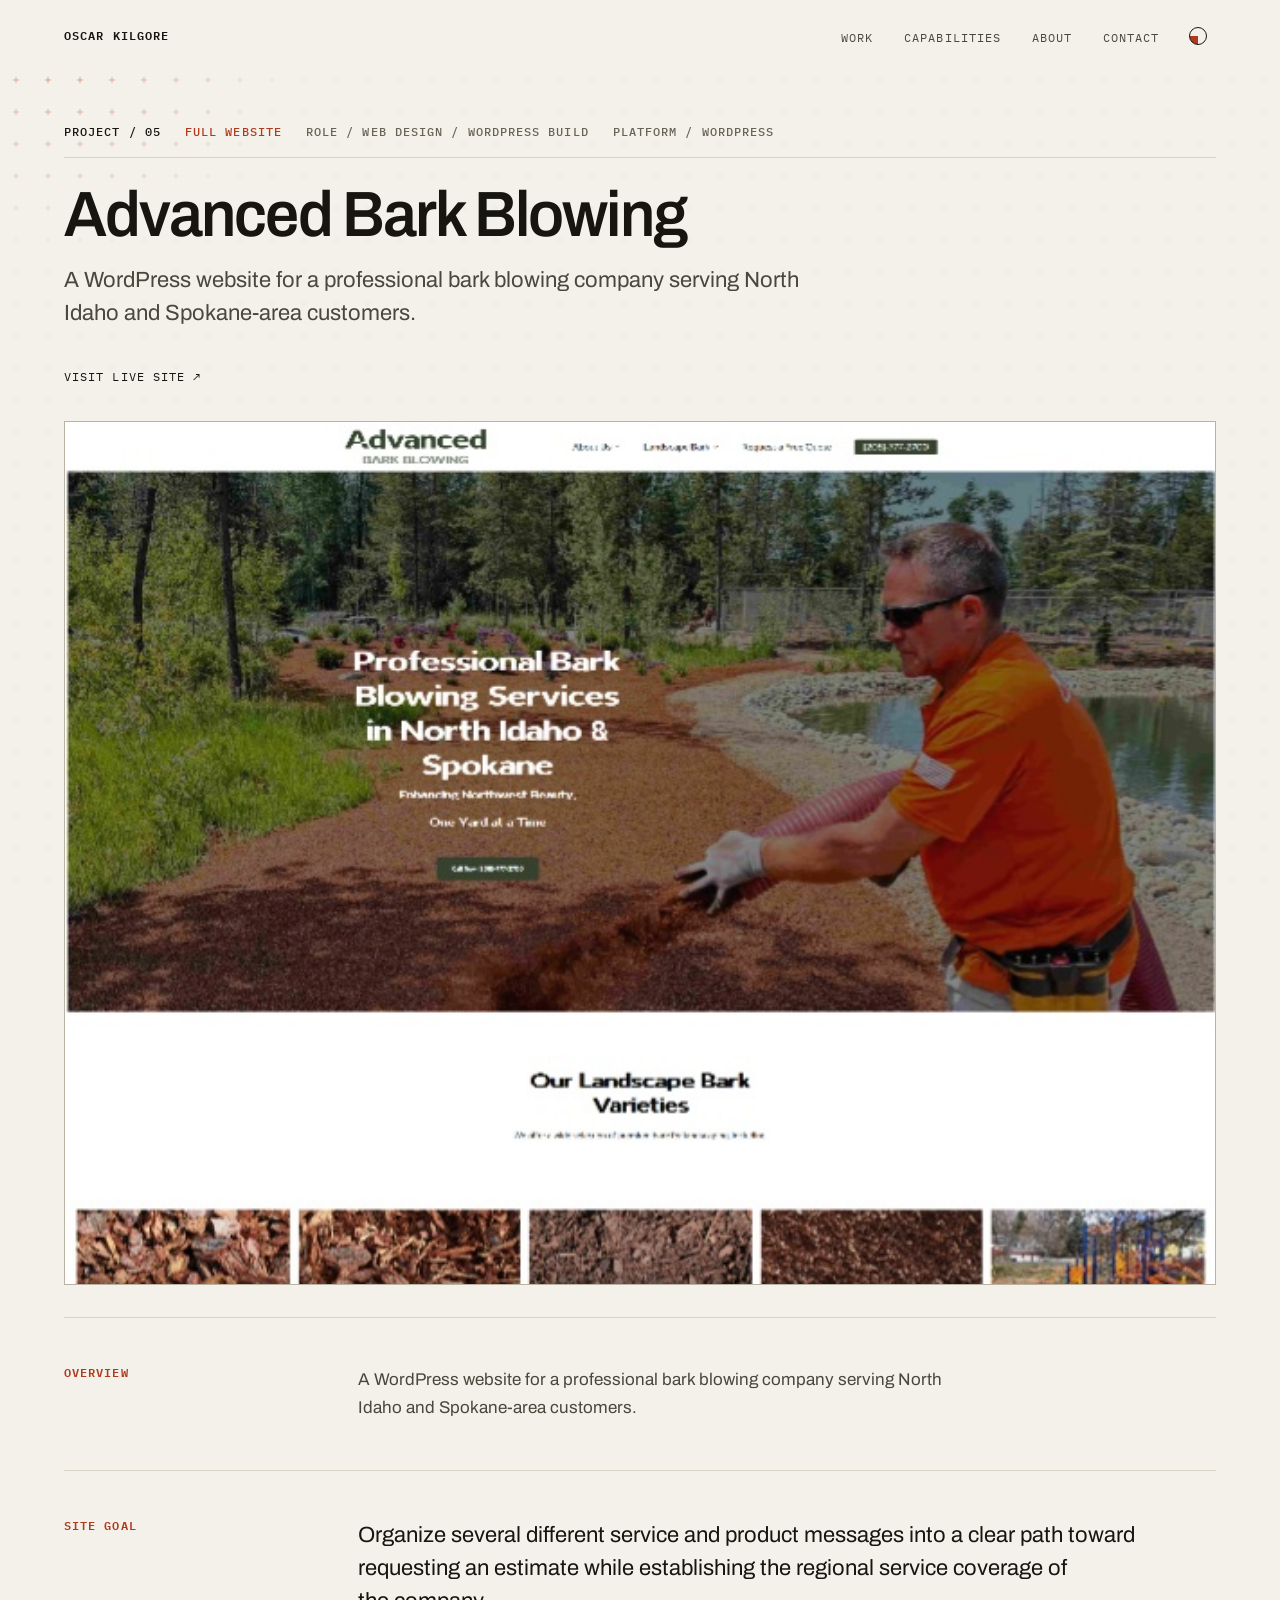
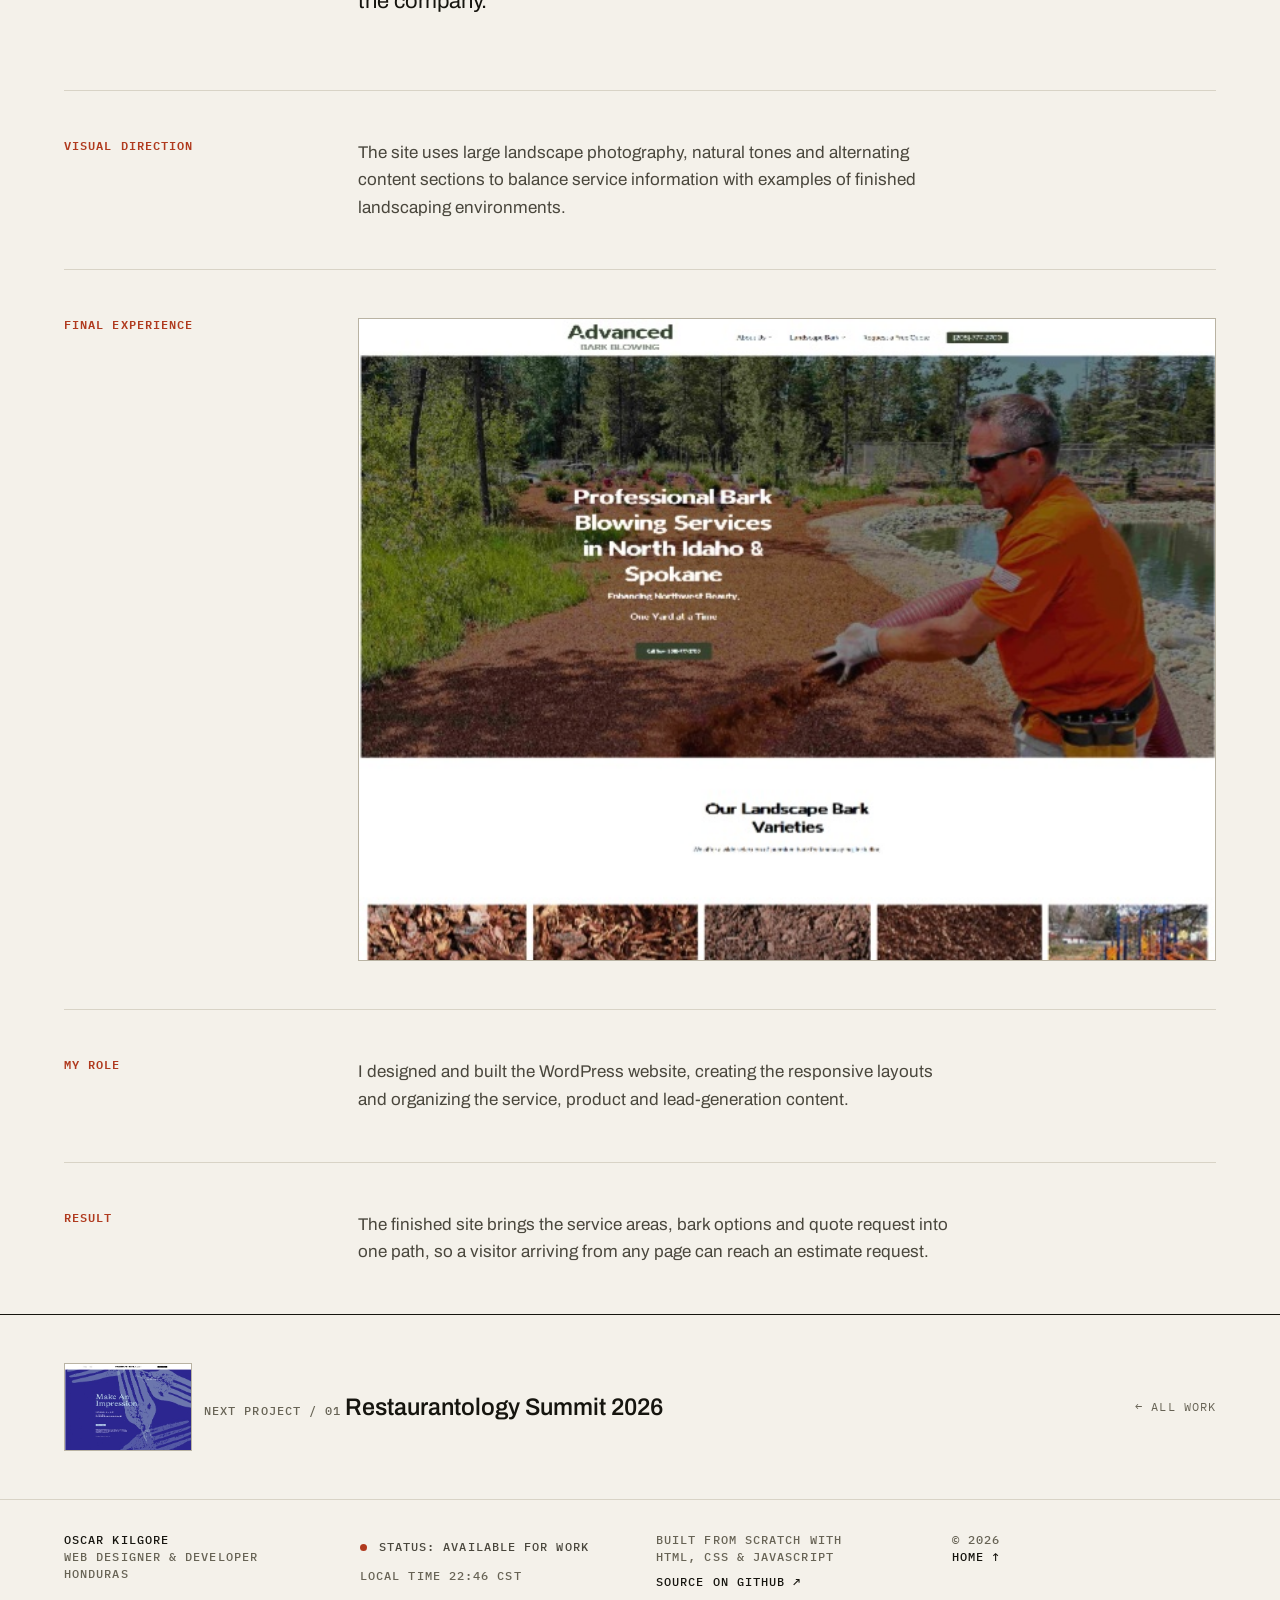
<file: projects/website-02/index.html>
<!DOCTYPE html>
<html lang="en">
<head>
<meta charset="utf-8">
<meta name="viewport" content="width=device-width, initial-scale=1">

<title>Advanced Bark Blowing — Oscar Kilgore</title>
<meta name="description" content="A WordPress website for a professional bark blowing company serving North Idaho and Spokane-area customers.">
<meta name="author" content="Oscar Kilgore">

<!-- TODO: set the canonical once the domain is live. -->
<link rel="canonical" href="https://example.com/projects/website-02/">
<meta property="og:type" content="article">
<meta property="og:title" content="Advanced Bark Blowing — Oscar Kilgore">
<meta property="og:description" content="A WordPress website for a professional bark blowing company serving North Idaho and Spokane-area customers.">
<meta name="theme-color" content="#f4f1ea" media="(prefers-color-scheme: light)">
<meta name="theme-color" content="#14130f" media="(prefers-color-scheme: dark)">

<link rel="preconnect" href="https://fonts.googleapis.com">
<link rel="preconnect" href="https://fonts.gstatic.com" crossorigin>
<link rel="stylesheet" href="https://fonts.googleapis.com/css2?family=Archivo:wdth,wght@62..125,100..900&family=IBM+Plex+Mono:wght@400;500;600&display=swap">

<link rel="stylesheet" href="../../assets/css/main.css">
<link rel="stylesheet" href="../../assets/css/components.css">
<link rel="stylesheet" href="../../assets/css/responsive.css">
<link rel="stylesheet" href="../../assets/css/atmosphere.css">
<link rel="stylesheet" href="../../assets/css/project-page.css">

<script>
  document.documentElement.classList.add('js');
  try {
    // First visit follows the operating system; after that the stored
    // choice wins. Set before first paint so no palette ever flashes.
    var t = localStorage.getItem('ok-theme');
    if (!t) t = matchMedia('(prefers-color-scheme: dark)').matches ? 'ink' : 'paper';
    document.documentElement.setAttribute('data-theme', t);
  } catch (e) {}
</script>
</head>

<body>
<a class="skip-link" href="#main">Skip to content</a>

<div class="atmos" aria-hidden="true">
  <div class="atmos__base"></div>
  <div class="atmos__glow" data-atmos-glow></div>
</div>

<header class="masthead" data-masthead>
  <div class="masthead__inner">
    <a class="wordmark" href="../../index.html" aria-label="Oscar Kilgore — home">
      O<span class="wordmark__rest">scar&nbsp;</span>K<span class="wordmark__rest">ilgore</span><span class="wordmark__dot" aria-hidden="true"></span>
    </a>
    <div class="masthead__end">
      <nav class="nav" aria-label="Primary">
        <ul class="nav__list">
          <li><a class="nav__link" href="../../index.html#work"><span class="nav__roll" aria-hidden="true"><span>Work</span><span>Work</span></span><span class="visually-hidden">Work</span></a></li>
          <li><a class="nav__link" href="../../index.html#capabilities"><span class="nav__roll" aria-hidden="true"><span>Capabilities</span><span>Capabilities</span></span><span class="visually-hidden">Capabilities</span></a></li>
          <li><a class="nav__link" href="../../index.html#about"><span class="nav__roll" aria-hidden="true"><span>About</span><span>About</span></span><span class="visually-hidden">About</span></a></li>
          <li><a class="nav__link" href="../../index.html#contact"><span class="nav__roll" aria-hidden="true"><span>Contact</span><span>Contact</span></span><span class="visually-hidden">Contact</span></a></li>
        </ul>
      </nav>

      <div class="theme" data-theme-picker>
        <button class="theme__trigger" type="button" aria-expanded="false" aria-controls="theme-panel" aria-label="Colour theme" data-theme-trigger>
          <span class="theme__chip" aria-hidden="true"></span>
        </button>
        <div class="theme__panel" id="theme-panel" hidden data-theme-panel>
          <span class="theme__caption mono">Palette</span>
          <div class="theme__wheel" role="radiogroup" aria-label="Colour theme">
            <button class="theme__option" type="button" role="radio" aria-checked="true" tabindex="0" data-theme-value="paper" style="--chip-paper:#f4f1ea;--chip-ink:#16150f;--chip-accent:#b03a1e"><span class="theme__chip" aria-hidden="true"></span>Paper</button>
            <button class="theme__option" type="button" role="radio" aria-checked="false" tabindex="-1" data-theme-value="blueprint" style="--chip-paper:#eef1f5;--chip-ink:#10151c;--chip-accent:#2b4a9b"><span class="theme__chip" aria-hidden="true"></span>Blueprint</button>
            <button class="theme__option" type="button" role="radio" aria-checked="false" tabindex="-1" data-theme-value="moss" style="--chip-paper:#f2f0e6;--chip-ink:#14170f;--chip-accent:#3f6b3a"><span class="theme__chip" aria-hidden="true"></span>Moss</button>
            <button class="theme__option" type="button" role="radio" aria-checked="false" tabindex="-1" data-theme-value="ink" style="--chip-paper:#14130f;--chip-ink:#efebe0;--chip-accent:#e56a47"><span class="theme__chip" aria-hidden="true"></span>Ink</button>
            <button class="theme__option" type="button" role="radio" aria-checked="false" tabindex="-1" data-theme-value="carbon" style="--chip-paper:#0f1216;--chip-ink:#e6ebf2;--chip-accent:#e0a020"><span class="theme__chip" aria-hidden="true"></span>Carbon</button>
          </div>
          <p class="theme__note mono">Five palettes, eleven custom properties. No component knows a theme exists.</p>
        </div>
      </div>
    </div>
  </div>
</header>

<main id="main">

  <section class="pp-hero shell">
    <p class="pp-hero__meta mono">
      <span class="mono--ink">Project / 05</span>
      <span class="mono--accent">Full website</span>
      <span>Role / Web design / WordPress build</span>
      <span>Platform / WordPress</span>
    </p>

    <h1 class="pp-hero__title">Advanced Bark Blowing</h1>
    <p class="pp-hero__summary">A WordPress website for a professional bark blowing company serving North Idaho and Spokane-area customers.</p>

    <p class="pp-hero__live">
      <a class="link" href="https://advancedbark.com/" target="_blank" rel="noopener noreferrer" data-cursor="external">Visit live site <span aria-hidden="true">↗</span></a>
    </p>

    <figure class="shot pp-hero__shot">
      <img src="../../assets/images/projects/website-02-advanced-bark.jpg" alt="Advanced Bark Blowing" width="639" height="479" fetchpriority="high" decoding="async">
    </figure>
  </section>

  <div class="pp-body shell">

  <section class="pp-section">
    <div class="pp-section__inner">
      <h2 class="pp-section__title">Overview</h2>
      <div class="pp-section__content">
        <div class="pp-prose">
          <p>A WordPress website for a professional bark blowing company serving North Idaho and Spokane-area customers.</p>
        </div>
      </div>
    </div>
  </section>

  <section class="pp-section">
    <div class="pp-section__inner">
      <h2 class="pp-section__title">Site goal</h2>
      <div class="pp-section__content">
        <p class="pp-section__lead">Organize several different service and product messages into a clear path toward requesting an estimate while establishing the regional service coverage of the company.</p>
      </div>
    </div>
  </section>

  <section class="pp-section">
    <div class="pp-section__inner">
      <h2 class="pp-section__title">Visual direction</h2>
      <div class="pp-section__content">
        <div class="pp-prose">
          <p>The site uses large landscape photography, natural tones and alternating content sections to balance service information with examples of finished landscaping environments.</p>
        </div>
      </div>
    </div>
  </section>

  <section class="pp-section pp-section--final">
    <div class="pp-section__inner">
      <h2 class="pp-section__title">Final experience</h2>
      <div class="pp-section__content">
        <figure class="shot">
          <img src="../../assets/images/projects/website-02-advanced-bark.jpg" alt="Advanced Bark Blowing service website" width="639" height="479" loading="lazy" decoding="async">
        </figure>
      </div>
    </div>
  </section>

  <section class="pp-section">
    <div class="pp-section__inner">
      <h2 class="pp-section__title">My role</h2>
      <div class="pp-section__content">
        <div class="pp-prose">
          <p>I designed and built the WordPress website, creating the responsive layouts and organizing the service, product and lead-generation content.</p>
        </div>
        <!-- TODO: add builder, plugins and implementation stack once Oscar
             confirms them, then restore a "From design to browser" section. -->
      </div>
    </div>
  </section>

  <section class="pp-section">
    <div class="pp-section__inner">
      <h2 class="pp-section__title">Result</h2>
      <div class="pp-section__content">
        <div class="pp-prose">
          <p>The finished site brings the service areas, bark options and quote request into one path, so a visitor arriving from any page can reach an estimate request.</p>
        </div>
      </div>
    </div>
  </section>
  </div>

  <nav class="pp-next shell" aria-label="Project navigation">
    <a class="pp-next__link" href="../../projects/landing-page-01/">
      <figure class="shot pp-next__shot">
        <img src="../../assets/images/projects/landing-01-restaurantology.jpg" alt="Restaurantology Summit 2026" width="369" height="254" loading="lazy" decoding="async">
      </figure>
      <span>
        <span class="mono">Next project / 01</span>
        <span class="pp-next__title">Restaurantology Summit 2026</span>
      </span>
    </a>
    <a class="pp-next__all" href="../../index.html#work"><span aria-hidden="true">←</span> All work</a>
  </nav>

</main>

<footer class="colophon shell">
  <div class="colophon__grid">
    <div>
      <p class="mono mono--ink">Oscar Kilgore</p>
      <p class="mono">Web Designer &amp; Developer</p>
      <p class="mono">Honduras</p>
    </div>
    <div>
      <p class="mono colophon__status"><span class="pip" aria-hidden="true"></span>Status: available for work</p>
      <p class="mono" data-bugs-resolved hidden>Bugs / 1 resolved</p>
      <p class="mono mt-2">Local time <span data-local-time>—</span></p>
    </div>
    <div>
      <p class="mono">Built from scratch with<br>HTML, CSS &amp; JavaScript</p>
      <p class="mono mt-2"><a class="link" href="https://github.com/Oskr10/okilgore" target="_blank" rel="noopener noreferrer" data-cursor="external">Source on GitHub ↗</a></p>
    </div>
    <div>
      <p class="mono">&copy; <span data-year>2026</span></p>
      <p class="mono"><a class="link" href="../../index.html">Home ↑</a></p>
    </div>
  </div>
</footer>

<script src="../../assets/js/utils.js" defer></script>
<script src="../../assets/js/theme.js" defer></script>
<script src="../../assets/js/atmosphere.js" defer></script>
<script src="../../assets/js/cursor.js" defer></script>
<script src="../../assets/js/magnetic.js" defer></script>
<script src="../../assets/js/main.js" defer></script>
</body>
</html>
</file>
<file: assets/css/main.css>
/* ==========================================================================
   main.css — design tokens, reset, base typography, layout primitives
   Oscar Kilgore — portfolio
   --------------------------------------------------------------------------
   Load order: main.css → components.css → responsive.css
   Everything below is mobile-first. Breakpoint work lives in responsive.css.
   ========================================================================== */

/* --------------------------------------------------------------------------
   1. Tokens
   -------------------------------------------------------------------------- */

:root {
  /* --- Colour ------------------------------------------------------------
     Warm off-white paper, warm near-black ink, one accent (vermilion).
     Every value below is contrast-checked against its intended background;
     --ink-3 is the lightest text tone permitted on --paper (4.8:1).        */
  --paper:        #f4f1ea;
  --paper-sunk:   #ece8de;  /* recessed bands, code wells */
  --paper-raised: #fbf9f5;  /* preview surfaces */
  --ink:          #16150f;  /* primary type                      16.3:1 */
  --ink-2:        #4a473d;  /* secondary type                     8.4:1 */
  --ink-3:        #676355;  /* metadata, mono labels              4.8:1 */
  --rule:         #d8d3c6;  /* hairlines */
  --rule-strong:  #b9b3a3;
  --accent:       #b03a1e;  /* interaction, labels, links         5.4:1 */
  --accent-wash:  rgba(176, 58, 30, 0.08);

  /* --- Derived surfaces ---------------------------------------------------
     ONE formula, every palette. Because --ink is always the contrast colour
     of its theme, mixing toward it darkens light palettes and lightens dark
     ones automatically — no per-theme pattern values anywhere.

     97% lands at roughly 2.5 L* on light themes and 3.0 L* on dark: read as
     texture, not as a grid. The value is capped by contrast, not taste —
     every text tone still clears AA when it lands directly on a pattern
     stroke. See the contrast note in README.

     --card-bg exists so Opening Hand cards have a guaranteed OPAQUE surface.
     The pattern must never show through a card.                            */
  /* Dark palettes need a bigger step to read as texture at all, so the
     strength is a token rather than a constant. Each palette sets it. */
  --pattern-mix:       97%;
  --pattern:           transparent;   /* fallback: no pattern at all */
  --pattern-sunk:      transparent;
  --card-bg:           var(--paper-raised);
  --card-bg-personal:  var(--paper-sunk);

  /* Spotlight position, written by atmosphere.js. */
  --glow-x: 50%;
  --glow-y: 30%;

  /* --- Type --------------------------------------------------------------
     Two families only. Archivo is a variable font (wght 100–900,
     wdth 62–125) — the weight axis drives the hero interaction, and the
     width axis gives display type range without loading a third family.  */
  --font-sans: "Archivo", "Helvetica Neue", Helvetica, Arial, sans-serif;
  --font-mono: "IBM Plex Mono", ui-monospace, "SFMono-Regular", Consolas, monospace;

  /* Fluid type scale. Ratio ~1.22 mobile, ~1.30 desktop. */
  --fs-micro:   0.6875rem;                                    /* 11px  mono ticks */
  --fs-mono:    0.75rem;                                      /* 12px  labels     */
  --fs-body:    clamp(1rem, 0.97rem + 0.15vw, 1.0625rem);     /* 16–17 */
  --fs-lead:    clamp(1.125rem, 1.04rem + 0.42vw, 1.375rem);  /* 18–22 */
  --fs-3:       clamp(1.25rem, 1.14rem + 0.55vw, 1.5rem);     /* 20–24 */
  --fs-2:       clamp(1.75rem, 1.25rem + 2.5vw, 3rem);        /* 28–48 */
  --fs-1:       clamp(2.25rem, 1.4rem + 4.2vw, 4rem);         /* 36–64 */
  --fs-display: clamp(2.5rem, 1.1rem + 6.2vw, 5.5rem);        /* 40–88 */
  --fs-index:   clamp(1.5rem, 0.95rem + 2.6vw, 2.75rem);      /* project titles */
  --fs-numeral: clamp(2.5rem, 1.5rem + 4.5vw, 5rem);          /* oversize numerals */

  --lh-tight:  1.02;
  --lh-snug:   1.14;
  --lh-normal: 1.5;
  --lh-loose:  1.62;

  --tracking-mono: 0.09em;
  --tracking-display: -0.025em;

  --measure: 60ch;       /* comfortable reading width */
  --measure-narrow: 44ch;

  /* --- Space -------------------------------------------------------------
     One scale, used everywhere. No arbitrary pixel values in components.  */
  --sp-1: 0.25rem;
  --sp-2: 0.5rem;
  --sp-3: 0.75rem;
  --sp-4: 1rem;
  --sp-5: 1.5rem;
  --sp-6: 2rem;
  --sp-7: 3rem;
  --sp-8: 4rem;
  --sp-9: 6rem;
  --sp-10: 8rem;

  /* Section rhythm and page gutters scale with viewport, not breakpoints. */
  --section-y: clamp(4rem, 9vw, 8.5rem);
  --page-x:    clamp(1.25rem, 5vw, 5rem);
  --gutter:    clamp(1rem, 2vw, 2rem);
  --grid-cols: 12;

  /* --- Motion ------------------------------------------------------------
     Fast = state feedback. Medium = element transitions.
     Slow = reveals and large transforms. Spring is for pointer-driven
     movement only (magnetic, preview inertia).                            */
  --dur-fast:   160ms;
  --dur-med:    320ms;
  --dur-slow:   640ms;
  --ease-out:    cubic-bezier(0.22, 1, 0.36, 1);
  --ease-in-out: cubic-bezier(0.65, 0, 0.35, 1);
  --ease-spring: cubic-bezier(0.34, 1.4, 0.5, 1);

  --hairline: 1px;
  --focus-ring: 2px;
}

/* Default behaviour ("auto"): follow the operating system. */
@media (prefers-color-scheme: dark) {
  :root {
    --paper:        #14130f;
    --paper-sunk:   #1b1a15;
    --paper-raised: #201e18;
    --ink:          #efebe0;
    --ink-2:        #b4ae9e;
    --ink-3:        #948f7f;
    --rule:         #2e2c25;
    --rule-strong:  #45423a;
    --accent:       #e56a47;
    --accent-wash:  rgba(229, 106, 71, 0.11);
    --pattern-mix:  94%;
  }
}

/* --------------------------------------------------------------------------
   1b. Palettes
   --------------------------------------------------------------------------
   Every theme is the same eleven custom properties with different values —
   no component rule anywhere in the site knows a theme exists. `[data-theme]`
   is set on <html> before first paint (see the inline script in index.html)
   and outranks the media query above by specificity, so an explicit choice
   always wins over the system preference.

   `auto` deliberately declares nothing: it falls through to :root plus the
   media query.

   Contrast is checked per palette. --ink-3 is the lightest tone permitted on
   --paper in each and clears 4.5:1; every --accent clears 4.5:1 as well.
   -------------------------------------------------------------------------- */

/* Paper — warm off-white, vermilion. The default look, pinned. */
:root[data-theme="paper"] {
  --paper:        #f4f1ea;
  --paper-sunk:   #ece8de;
  --paper-raised: #fbf9f5;
  --ink:          #16150f;
  --ink-2:        #4a473d;
  --ink-3:        #676355;
  --rule:         #d8d3c6;
  --rule-strong:  #b9b3a3;
  --accent:       #b03a1e;
  --accent-wash:  rgba(176, 58, 30, 0.08);
  --pattern-mix:  97%;
}

/* Blueprint — cool grey paper, drafting-ink blue. */
:root[data-theme="blueprint"] {
  --paper:        #eef1f5;
  --paper-sunk:   #e3e8ef;
  --paper-raised: #f7f9fb;
  --ink:          #10151c;
  --ink-2:        #3c4654;
  --ink-3:        #576475;
  --rule:         #cdd5df;
  --rule-strong:  #a6b1c0;
  --accent:       #2b4a9b;
  --accent-wash:  rgba(43, 74, 155, 0.08);
  --pattern-mix:  97%;
}

/* Moss — warm sand paper, deep green. */
:root[data-theme="moss"] {
  --paper:        #f2f0e6;
  --paper-sunk:   #e9e6d9;
  --paper-raised: #f9f8f2;
  --ink:          #14170f;
  --ink-2:        #454a3a;
  --ink-3:        #5f6451;
  --rule:         #d7d3c2;
  --rule-strong:  #b4b09c;
  --accent:       #3f6b3a;
  --accent-wash:  rgba(63, 107, 58, 0.09);
  --pattern-mix:  97%;
}

/* Ink — warm dark, ember. */
:root[data-theme="ink"] {
  --paper:        #14130f;
  --paper-sunk:   #1b1a15;
  --paper-raised: #201e18;
  --ink:          #efebe0;
  --ink-2:        #b4ae9e;
  --ink-3:        #948f7f;
  --rule:         #2e2c25;
  --rule-strong:  #45423a;
  --accent:       #e56a47;
  --accent-wash:  rgba(229, 106, 71, 0.11);
  --pattern-mix:  94%;
}

/* Carbon — cool near-black, signal amber. */
:root[data-theme="carbon"] {
  --paper:        #0f1216;
  --paper-sunk:   #151920;
  --paper-raised: #1b2028;
  --ink:          #e6ebf2;
  --ink-2:        #a3adbb;
  --ink-3:        #858f9b;
  --rule:         #262c35;
  --rule-strong:  #3a424e;
  --accent:       #e0a020;
  --accent-wash:  rgba(224, 160, 32, 0.11);
  --pattern-mix:  94%;
}

/* --------------------------------------------------------------------------
   2. Reset — only what is actually needed
   -------------------------------------------------------------------------- */

*,
*::before,
*::after { box-sizing: border-box; }

html {
  -webkit-text-size-adjust: 100%;
  scroll-behavior: smooth;
  scroll-padding-top: 6rem; /* clears the sticky masthead on anchor jumps */
}

body,
h1, h2, h3, h4, p, figure, blockquote, dl, dd, ol, ul {
  margin: 0;
}

ol[class],
ul[class] {
  list-style: none;
  padding: 0;
}

/* height:auto matters: the images carry width/height attributes to reserve
   layout space, and without it max-width:100% would squash the aspect ratio. */
img,
svg {
  display: block;
  max-width: 100%;
  height: auto;
}

button,
input,
textarea,
select {
  font: inherit;
  color: inherit;
}

/* --------------------------------------------------------------------------
   3. Base
   -------------------------------------------------------------------------- */

body {
  background-color: var(--paper);
  color: var(--ink);
  font-family: var(--font-sans);
  font-size: var(--fs-body);
  font-variation-settings: "wght" 400, "wdth" 100;
  line-height: var(--lh-loose);
  font-synthesis-weight: none;
  -webkit-font-smoothing: antialiased;
  text-rendering: optimizeLegibility;
}

/* Deliberately NOT `overflow-x: hidden` on <body>. It makes the body a
   scroll container, which breaks programmatic scrolling and position:
   sticky. The pointer-following layers are position:fixed and clamped to
   the viewport in JS, so there is nothing to clip. */

h1, h2, h3, h4 {
  font-weight: 400; /* weight comes from font-variation-settings, not synthesis */
  line-height: var(--lh-snug);
  letter-spacing: var(--tracking-display);
  text-wrap: balance;
}

p { text-wrap: pretty; }

::selection {
  background-color: var(--accent);
  color: var(--paper);
}

/* Links inherit colour by default; components opt into accent explicitly. */
a {
  color: inherit;
  text-decoration: none;
}

/* --- Focus -------------------------------------------------------------
   Visible, high-contrast, and never removed. :focus-visible keeps it off
   mouse clicks without punishing keyboard users.                         */
:focus-visible {
  outline: var(--focus-ring) solid var(--accent);
  outline-offset: 3px;
  border-radius: 1px;
}

/* --------------------------------------------------------------------------
   4. Layout primitives
   -------------------------------------------------------------------------- */

/* The page rail. Sections opt out of it deliberately (see .bleed). */
.shell {
  padding-inline: var(--page-x);
  margin-inline: auto;
  max-width: 96rem;
}

/* 12-column grid. Children position themselves with .col-* utilities so
   layouts stay declarative in the HTML rather than hidden in ad-hoc CSS. */
.grid {
  display: grid;
  grid-template-columns: repeat(var(--grid-cols), minmax(0, 1fr));
  column-gap: var(--gutter);
}

.section {
  padding-block: var(--section-y);
  position: relative;
}

.section--sunk { background-color: var(--paper-sunk); }

/* The section directly after the hero. The hero already supplies the space
   above it, so it does not need the full section rhythm on top. */
.section--after-hero { padding-top: var(--sp-6); }

/* Full-bleed hairline that sits flush with the page rail. */
.rule {
  border: 0;
  border-top: var(--hairline) solid var(--rule);
  margin: 0;
}

/* --------------------------------------------------------------------------
   5. Type utilities
   -------------------------------------------------------------------------- */

/* Monospace metadata: project numbers, categories, stack lists, status.
   Deliberately limited to small, uppercase, non-prose text. */
.mono {
  font-family: var(--font-mono);
  font-size: var(--fs-mono);
  font-weight: 500;
  letter-spacing: var(--tracking-mono);
  text-transform: uppercase;
  line-height: 1.4;
  color: var(--ink-3);
}

.mono--micro { font-size: var(--fs-micro); }
.mono--accent { color: var(--accent); }
.mono--ink { color: var(--ink); }

.lead {
  font-size: var(--fs-lead);
  line-height: var(--lh-normal);
  color: var(--ink-2);
  max-width: var(--measure);
  font-variation-settings: "wght" 380;
}

.prose {
  max-width: var(--measure);
  color: var(--ink-2);
}

.prose p + p { margin-top: var(--sp-4); }

.measure-narrow { max-width: var(--measure-narrow); }

/* The only spacing utilities on the site. Anything beyond a single-step
   nudge belongs in a component rule, not in the markup. */
.mb-5 { margin-bottom: var(--sp-5); }
.mt-2 { margin-top: var(--sp-2); }

/* Screen-reader-only, still focusable. */
.visually-hidden {
  position: absolute;
  width: 1px;
  height: 1px;
  padding: 0;
  margin: -1px;
  overflow: hidden;
  clip-path: inset(50%);
  white-space: nowrap;
}

/* Skip link — visible the moment it receives focus. */
.skip-link {
  position: absolute;
  top: var(--sp-3);
  left: var(--sp-3);
  z-index: 200;
  padding: var(--sp-3) var(--sp-4);
  background-color: var(--ink);
  color: var(--paper);
  font-family: var(--font-mono);
  font-size: var(--fs-mono);
  letter-spacing: var(--tracking-mono);
  text-transform: uppercase;
  transform: translateY(-160%);
  transition: transform var(--dur-fast) var(--ease-out);
}

.skip-link:focus-visible { transform: translateY(0); }

/* Marks unfinished content honestly rather than faking it. */
.pending {
  font-family: var(--font-mono);
  font-size: var(--fs-micro);
  letter-spacing: var(--tracking-mono);
  text-transform: uppercase;
  color: var(--accent);
  vertical-align: super;
  margin-left: 0.35em;
}

/* --------------------------------------------------------------------------
   6. Reduced motion
   --------------------------------------------------------------------------
   JS checks the same query and skips registering pointer-driven effects
   entirely (see utils.js). This block covers everything CSS-driven.
   Content is never hidden by a reveal that cannot run.
   -------------------------------------------------------------------------- */

@media (prefers-reduced-motion: reduce) {
  html { scroll-behavior: auto; }

  *,
  *::before,
  *::after {
    animation-duration: 1ms !important;
    animation-iteration-count: 1 !important;
    transition-duration: 1ms !important;
    scroll-behavior: auto !important;
  }

  /* Force every reveal to its resting state. */
  [data-reveal] > *,
  [data-reveal] {
    opacity: 1 !important;
    transform: none !important;
    clip-path: none !important;
  }
}

/* --------------------------------------------------------------------------
   Pattern colour — enabled only where color-mix() is available, so older
   browsers simply get no pattern rather than an unverified one.
   -------------------------------------------------------------------------- */

@supports (color: color-mix(in srgb, red 50%, blue)) {
  :root {
    --pattern:      color-mix(in srgb, var(--paper) var(--pattern-mix), var(--ink));
    --pattern-sunk: color-mix(in srgb, var(--paper-sunk) var(--pattern-mix), var(--ink));
  }
}
</file>
<file: assets/css/components.css>
/* ==========================================================================
   components.css — masthead, hero, work index, capabilities, contact, footer
   Oscar Kilgore — portfolio
   --------------------------------------------------------------------------
   Mobile-first. Desktop composition is layered on in responsive.css.
   Naming: block__element--modifier, state classes prefixed `is-`.
   ========================================================================== */

/* --------------------------------------------------------------------------
   Masthead
   -------------------------------------------------------------------------- */

.masthead {
  position: sticky;
  top: 0;
  z-index: 100;
  background-color: var(--paper);
  border-bottom: var(--hairline) solid transparent;
  transition: border-color var(--dur-med) var(--ease-out);
}

/* The rule only appears once the page has moved — the header is otherwise
   indistinguishable from the page, which is the point. */
.masthead.is-scrolled { border-bottom-color: var(--rule); }

.masthead__inner {
  display: flex;
  align-items: center;
  justify-content: space-between;
  gap: var(--sp-5);
  min-height: 4.5rem;
  padding-inline: var(--page-x);
  margin-inline: auto;
  max-width: 96rem;
}

/* Nav, theme wheel and menu button travel together on the right, so the
   masthead stays a two-part composition at every width. */
.masthead__end {
  display: flex;
  align-items: center;
  gap: clamp(0.75rem, 1.6vw, 1.75rem);
}

/* --- Wordmark ----------------------------------------------------------
   Reads "Oscar Kilgore" at rest. Once scrolled it contracts to "OK" by
   collapsing the two trailing letter groups; hovering or focusing expands
   it again. The transition is a discrete state change, not a per-frame
   animation, so animating max-inline-size here is cheap and safe.        */

.wordmark {
  display: inline-flex;
  align-items: baseline;
  font-size: var(--fs-mono);
  font-family: var(--font-mono);
  font-weight: 600;
  letter-spacing: var(--tracking-mono);
  text-transform: uppercase;
  white-space: nowrap;
  color: var(--ink);
  padding-block: var(--sp-2);
}

.wordmark__rest {
  display: inline-block;
  max-inline-size: 8ch;
  overflow: hidden;
  transition:
    max-inline-size var(--dur-med) var(--ease-in-out),
    opacity var(--dur-fast) var(--ease-out);
}

.masthead.is-scrolled .wordmark__rest {
  max-inline-size: 0;
  opacity: 0;
}

.masthead.is-scrolled .wordmark:hover .wordmark__rest,
.masthead.is-scrolled .wordmark:focus-visible .wordmark__rest {
  max-inline-size: 8ch;
  opacity: 1;
}

.wordmark__dot {
  inline-size: 0.3rem;
  block-size: 0.3rem;
  margin-inline-start: 0.55ch;
  border-radius: 50%;
  background-color: var(--accent);
  transform: scale(0);
  transition: transform var(--dur-med) var(--ease-spring);
}

.masthead.is-scrolled .wordmark__dot { transform: scale(1); }

/* --- Navigation --------------------------------------------------------
   Rolling-text hover: two stacked copies of the label inside a clipped
   box, moved with transform only.                                        */

.nav { display: none; } /* shown from the tablet breakpoint up */

.nav__list {
  display: flex;
  align-items: center;
  gap: clamp(1.25rem, 2.4vw, 2.5rem);
}

.nav__link {
  position: relative;
  display: inline-flex;
  align-items: baseline;
  gap: 0.1em;
  padding-block: var(--sp-3);
  font-family: var(--font-mono);
  font-size: var(--fs-mono);
  letter-spacing: var(--tracking-mono);
  text-transform: uppercase;
  color: var(--ink-2);
  transition: color var(--dur-fast) var(--ease-out);
}

.nav__roll {
  display: block;
  block-size: 1.4em;
  overflow: hidden;
}

.nav__roll span {
  display: block;
  transition: transform var(--dur-med) var(--ease-out);
}

.nav__link:hover .nav__roll span,
.nav__link:focus-visible .nav__roll span { transform: translateY(-100%); }

.nav__link:hover,
.nav__link:focus-visible { color: var(--ink); }

/* Active-section indicator. Set by main.js via aria-current. */
.nav__link::after {
  content: "";
  position: absolute;
  inset-inline: 0;
  bottom: var(--sp-2);
  block-size: var(--hairline);
  background-color: var(--accent);
  transform: scaleX(0);
  transform-origin: left;
  transition: transform var(--dur-med) var(--ease-out);
}

.nav__link[aria-current="true"] { color: var(--ink); }
.nav__link[aria-current="true"]::after { transform: scaleX(1); }

/* --- Mobile menu -------------------------------------------------------- */

.nav-toggle {
  display: inline-flex;
  align-items: center;
  gap: var(--sp-2);
  padding: var(--sp-3) 0;
  background: none;
  border: 0;
  cursor: pointer;
  font-family: var(--font-mono);
  font-size: var(--fs-mono);
  letter-spacing: var(--tracking-mono);
  text-transform: uppercase;
  color: var(--ink);
}

.nav-toggle__glyph {
  inline-size: 1.125rem;
  block-size: var(--hairline);
  background-color: currentColor;
  box-shadow: 0 -5px 0 currentColor, 0 5px 0 currentColor;
  transition: box-shadow var(--dur-fast) var(--ease-out);
}

.nav-toggle[aria-expanded="true"] .nav-toggle__glyph {
  box-shadow: 0 0 0 currentColor, 0 0 0 currentColor;
}

.drawer {
  position: fixed;
  inset: 4.5rem 0 auto 0;
  z-index: 99;
  background-color: var(--paper);
  border-block: var(--hairline) solid var(--rule);
  padding: var(--sp-4) var(--page-x) var(--sp-6);
  transform: translateY(-101%);
  visibility: hidden;
  transition:
    transform var(--dur-med) var(--ease-in-out),
    visibility 0s linear var(--dur-med);
}

.drawer.is-open {
  transform: translateY(0);
  visibility: visible;
  transition-delay: 0s;
}

.drawer__link {
  display: flex;
  align-items: baseline;
  justify-content: space-between;
  gap: var(--sp-4);
  padding-block: var(--sp-4);
  border-bottom: var(--hairline) solid var(--rule);
  font-size: var(--fs-3);
  font-variation-settings: "wght" 500;
}

.drawer__link:last-child { border-bottom: 0; }
.drawer__link:active { color: var(--accent); }

/* --------------------------------------------------------------------------
   Theme wheel
   --------------------------------------------------------------------------
   A swatch button in the masthead that opens a wheel of palettes. The chips
   are drawn with conic-gradients from three per-option custom properties,
   so each one is a literal preview of the palette it applies — no images,
   no hardcoded colours in the markup beyond the palette values themselves.
   -------------------------------------------------------------------------- */

.theme {
  position: relative;
  display: flex;
  align-items: center;
}

.theme__trigger {
  display: grid;
  place-items: center;
  inline-size: 2.25rem;
  block-size: 2.25rem;
  padding: 0;
  background: none;
  border: 0;
  cursor: pointer;
  color: var(--ink);
}

/* Quarter of accent, remainder paper, ringed in ink — the site's three
   working colours in one 18px mark. */
.theme__chip {
  inline-size: 1.125rem;
  block-size: 1.125rem;
  border-radius: 50%;
  border: var(--hairline) solid var(--chip-ink, var(--ink));
  background:
    conic-gradient(
      from 180deg,
      var(--chip-accent, var(--accent)) 0 25%,
      var(--chip-paper, var(--paper)) 25% 100%
    );
  transition: transform var(--dur-med) var(--ease-spring);
}

.theme__trigger:hover .theme__chip { transform: rotate(90deg) scale(1.08); }
.theme__trigger[aria-expanded="true"] .theme__chip { transform: rotate(180deg); }

/* --- Panel ------------------------------------------------------------- */

.theme__panel {
  position: absolute;
  top: calc(100% + var(--sp-2));
  right: 0;
  z-index: 10;
  inline-size: max-content;
  max-inline-size: min(19rem, calc(100vw - 2 * var(--page-x)));
  padding: var(--sp-4);
  background-color: var(--paper-raised);
  border: var(--hairline) solid var(--ink);
  box-shadow: 0 12px 32px rgb(0 0 0 / 0.14);
}

.theme__panel[hidden] { display: none; }

.theme__caption {
  display: block;
  margin-bottom: var(--sp-3);
  color: var(--ink-3);
}

.theme__wheel {
  display: grid;
  grid-template-columns: repeat(3, minmax(0, 1fr));
  gap: var(--sp-3);
}

.theme__option {
  display: grid;
  justify-items: center;
  gap: var(--sp-2);
  padding: var(--sp-2) var(--sp-1);
  background: none;
  border: var(--hairline) solid transparent;
  cursor: pointer;
  font-family: var(--font-mono);
  font-size: var(--fs-micro);
  letter-spacing: 0.06em;
  text-transform: uppercase;
  color: var(--ink-3);
  transition:
    color var(--dur-fast) var(--ease-out),
    border-color var(--dur-fast) var(--ease-out);
}

.theme__option .theme__chip {
  inline-size: 1.5rem;
  block-size: 1.5rem;
}

.theme__option:hover { color: var(--ink); }
.theme__option:hover .theme__chip { transform: rotate(90deg); }

.theme__option[aria-checked="true"] {
  color: var(--ink);
  border-color: var(--rule-strong);
}

.theme__option[aria-checked="true"] .theme__chip {
  box-shadow: 0 0 0 2px var(--paper-raised), 0 0 0 3px var(--accent);
}

.theme__note {
  margin-top: var(--sp-4);
  padding-top: var(--sp-3);
  border-top: var(--hairline) solid var(--rule);
  color: var(--ink-3);
  text-transform: none;
  letter-spacing: 0.02em;
  line-height: 1.5;
}

/* --------------------------------------------------------------------------
   Buttons & inline links
   -------------------------------------------------------------------------- */

.btn {
  --btn-fg: var(--paper);
  --btn-bg: var(--ink);
  position: relative;
  display: inline-flex;
  align-items: center;
  gap: var(--sp-3);
  padding: var(--sp-4) var(--sp-6);
  background-color: var(--btn-bg);
  color: var(--btn-fg);
  font-family: var(--font-mono);
  font-size: var(--fs-mono);
  letter-spacing: var(--tracking-mono);
  text-transform: uppercase;
  cursor: pointer;
  transition: background-color var(--dur-fast) var(--ease-out);
  will-change: transform; /* magnetic.js writes transform here */
}

.btn:hover { --btn-bg: var(--accent); }
.btn:active { transform: scale(0.985); }

.btn--quiet {
  --btn-fg: var(--ink);
  --btn-bg: transparent;
  border: var(--hairline) solid var(--rule-strong);
}

.btn--quiet:hover {
  --btn-bg: transparent;
  --btn-fg: var(--accent);
  border-color: var(--accent);
}

.btn__arrow {
  display: inline-block;
  transition: transform var(--dur-med) var(--ease-out);
}

.btn:hover .btn__arrow { transform: translateX(0.3em); }

/* Underline that draws from the left on hover and retracts to the right —
   directional, so it reads as a deliberate stroke rather than a fade. */
.link {
  position: relative;
  color: var(--ink);
  padding-bottom: 0.1em;
  background-image: linear-gradient(var(--accent), var(--accent));
  background-repeat: no-repeat;
  background-position: 0 100%;
  background-size: 0% var(--hairline);
  transition:
    background-size var(--dur-med) var(--ease-out),
    color var(--dur-fast) var(--ease-out);
}

.link:hover,
.link:focus-visible {
  color: var(--accent);
  background-size: 100% var(--hairline);
}

/* --------------------------------------------------------------------------
   Hero
   --------------------------------------------------------------------------
   Deliberately shorter than the viewport: the Selected Work rule and
   heading sit just below the fold line on a laptop, so the page reads as
   continuous rather than as a landing screen.
   -------------------------------------------------------------------------- */

/* Sized so that on a 900px-tall laptop the Selected Work heading and the
   top of project 01 sit just below the fold — the page reads as continuous
   rather than as a landing screen you have to scroll past. */
.hero {
  padding-block: clamp(2rem, 3.5vw, 3rem) clamp(1.75rem, 2.5vw, 2rem);
}

.hero__label {
  display: flex;
  flex-wrap: wrap;
  align-items: center;
  gap: var(--sp-3);
  margin-bottom: var(--sp-6);
}

.hero__label-sep {
  inline-size: clamp(1.5rem, 4vw, 3.5rem);
  block-size: var(--hairline);
  background-color: var(--rule-strong);
}

/* --- The headline ------------------------------------------------------
   main.js splits this into per-character spans and drives `--w` (weight)
   from pointer proximity. Each span's inline-size is frozen at the peak
   weight on init, so varying the weight never reflows the paragraph.
   Without JS this stays a plain, correctly-weighted heading.             */

.hero__headline {
  font-size: var(--fs-display);
  line-height: var(--lh-tight);
  letter-spacing: -0.03em;
  font-variation-settings: "wght" 560, "wdth" 96;
  max-width: 18ch;
  margin-bottom: var(--sp-6);
}

.hero__headline .vf-word { display: inline-block; }

.hero__headline .vf-char {
  display: inline-block;
  text-align: center; /* glyph stays centred inside its frozen-width box */
  font-variation-settings: "wght" var(--w, 560), "wdth" var(--wd, 96);
  /* No transition: the value is already interpolated per frame in JS.
     A CSS transition here would fight the rAF loop and lag the pointer. */
}

/* Em dash gets a touch of accent — a single small typographic signal. */
.hero__headline .vf-char[data-char="—"] { color: var(--accent); }

.hero__body { margin-bottom: var(--sp-7); }

.hero__meta {
  display: flex;
  flex-wrap: wrap;
  gap: var(--sp-5) var(--sp-7);
  padding-top: var(--sp-5);
  border-top: var(--hairline) solid var(--rule);
  margin-bottom: var(--sp-7);
}

.hero__meta dt {
  font-family: var(--font-mono);
  font-size: var(--fs-micro);
  letter-spacing: var(--tracking-mono);
  text-transform: uppercase;
  color: var(--ink-3);
  margin-bottom: var(--sp-1);
}

.hero__meta dd {
  font-size: var(--fs-body);
  font-variation-settings: "wght" 500;
}

/* Live availability pip. Two-step animation so it reads as a heartbeat,
   not a blink. Disabled wholesale by the reduced-motion block. */
.pip {
  display: inline-block;
  inline-size: 0.45rem;
  block-size: 0.45rem;
  margin-inline-end: 0.5ch;
  border-radius: 50%;
  background-color: var(--accent);
  animation: pip 2.8s var(--ease-in-out) infinite;
}

@keyframes pip {
  0%, 82%, 100% { opacity: 1; transform: scale(1); }
  88%           { opacity: 0.35; transform: scale(0.72); }
}

.hero__actions {
  display: flex;
  flex-wrap: wrap;
  gap: var(--sp-4);
}

/* --------------------------------------------------------------------------
   Section headers
   -------------------------------------------------------------------------- */

.section__head {
  display: flex;
  flex-wrap: wrap;
  align-items: baseline;
  justify-content: space-between;
  gap: var(--sp-4);
  padding-bottom: var(--sp-5);
  margin-bottom: var(--sp-6);
  border-bottom: var(--hairline) solid var(--ink);
}

.section__title {
  font-size: var(--fs-mono);
  font-family: var(--font-mono);
  font-weight: 600;
  letter-spacing: var(--tracking-mono);
  text-transform: uppercase;
  color: var(--ink);
}

.section__note {
  color: var(--ink-3);
  font-size: var(--fs-body);
  max-width: 42ch;
}

/* An honest build note. Delete the element when Phase 2 ships. */
.build-note {
  display: flex;
  align-items: flex-start;
  gap: var(--sp-3);
  padding: var(--sp-4);
  margin-bottom: var(--sp-6);
  border-left: 2px solid var(--accent);
  background-color: var(--accent-wash);
  font-family: var(--font-mono);
  font-size: var(--fs-micro);
  letter-spacing: 0.04em;
  line-height: 1.6;
  color: var(--ink-2);
  text-transform: uppercase;
}

.build-note[hidden] { display: none; }

/* --------------------------------------------------------------------------
   Selected work — editorial index
   --------------------------------------------------------------------------
   Rows, not cards. The only containers are hairlines. On desktop the row
   becomes a four-column composition; see responsive.css.
   -------------------------------------------------------------------------- */

.index { border-top: var(--hairline) solid var(--rule); }

.index__row { border-bottom: var(--hairline) solid var(--rule); }

.index__link {
  display: grid;
  gap: var(--sp-2);
  padding-block: var(--sp-5);
  transition: opacity var(--dur-med) var(--ease-out);
}

/* Dim the rest of the index while one row is active — the section as a
   whole responds, which is what makes it feel like an index and not a
   list of buttons. Applied by projects.js on the <ol>. */
.index.is-engaged .index__row:not(.is-active) .index__link { opacity: 0.38; }

.index__num {
  color: var(--ink-3);
  transition:
    color var(--dur-fast) var(--ease-out),
    transform var(--dur-med) var(--ease-out);
}

.index__title {
  font-size: var(--fs-index);
  line-height: 1.08;
  font-variation-settings: "wght" 520, "wdth" 98;
  transition:
    transform var(--dur-med) var(--ease-out),
    font-variation-settings var(--dur-med) var(--ease-out);
}

.index__summary {
  color: var(--ink-2);
  max-width: 46ch;
  font-size: var(--fs-body);
}

.index__cat { color: var(--accent); }

.index__stack {
  display: flex;
  flex-wrap: wrap;
  gap: var(--sp-1) var(--sp-3);
  font-family: var(--font-mono);
  font-size: var(--fs-micro);
  letter-spacing: 0.05em;
  text-transform: uppercase;
  color: var(--ink-3);
}

.index__stack li + li::before {
  content: "/";
  margin-inline-end: var(--sp-3);
  color: var(--rule-strong);
}

.index__cta {
  display: inline-flex;
  align-items: center;
  gap: var(--sp-2);
  color: var(--ink-3);
  transition: color var(--dur-fast) var(--ease-out);
}

.index__cta-arrow { transition: transform var(--dur-med) var(--ease-out); }

/* Hover / focus state — pointer devices only. Keyboard focus gets the same
   treatment via :focus-visible so the two paths never diverge. */
@media (hover: hover) and (pointer: fine) {
  .index__row.is-active .index__num { color: var(--accent); transform: translateX(0.25rem); }
  .index__row.is-active .index__title {
    transform: translateX(0.75rem);
    font-variation-settings: "wght" 660, "wdth" 100;
  }
  .index__row.is-active .index__cta { color: var(--accent); }
  .index__row.is-active .index__cta-arrow { transform: translateX(0.35rem); }
}

.index__link:focus-visible .index__num { color: var(--accent); }
.index__link:focus-visible .index__cta { color: var(--accent); }

/* Inline thumbnail. Visible on touch/no-JS; the cursor preview replaces it
   on fine-pointer devices (the `js` class is set before first paint). */
.index__thumb {
  display: block;
  max-inline-size: 32rem;
  margin-top: var(--sp-3);
  border: var(--hairline) solid var(--rule);
  background-color: var(--paper-raised);
}

.js .index__thumb { display: none; }

@media (hover: none) {
  .js .index__thumb { display: block; }
}

/* --- Cursor-following preview -------------------------------------------
   One fixed layer, moved with translate3d only. projects.js clamps it to
   the viewport and flips it to the opposite side of the pointer so it can
   never sit on top of the row you are reading.                          */

/* The layer owns translation only (written every frame by JS, never
   transitioned). The frame inside owns the scale-in, so the CSS transition
   and the rAF loop never write to the same property. */
.preview {
  position: fixed;
  top: 0;
  left: 0;
  z-index: 90;
  inline-size: clamp(16rem, 22vw, 24rem);
  pointer-events: none;
  opacity: 0;
  transform: translate3d(-100vw, 0, 0);
  transition: opacity var(--dur-med) var(--ease-out);
  will-change: transform, opacity;
}

.preview.is-visible { opacity: 1; }

.preview__frame {
  position: relative;
  aspect-ratio: 16 / 10;
  overflow: hidden;
  background-color: var(--paper-raised);
  border: var(--hairline) solid var(--ink);
  transform: scale(0.94);
  transition: transform var(--dur-med) var(--ease-spring);
}

.preview.is-visible .preview__frame { transform: scale(1); }

.preview__img {
  inline-size: 100%;
  block-size: 100%;
  object-fit: cover;
}

.preview__label {
  position: absolute;
  inset-inline: 0;
  bottom: 0;
  padding: var(--sp-2) var(--sp-3);
  background-color: var(--ink);
  color: var(--paper);
  font-family: var(--font-mono);
  font-size: var(--fs-micro);
  letter-spacing: var(--tracking-mono);
  text-transform: uppercase;
}

/* --------------------------------------------------------------------------
   Problem-solving
   --------------------------------------------------------------------------
   Understated on purpose. The evidence is the list, not the styling.
   -------------------------------------------------------------------------- */

.problem__headline {
  font-size: var(--fs-2);
  line-height: 1.12;
  font-variation-settings: "wght" 500, "wdth" 97;
  max-width: 20ch;
  margin-bottom: var(--sp-5);
}

.problem__list { margin-top: var(--sp-6); }

.problem__item {
  display: grid;
  grid-template-columns: 2.5rem 1fr;
  gap: var(--sp-3);
  align-items: baseline;
  padding-block: var(--sp-4);
  border-top: var(--hairline) solid var(--rule);
  color: var(--ink-2);
}

.problem__item:last-child { border-bottom: var(--hairline) solid var(--rule); }

.problem__item::before {
  content: attr(data-n);
  font-family: var(--font-mono);
  font-size: var(--fs-micro);
  letter-spacing: var(--tracking-mono);
  color: var(--ink-3);
}

/* --------------------------------------------------------------------------
   Capabilities
   --------------------------------------------------------------------------
   Six groups set as columns separated by hairlines. No cards, no icons.
   -------------------------------------------------------------------------- */

.caps {
  display: grid;
  gap: var(--sp-6);
  margin-top: var(--sp-6);
}

.caps__group { border-top: var(--hairline) solid var(--ink); padding-top: var(--sp-4); }

.caps__name {
  font-family: var(--font-mono);
  font-size: var(--fs-mono);
  font-weight: 600;
  letter-spacing: var(--tracking-mono);
  text-transform: uppercase;
  color: var(--accent);
  margin-bottom: var(--sp-4);
}

.caps__list { display: grid; gap: var(--sp-2); }

.caps__list li {
  font-size: var(--fs-body);
  line-height: 1.35;
  color: var(--ink-2);
  font-variation-settings: "wght" 420;
}

/* --------------------------------------------------------------------------
   About
   -------------------------------------------------------------------------- */

.about__heading {
  font-size: var(--fs-1);
  line-height: 1.06;
  font-variation-settings: "wght" 560, "wdth" 94;
  margin-bottom: var(--sp-6);
}

.about__prose p { font-size: var(--fs-lead); line-height: var(--lh-normal); }
.about__prose p + p { margin-top: var(--sp-5); }

/* Oversize section numeral, offset off the grid and parallaxed on scroll. */
.numeral {
  font-family: var(--font-mono);
  font-size: var(--fs-numeral);
  font-weight: 300;
  line-height: 1;
  color: var(--rule);
  letter-spacing: -0.02em;
  user-select: none;
  will-change: transform;
}

/* --------------------------------------------------------------------------
   Contact
   -------------------------------------------------------------------------- */

.contact__headline {
  font-size: var(--fs-display);
  line-height: 0.98;
  letter-spacing: -0.035em;
  font-variation-settings: "wght" 600, "wdth" 92;
  margin-bottom: var(--sp-6);
}

.contact__channels { border-top: var(--hairline) solid var(--ink); margin-top: var(--sp-7); }

.contact__channel {
  display: flex;
  align-items: baseline;
  justify-content: space-between;
  gap: var(--sp-4);
  padding-block: var(--sp-4);
  border-bottom: var(--hairline) solid var(--rule);
  transition: transform var(--dur-med) var(--ease-out);
}

/* Row nudges inward on hover. Transform, not padding — a hover state has
   no business triggering layout. */
@media (hover: hover) and (pointer: fine) {
  a.contact__channel:hover { transform: translateX(var(--sp-3)); }
}

.contact__channel-value {
  font-size: var(--fs-3);
  font-variation-settings: "wght" 500;
}

a.contact__channel:hover .contact__channel-value { color: var(--accent); }

.contact__channel-ext {
  display: inline-block;
  transition: transform var(--dur-med) var(--ease-out);
}

a.contact__channel:hover .contact__channel-ext { transform: translate(0.25rem, -0.25rem); }

/* --------------------------------------------------------------------------
   Footer
   -------------------------------------------------------------------------- */

.colophon {
  border-top: var(--hairline) solid var(--rule);
  padding-block: var(--sp-6) var(--sp-7);
}

.colophon__grid {
  display: grid;
  gap: var(--sp-5);
}

.colophon__status {
  display: inline-flex;
  align-items: center;
  gap: var(--sp-2);
  color: var(--ink-2);
}

/* --------------------------------------------------------------------------
   Contextual cursor
   --------------------------------------------------------------------------
   The native cursor is never hidden. This is an additional label that
   appears only over elements declaring `data-cursor`, so it communicates
   context without taking over pointer feedback.
   -------------------------------------------------------------------------- */

.cursor {
  position: fixed;
  top: 0;
  left: 0;
  z-index: 150;
  display: flex;
  align-items: center;
  gap: var(--sp-2);
  padding: var(--sp-2) var(--sp-3);
  background-color: var(--ink);
  color: var(--paper);
  font-family: var(--font-mono);
  font-size: var(--fs-micro);
  letter-spacing: var(--tracking-mono);
  text-transform: uppercase;
  white-space: nowrap;
  pointer-events: none;
  opacity: 0;
  transform: translate3d(-100vw, 0, 0);
  transition: opacity var(--dur-fast) var(--ease-out);
  will-change: transform, opacity;
}

.cursor.is-visible { opacity: 1; }

/* --------------------------------------------------------------------------
   Reveals
   --------------------------------------------------------------------------
   Three distinct behaviours, chosen per content type rather than one
   translateY applied to everything:
     mask  — headline type wiped in from below a clipped edge
     rule  — a hairline drawing out from the left, children following
     rise  — short, small-amplitude lift for body/meta blocks
   -------------------------------------------------------------------------- */

/* Every hidden starting state is scoped to `.js`, which is set inline in
   <head> before first paint. Without JavaScript the content is simply
   present — a reveal that can never fire must not hide anything. */

/* padding-bottom keeps descenders from being clipped by the mask edge. */
.js [data-reveal="mask"] { overflow: hidden; padding-bottom: 0.14em; }

.js [data-reveal="mask"] > * {
  transform: translateY(105%);
  transition: transform var(--dur-slow) var(--ease-out);
}

.js [data-reveal="mask"].is-in > * { transform: translateY(0); }

.js [data-reveal="rule"] {
  border-top-color: transparent;
  position: relative;
}

.js [data-reveal="rule"]::before {
  content: "";
  position: absolute;
  inset-block-start: 0;
  inset-inline: 0;
  block-size: var(--hairline);
  background-color: var(--rule);
  transform: scaleX(0);
  transform-origin: left;
  transition: transform var(--dur-slow) var(--ease-out);
}

.js [data-reveal="rule"].is-in::before { transform: scaleX(1); }

.js [data-reveal="rise"] {
  opacity: 0;
  transform: translateY(1rem);
  transition:
    opacity var(--dur-slow) var(--ease-out),
    transform var(--dur-slow) var(--ease-out);
}

.js [data-reveal="rise"].is-in {
  opacity: 1;
  transform: none;
}

/* Stagger is expressed as a custom property set in the HTML, so the delay
   stays visible where the markup order is. */
.js [data-reveal] { transition-delay: calc(var(--i, 0) * 60ms); }
.js [data-reveal="mask"] > * { transition-delay: calc(var(--i, 0) * 60ms); }

/* --------------------------------------------------------------------------
   Debug grid — Alt+G. A developer easter egg that also documents the grid.
   -------------------------------------------------------------------------- */

.grid-overlay {
  position: fixed;
  inset: 0;
  z-index: 190;
  pointer-events: none;
  display: none;
  padding-inline: var(--page-x);
  margin-inline: auto;
  max-width: 96rem;
}

.grid-overlay.is-on { display: grid; }

.grid-overlay span { background-color: var(--accent-wash); }

/* ==========================================================================
   V2 — visual work
   --------------------------------------------------------------------------
   Added for the designer/developer repositioning. The rule throughout: real
   screenshots carry the visual weight, so these components are frames and
   metadata, never decoration.
   ========================================================================== */

/* --------------------------------------------------------------------------
   Shared figure treatment
   --------------------------------------------------------------------------
   A hairline and a flat surface. No rounded corners beyond 2px, no drop
   shadows, no device mockups, no perspective — the website in the screenshot
   is the visual.
   -------------------------------------------------------------------------- */

.shot {
  display: block;
  margin: 0;
  background-color: var(--card-bg);
  border: var(--hairline) solid var(--rule-strong);
  overflow: hidden;
}

.shot img {
  display: block;
  inline-size: 100%;
  block-size: auto;
  transition: transform var(--dur-slow) var(--ease-out);
}

/* Screenshots are always visible; hover only adds emphasis. */
@media (hover: hover) and (pointer: fine) {
  a:hover .shot img { transform: scale(1.015); }
}

.shot figcaption {
  padding: var(--sp-2) var(--sp-3);
  border-top: var(--hairline) solid var(--rule);
  font-family: var(--font-mono);
  font-size: var(--fs-micro);
  letter-spacing: var(--tracking-mono);
  text-transform: uppercase;
  color: var(--ink-3);
}

/* --------------------------------------------------------------------------
   Hero visual composition
   -------------------------------------------------------------------------- */

.hero__visual {
  position: relative;
  margin-top: var(--sp-6);
}

.hero__shot--main { position: relative; z-index: 1; }
.hero__shot--b,
.hero__shot--c { display: none; }

/* --------------------------------------------------------------------------
   Project — shared metadata
   -------------------------------------------------------------------------- */

.project { position: relative; padding-block: var(--sp-7); }
.project + .project { border-top: var(--hairline) solid var(--rule); }

.project__eyebrow {
  display: flex;
  flex-wrap: wrap;
  gap: var(--sp-2) var(--sp-4);
  margin-bottom: var(--sp-3);
}

.project__title {
  font-size: var(--fs-index);
  line-height: 1.04;
  font-variation-settings: "wght" 560, "wdth" 96;
  margin-bottom: var(--sp-3);
}

.project__desc {
  color: var(--ink-2);
  max-width: 46ch;
  margin-bottom: var(--sp-5);
}

.project__meta {
  display: grid;
  gap: var(--sp-4);
  margin-bottom: var(--sp-5);
}

.project__meta dt {
  font-family: var(--font-mono);
  font-size: var(--fs-micro);
  letter-spacing: var(--tracking-mono);
  text-transform: uppercase;
  color: var(--ink-3);
  margin-bottom: var(--sp-1);
}

.project__meta dd { margin: 0; color: var(--ink); }

.project__cta {
  display: inline-flex;
  align-items: center;
  gap: var(--sp-2);
  font-family: var(--font-mono);
  font-size: var(--fs-mono);
  letter-spacing: var(--tracking-mono);
  text-transform: uppercase;
  color: var(--accent);
}

.project__cta-arrow { transition: transform var(--dur-med) var(--ease-out); }
a:hover .project__cta-arrow { transform: translateX(0.35rem); }

/* --- 02 breaks the rail entirely ---------------------------------------- */

.project--bleed .shot {
  margin-inline: calc(-1 * var(--page-x));
  border-inline: 0;
}

/* --- 03 pairs desktop with mobile --------------------------------------- */

.project__pair { position: relative; }
/* Capped near the 108px native width of the supplied crop at every size,
   not just on desktop — it is a reference detail, not a hero image. */
.project__pair-mobile { margin-top: var(--sp-4); max-inline-size: min(60%, 8rem); }

/* --------------------------------------------------------------------------
   More work — the two full websites
   -------------------------------------------------------------------------- */

.morework { display: grid; gap: var(--sp-7); margin-top: var(--sp-6); }

.morework__item .shot { margin-bottom: var(--sp-4); }

.morework__title {
  font-size: var(--fs-3);
  font-variation-settings: "wght" 560, "wdth" 96;
  margin-bottom: var(--sp-2);
}

.morework__desc { color: var(--ink-2); font-size: var(--fs-body); margin-bottom: var(--sp-3); }

.morework__meta {
  display: flex;
  flex-wrap: wrap;
  gap: var(--sp-2) var(--sp-4);
  margin-bottom: var(--sp-3);
}

/* --------------------------------------------------------------------------
   Beyond the build
   -------------------------------------------------------------------------- */

.beyond__headline {
  font-size: var(--fs-2);
  line-height: 1.1;
  font-variation-settings: "wght" 520, "wdth" 96;
  max-width: 22ch;
  margin-bottom: var(--sp-5);
}

.beyond__grid { display: grid; gap: var(--sp-6); margin-top: var(--sp-6); }

.beyond__group { border-top: var(--hairline) solid var(--ink); padding-top: var(--sp-4); }

.beyond__name {
  font-family: var(--font-mono);
  font-size: var(--fs-mono);
  font-weight: 600;
  letter-spacing: var(--tracking-mono);
  text-transform: uppercase;
  color: var(--accent);
  margin-bottom: var(--sp-3);
}

.beyond__list { display: grid; gap: var(--sp-2); }

.beyond__list li {
  font-family: var(--font-mono);
  font-size: var(--fs-micro);
  letter-spacing: 0.05em;
  text-transform: uppercase;
  color: var(--ink-2);
}

/* --------------------------------------------------------------------------
   About — deliberately less systematic than the rest of the page
   -------------------------------------------------------------------------- */

.about__opener {
  font-size: var(--fs-1);
  line-height: 1.04;
  font-variation-settings: "wght" 560, "wdth" 94;
  max-width: 16ch;
  margin-bottom: var(--sp-6);
}

.about__portrait { margin-bottom: var(--sp-6); }
.about__portrait img { inline-size: 100%; block-size: auto; }

.about__closer {
  margin-top: var(--sp-5);
  font-family: var(--font-mono);
  font-size: var(--fs-micro);
  letter-spacing: 0.02em;
  color: var(--ink-3);
}

/* --- Career path -------------------------------------------------------- */

.career { margin-top: var(--sp-7); border-top: var(--hairline) solid var(--ink); }

.career__item {
  display: grid;
  gap: var(--sp-1);
  padding-block: var(--sp-4);
  border-bottom: var(--hairline) solid var(--rule);
}

.career__years {
  font-family: var(--font-mono);
  font-size: var(--fs-micro);
  letter-spacing: var(--tracking-mono);
  color: var(--accent);
}

.career__role {
  font-size: var(--fs-body);
  font-variation-settings: "wght" 560;
  color: var(--ink);
}

.career__org { color: var(--ink-3); font-size: var(--fs-body); }

/* --------------------------------------------------------------------------
   Contact — V2 additions
   -------------------------------------------------------------------------- */

.contact__actions {
  display: flex;
  flex-wrap: wrap;
  gap: var(--sp-4);
  margin-top: var(--sp-6);
}

.contact__meta {
  display: flex;
  flex-wrap: wrap;
  gap: var(--sp-4) var(--sp-6);
  margin-top: var(--sp-6);
  padding-top: var(--sp-4);
  border-top: var(--hairline) solid var(--rule);
}

/* A single large line under a section head. Used sparingly — it is the only
   display-size type outside the hero, About and Contact. */
.section__statement {
  font-size: var(--fs-2);
  line-height: 1.1;
  font-variation-settings: "wght" 520, "wdth" 96;
  max-width: 24ch;
  margin-bottom: var(--sp-7);
}

.contact__label { margin-bottom: var(--sp-4); }

/* --------------------------------------------------------------------------
   Source-resolution caps
   --------------------------------------------------------------------------
   Some supplied screenshots are narrower than the slot they occupy. Rather
   than upscale them into a soft, obviously-stretched image, the rendered
   width is capped near the native size and the figure is aligned to the end
   of its slot so the composition still reads.

   These caps exist because of the source file, not the design. When a
   higher-resolution capture replaces the image, remove the modifier and the
   layout returns to full width with no other change.
   -------------------------------------------------------------------------- */

.shot--source-small {
  max-inline-size: 34rem;   /* ~544px against a 369px source */
  margin-inline-start: auto;
}
</file>
<file: assets/css/responsive.css>
/* ==========================================================================
   responsive.css — breakpoint composition
   Oscar Kilgore — portfolio
   --------------------------------------------------------------------------
   Everything before this file is the mobile design. These breakpoints do not
   simply widen it — each one re-composes the layout:

     40em  phone landscape / small tablet — metadata goes horizontal
     56em  tablet — nav replaces the drawer, index rows split
     64em  laptop — asymmetric grid composition begins
     90em  large desktop — columns spread, numerals move off the rail

   Breakpoints are in em so they respond to the user's font size, not just
   the viewport.
   ========================================================================== */

/* --------------------------------------------------------------------------
   40em / 640px
   -------------------------------------------------------------------------- */

@media (min-width: 40em) {
  .hero__meta {
    display: grid;
    grid-template-columns: repeat(3, minmax(0, 1fr));
    gap: var(--sp-5);
  }

  .caps { grid-template-columns: repeat(2, minmax(0, 1fr)); column-gap: var(--gutter); }

  .problem__item { grid-template-columns: 3rem 1fr; }

  .colophon__grid {
    grid-template-columns: repeat(2, minmax(0, 1fr));
    gap: var(--sp-6);
  }
}

/* --------------------------------------------------------------------------
   56em / 896px — the nav appears, the index becomes a two-track row
   -------------------------------------------------------------------------- */

@media (min-width: 56em) {
  .nav { display: block; }
  .nav-toggle,
  .drawer { display: none; }

  /* Index row: number, title block, metadata block, action.
     Title and summary share a track so the summary hangs under the title
     rather than being pushed into its own full-width line. */
  .index__link {
    grid-template-columns: 3.5rem minmax(0, 1.2fr) minmax(0, 0.8fr) 8rem;
    grid-template-areas:
      "num title   cat   cta"
      "num summary stack cta";
    align-items: start;
    column-gap: var(--gutter);
    row-gap: var(--sp-3);
    padding-block: var(--sp-6);
  }

  .index__num     { grid-area: num; padding-top: 0.45em; }
  .index__title   { grid-area: title; }
  .index__summary { grid-area: summary; }
  .index__cat     { grid-area: cat; padding-top: 0.5em; }
  .index__stack   { grid-area: stack; }
  .index__cta     { grid-area: cta; justify-self: end; padding-top: 0.55em; }

  /* Only reachable without JavaScript — the thumbnail is otherwise the
     cursor preview. Kept on its own row so it cannot disturb the grid. */
  .index__thumb   { grid-column: 1 / -1; }

  .caps { grid-template-columns: repeat(3, minmax(0, 1fr)); }
}

/* --------------------------------------------------------------------------
   64em / 1024px — asymmetric composition
   -------------------------------------------------------------------------- */

@media (min-width: 64em) {

  /* The grid switches on here. Below this width these blocks are ordinary
     flow content — the layout is re-composed at this breakpoint rather
     than being a 12-column grid that has collapsed to one column. */
  .hero__inner,
  .problem__inner,
  .about__inner,
  .contact__inner {
    display: grid;
    grid-template-columns: repeat(var(--grid-cols), minmax(0, 1fr));
    column-gap: var(--gutter);
  }

  /* --- Hero ------------------------------------------------------------
     The headline runs wide across nine columns; the metadata sits on a
     different rail at columns 9–12 so the block is deliberately off-axis
     rather than a centred stack.                                        */
  .hero__inner { align-items: start; row-gap: var(--sp-5); }

  .hero__label    { grid-column: 1 / -1; margin-bottom: var(--sp-4); }
  .hero__headline { grid-column: 1 / span 9; max-width: none; }
  .hero__body     { grid-column: 1 / span 6; margin-bottom: 0; }
  .hero__meta     { grid-column: 9 / -1; grid-template-columns: 1fr; gap: var(--sp-3); padding-top: var(--sp-4); margin-bottom: 0; }
  .hero__actions  { grid-column: 1 / span 6; margin-top: var(--sp-4); }

  /* --- Problem: sticky headline against a scrolling list --------------- */
  .problem__inner { row-gap: var(--sp-6); }

  .problem__aside {
    grid-column: 1 / span 5;
    position: sticky;
    top: 8rem;
    align-self: start;
  }

  .problem__content { grid-column: 7 / -1; }
  .problem__list { margin-top: 0; }

  /* --- About: prose inset, numeral hanging in the left margin ---------- */
  .about__inner { row-gap: var(--sp-6); }
  .about__numeral { grid-column: 1 / span 2; }
  .about__body    { grid-column: 4 / span 8; }

  /* --- Capabilities ---------------------------------------------------- */
  .caps__inner { grid-column: 1 / -1; }

  /* --- Contact --------------------------------------------------------- */
  .contact__headline-wrap { grid-column: 1 / span 8; }
  .contact__body          { grid-column: 1 / span 6; }
  .contact__channels      { grid-column: 1 / span 9; }
  .contact__aside         { grid-column: 11 / -1; align-self: end; text-align: right; }

  /* --- Footer ---------------------------------------------------------- */
  .colophon__grid { grid-template-columns: repeat(4, minmax(0, 1fr)); }

  /* Section heads gain a right-aligned counter once there is room. */
  .section__head { flex-wrap: nowrap; }
  .section__note { flex: 1 1 auto; text-align: right; max-width: 46ch; margin-left: auto; }
}

/* --------------------------------------------------------------------------
   90em / 1440px — more air, wider tracks
   -------------------------------------------------------------------------- */

@media (min-width: 90em) {
  .index__link {
    grid-template-columns: 5rem minmax(0, 1.25fr) minmax(0, 0.75fr) 10rem;
  }

  .hero__headline { grid-column: 1 / span 8; }
  .about__body    { grid-column: 4 / span 7; }
}


/* --------------------------------------------------------------------------
   V2 — visual work composition
   --------------------------------------------------------------------------
   The four project layouts are deliberately different from one another. That
   variation is the point: five identical cards would undo the whole exercise.
   -------------------------------------------------------------------------- */

@media (min-width: 48em) {
  .morework { grid-template-columns: repeat(2, minmax(0, 1fr)); gap: var(--gutter); }
  .beyond__grid { grid-template-columns: repeat(2, minmax(0, 1fr)); column-gap: var(--gutter); }
  .caps { grid-template-columns: repeat(2, minmax(0, 1fr)); }
  .project__meta { grid-template-columns: repeat(2, minmax(0, 1fr)); }
}

@media (min-width: 64em) {
  /* --- Hero: the collage overlaps into the right rail ------------------ */
  .hero__visual {
    grid-column: 1 / -1;
    display: grid;
    grid-template-columns: repeat(var(--grid-cols), minmax(0, 1fr));
    column-gap: var(--gutter);
    align-items: start;
    margin-top: var(--sp-7);
  }

  .hero__shot--main { grid-column: 1 / span 8; grid-row: 1; }

  /* The two crops overlap the dominant shot rather than sitting beside it. */
  .hero__shot--b {
    display: block;
    grid-column: 8 / span 4;
    grid-row: 1;
    margin-top: 22%;
    z-index: 2;
  }

  .hero__shot--c {
    display: block;
    grid-column: 11 / span 2;
    grid-row: 1;
    margin-top: -8%;
    z-index: 3;
  }

  /* --- 01: asymmetric split, image bleeds past the right rail ---------- */
  .project--split {
    display: grid;
    grid-template-columns: repeat(var(--grid-cols), minmax(0, 1fr));
    column-gap: var(--gutter);
    align-items: start;
  }

  .project--split .project__body {
    grid-column: 1 / span 4;
    position: sticky;
    top: 7rem;
  }

  .project--split .project__figure {
    grid-column: 5 / -1;
    margin-inline-end: calc(-1 * var(--page-x));
  }

  /* --- 02: text on the rail, image edge to edge ------------------------ */
  .project--bleed .project__head {
    display: flex;
    align-items: baseline;
    justify-content: space-between;
    gap: var(--sp-6);
    margin-bottom: var(--sp-5);
  }

  .project--bleed .project__desc { margin-bottom: 0; max-width: 52ch; }

  .project--bleed .project__foot {
    display: flex;
    align-items: flex-start;
    justify-content: space-between;
    gap: var(--sp-6);
    margin-top: var(--sp-5);
  }

  .project--bleed .project__meta {
    grid-template-columns: repeat(3, minmax(0, 1fr));
    margin-bottom: 0;
    flex: 1 1 auto;
    max-width: 44rem;
  }

  /* --- 03: desktop and mobile as one overlapping composition ----------- */
  .project--pair {
    display: grid;
    grid-template-columns: repeat(var(--grid-cols), minmax(0, 1fr));
    column-gap: var(--gutter);
    align-items: end;
  }

  .project--pair .project__body { grid-column: 1 / span 3; grid-row: 1; align-self: start; }
  .project--pair .project__pair { grid-column: 4 / -1; grid-row: 1; position: relative; }
  .project--pair .project__pair-desktop { inline-size: 88%; }

  .project--pair .project__pair-mobile {
    position: absolute;
    right: 0;
    bottom: -8%;
    inline-size: 26%;
    /* The supplied mobile crop is 108px wide. Capping near native keeps it
       crisp; it is a reference detail, not a hero image. */
    max-inline-size: 8rem;
    margin-top: 0;
    z-index: 2;
  }

  /* --- Sections --------------------------------------------------------- */
  .beyond__inner {
    display: grid;
    grid-template-columns: repeat(var(--grid-cols), minmax(0, 1fr));
    column-gap: var(--gutter);
  }

  .beyond__aside { grid-column: 1 / span 5; position: sticky; top: 8rem; align-self: start; }
  .beyond__content { grid-column: 7 / -1; }
  .beyond__grid { grid-template-columns: repeat(2, minmax(0, 1fr)); margin-top: 0; }

  .caps { grid-template-columns: repeat(4, minmax(0, 1fr)); }

  .morework { grid-template-columns: repeat(2, minmax(0, 1fr)); }

  /* --- About: portrait breaks the grid slightly ------------------------ */
  .about__inner { align-items: start; }
  .about__portrait { grid-column: 1 / span 3; grid-row: 1; margin-top: var(--sp-8); }
  .about__body { grid-column: 5 / span 7; grid-row: 1; }
  .career { grid-column: 5 / span 7; }

  .career__item {
    grid-template-columns: 9rem 1fr 1fr;
    gap: var(--sp-4);
    align-items: baseline;
  }
}

@media (min-width: 90em) {
  .project--split .project__body { grid-column: 1 / span 3; }
  .project--split .project__figure { grid-column: 4 / -1; }
}

/* --------------------------------------------------------------------------
   Pointer / input capability
   --------------------------------------------------------------------------
   Capability queries, not width queries. A touchscreen laptop gets the
   touch treatment for hover-dependent affordances regardless of size.
   -------------------------------------------------------------------------- */

/* No hover available: the row already shows its thumbnail inline, so the
   call to action needs to read as a link rather than a hover reveal. */
@media (hover: none) {
  .index__cta { color: var(--accent); }
  .preview,
  .cursor { display: none; }
}

/* Coarse pointers get larger hit areas on the compact rows. */
@media (pointer: coarse) {
  .nav__link,
  .contact__channel,
  .drawer__link { min-block-size: 2.75rem; }

  .theme__trigger {
    inline-size: 2.75rem;
    block-size: 2.75rem;
  }
}

/* The theme panel is anchored to its trigger, which sits close enough to the
   right edge that a trigger-anchored popover runs off-screen on a phone.
   Below the tablet breakpoint it is pinned to the page gutters instead. */
@media (max-width: 34em) {
  .theme__panel {
    position: fixed;
    top: 4.75rem;
    right: var(--page-x);
    left: var(--page-x);
    max-inline-size: none;
    inline-size: auto;
  }
}

/* --------------------------------------------------------------------------
   Print — the resume is a PDF, but a printed page should still be legible.
   -------------------------------------------------------------------------- */

@media print {
  .masthead,
  .preview,
  .cursor,
  .grid-overlay,
  .hero__actions,
  .build-note { display: none !important; }

  body { background: #fff; color: #000; font-size: 11pt; }
  .index__link { break-inside: avoid; }
  a[href^="http"]::after { content: " (" attr(href) ")"; font-size: 9pt; }
}
</file>
<file: assets/css/atmosphere.css>
/* ==========================================================================
   atmosphere.css — background pattern and cursor spotlight
   Oscar Kilgore — portfolio
   --------------------------------------------------------------------------
   Two fixed layers behind the page. Both are purely decorative: aria-hidden,
   pointer-transparent, and carrying no information.

   THE PERFORMANCE PROBLEM THIS SOLVES
   The obvious build is a full-viewport radial-gradient whose position follows
   the pointer. That repaints the entire screen every frame. Instead:

     .atmos            fixed, full-screen, mask = the cross pattern
       .atmos__base    full-screen, flat --pattern colour
       .atmos__glow    900x900 radial gradient, moved with translate3d only

   The mask is computed once and never recalculates. Only a transform changes
   per frame, so the effect is compositor-only.

   Because the mask clips BOTH children to 1px crosses, the accent can only
   ever appear inside those strokes. There is no visible circle and no glowing
   blob — the cursor appears to tint the grid underneath the page.
   ========================================================================== */

.atmos {
  position: fixed;
  inset: 0;
  /* Behind everything. This MUST stay negative: an earlier version used
     z-index 0 and lifted .masthead/main/.colophon to 1 to sit above it,
     which silently overrode the masthead's position:sticky and z-index:100
     and left the theme panel buried under the page. */
  z-index: -1;
  pointer-events: none;
  overflow: hidden;

  /* A small technical cross, repeated every 32px. Drawn as a mask so the
     colour comes from --pattern rather than being baked into the SVG. */
  --cross: url("data:image/svg+xml,%3Csvg xmlns='http://www.w3.org/2000/svg' width='32' height='32'%3E%3Cpath d='M16 13v6M13 16h6' stroke='%23000' stroke-width='1' fill='none'/%3E%3C/svg%3E");

  -webkit-mask-image: var(--cross);
  mask-image: var(--cross);
  -webkit-mask-size: 32px 32px;
  mask-size: 32px 32px;
  -webkit-mask-repeat: repeat;
  mask-repeat: repeat;
}

.atmos__base {
  position: absolute;
  inset: 0;
  background-color: var(--pattern);
}

/* The moving part. Sized generously so its soft edge is never visible, and
   translated from its own centre so --glow-x/--glow-y read as the pointer. */
.atmos__glow {
  position: absolute;
  top: 0;
  left: 0;
  inline-size: 630px;
  block-size: 630px;
  margin: -315px 0 0 -315px;
  background: radial-gradient(
    circle closest-side,
    var(--accent) 0%,
    color-mix(in srgb, var(--accent) 45%, transparent) 38%,
    transparent 70%
  );
  opacity: 0.55;
  transform: translate3d(var(--glow-x), var(--glow-y), 0);
  will-change: transform;
}

/* Sunk bands paint their own fill over the fixed layer, so they carry a
   matching pattern of their own. The spotlight does not reach inside them —
   an accepted trade for keeping the approved banding. */
.section--sunk { position: relative; }

.section--sunk::before {
  content: "";
  position: absolute;
  inset: 0;
  pointer-events: none;
  background-color: var(--pattern-sunk);
  -webkit-mask-image: url("data:image/svg+xml,%3Csvg xmlns='http://www.w3.org/2000/svg' width='32' height='32'%3E%3Cpath d='M16 13v6M13 16h6' stroke='%23000' stroke-width='1' fill='none'/%3E%3C/svg%3E");
  mask-image: url("data:image/svg+xml,%3Csvg xmlns='http://www.w3.org/2000/svg' width='32' height='32'%3E%3Cpath d='M16 13v6M13 16h6' stroke='%23000' stroke-width='1' fill='none'/%3E%3C/svg%3E");
  -webkit-mask-size: 32px 32px;
  mask-size: 32px 32px;
}

.section--sunk > * { position: relative; }

/* --------------------------------------------------------------------------
   Touch / no-pointer: the glow parks at per-section positions instead of
   following anything. atmosphere.js sets --glow-x/--glow-y on scroll into
   view; the transition is what makes it read as atmosphere rather than
   as a moving object.
   -------------------------------------------------------------------------- */

@media (hover: none), (pointer: coarse) {
  .atmos__glow {
    inline-size: 84vmax;
    block-size: 84vmax;
    margin: calc(-42vmax) 0 0 calc(-42vmax);
    opacity: 0.4;
    transition: transform 1.2s var(--ease-in-out);
    will-change: auto;
  }
}

/* --------------------------------------------------------------------------
   Reduced motion — the pattern stays (it is texture, not movement), the
   glow parks in one place and never moves again.
   -------------------------------------------------------------------------- */

@media (prefers-reduced-motion: reduce) {
  .atmos__glow {
    transition: none;
    transform: translate3d(50vw, 30vh, 0);
  }
}

/* Printing has no use for either layer. */
@media print {
  .atmos { display: none; }
  .section--sunk::before { display: none; }
}
</file>
<file: assets/css/opening-hand.css>
/* ==========================================================================
   opening-hand.css — the Opening Hand section and Investigation Mode
   Oscar Kilgore — portfolio
   --------------------------------------------------------------------------
   Loaded after components.css. Uses only the existing design tokens; this
   file introduces no colours, no type sizes and no spacing values of its own.

   Layout note: the fan geometry is expressed entirely in CSS. JavaScript
   writes two unitless numbers per card — --card-i (position 0..6) and
   --card-lift (distance from the middle) — and every unit, angle and
   breakpoint value lives here. So the hand can be re-tuned, or the hand size
   changed, without touching the logic.
   ========================================================================== */

.oh { position: relative; }

.oh__intro {
  max-width: var(--measure);
  margin-bottom: var(--sp-6);
}

.oh__lead { font-size: var(--fs-lead); line-height: var(--lh-normal); color: var(--ink); }
.oh__sub  { margin-top: var(--sp-3); color: var(--ink-3); }

/* --------------------------------------------------------------------------
   Controls
   -------------------------------------------------------------------------- */

.oh__controls {
  display: flex;
  flex-wrap: wrap;
  align-items: center;
  gap: var(--sp-4) var(--sp-6);
  padding-block: var(--sp-4);
  border-top: var(--hairline) solid var(--rule);
  border-bottom: var(--hairline) solid var(--rule);
  margin-bottom: var(--sp-6);
}

.oh__mulligan {
  display: inline-flex;
  align-items: center;
  gap: var(--sp-3);
  padding: var(--sp-3) var(--sp-5);
  background-color: var(--ink);
  color: var(--paper);
  border: 0;
  cursor: pointer;
  font-family: var(--font-mono);
  font-size: var(--fs-mono);
  letter-spacing: var(--tracking-mono);
  text-transform: uppercase;
  transition: background-color var(--dur-fast) var(--ease-out);
}

.oh__mulligan:hover { background-color: var(--accent); }
.oh__mulligan:active { transform: scale(0.985); }
.oh__mulligan[disabled] { opacity: 0.5; cursor: default; }

.oh__reload {
  display: inline-block;
  transition: transform var(--dur-slow) var(--ease-spring);
}

.oh__mulligan:hover .oh__reload { transform: rotate(180deg); }

.oh__counts {
  display: flex;
  gap: var(--sp-5);
  margin-left: auto;
}

/* Mulligan annotations. One at a time, never both. */
.oh__aside {
  flex-basis: 100%;
  color: var(--ink-3);
  font-family: var(--font-mono);
  font-size: var(--fs-micro);
  letter-spacing: 0.02em;
  text-transform: none;
}

.oh__aside[hidden] { display: none; }

/* --------------------------------------------------------------------------
   The hand — mobile first: a snap strip, not a shrunken fan
   -------------------------------------------------------------------------- */

.oh-hand {
  --hand-card-w: 150px;
  --hand-card-h: 212px;
  --hand-n: 7;

  display: flex;
  gap: var(--sp-3);
  overflow-x: auto;
  overscroll-behavior-x: contain;
  scroll-snap-type: x mandatory;
  /* Break the page rail so cards scroll off the physical edge. */
  margin-inline: calc(-1 * var(--page-x));
  padding-inline: var(--page-x);
  padding-block: var(--sp-2) var(--sp-5);
  scroll-padding-inline-start: var(--page-x);
  list-style: none;
}

.oh-hand__slot {
  flex: 0 0 auto;
  scroll-snap-align: start;
}

/* --------------------------------------------------------------------------
   Card
   -------------------------------------------------------------------------- */

.oh-card {
  position: relative;
  display: block;
  inline-size: var(--hand-card-w);
  block-size: var(--hand-card-h);
  padding: 0;
  background: none;
  border: 0;
  cursor: pointer;
  perspective: 900px;
  text-align: left;

  /* Deal state. The hand sets these to their resting values once dealt. */
  --deal-y: 22px;
  --deal-s: 0.96;
  opacity: 0;

  transform: translateY(var(--deal-y)) scale(var(--deal-s));
  transition:
    opacity var(--dur-med) var(--ease-out),
    transform var(--dur-med) var(--ease-out);
  transition-delay: calc(var(--card-i, 0) * 60ms);
}

.oh-hand.is-dealt .oh-card {
  --deal-y: 0px;
  --deal-s: 1;
  opacity: 1;
}

/* Clearing runs faster than dealing — asymmetric on purpose. */
.oh-hand.is-clearing .oh-card {
  --deal-y: 16px;
  opacity: 0;
  transition-duration: var(--dur-fast);
  transition-delay: calc(var(--card-i, 0) * 40ms);
}

.oh-card__inner {
  position: relative;
  display: block;
  inline-size: 100%;
  block-size: 100%;
  transform-style: preserve-3d;
  transition: transform var(--dur-med) var(--ease-in-out);
}

.oh-card[aria-expanded="true"] .oh-card__inner { transform: rotateY(180deg); }

.oh-card__face {
  position: absolute;
  inset: 0;
  display: flex;
  flex-direction: column;
  padding: var(--sp-4);
  background-color: var(--card-bg);
  border: var(--hairline) solid var(--rule);
  backface-visibility: hidden;
  transition: border-color var(--dur-fast) var(--ease-out);
}

.oh-card__face--back { transform: rotateY(180deg); }

.oh-card:hover .oh-card__face,
.oh-card:focus-visible .oh-card__face { border-color: var(--rule-strong); }

.oh-card__meta {
  font-family: var(--font-mono);
  font-size: var(--fs-micro);
  letter-spacing: var(--tracking-mono);
  text-transform: uppercase;
  color: var(--ink-3);
}

/* Titles are sized by CONTENT, not by viewport alone. Cards carry an
   optional `titleSize` in cards.js which maps to the modifiers below, so
   the four long single words never need runtime measurement.

   overflow-wrap matters more than the clamp here: COMMUNICATION and
   WOOCOMMERCE are single words, and no font-size alone will wrap them. */
.oh-card__title {
  margin-top: auto;
  font-size: var(--card-title, clamp(1rem, 0.92rem + 0.36vw, 1.125rem));
  line-height: 0.98;
  letter-spacing: -0.015em;
  font-variation-settings: "wght" 560, "wdth" 94;
  text-transform: uppercase;
  color: var(--ink);
  overflow-wrap: anywhere;
  hyphens: auto;
  text-wrap: balance;
  transition: transform var(--dur-fast) var(--ease-out);
}

.oh-card__title--long  { --card-title: clamp(0.875rem, 0.8rem + 0.3vw, 1rem); }
.oh-card__title--xlong { --card-title: clamp(0.78rem, 0.72rem + 0.24vw, 0.875rem); }

.oh-card__rule {
  inline-size: 40%;
  block-size: var(--hairline);
  margin-block: var(--sp-3);
  background-color: var(--rule-strong);
}

.oh-card__foot {
  display: flex;
  align-items: baseline;
  justify-content: space-between;
  gap: var(--sp-2);
  font-family: var(--font-mono);
  font-size: var(--fs-micro);
  letter-spacing: var(--tracking-mono);
  text-transform: uppercase;
  color: var(--ink-3);
}

.oh-card__action { color: var(--ink-3); transition: color var(--dur-fast) var(--ease-out); }
.oh-card:hover .oh-card__action { color: var(--accent); }

/* Back face */
.oh-card__desc {
  margin-top: var(--sp-3);
  font-size: 0.72rem;
  line-height: 1.45;
  color: var(--ink-2);
  text-transform: none;
  letter-spacing: 0;
}

.oh-card__note {
  margin-top: auto;
  font-family: var(--font-mono);
  font-size: var(--fs-micro);
  letter-spacing: var(--tracking-mono);
  text-transform: uppercase;
  color: var(--ink-3);
}

/* --- Category signals ---------------------------------------------------
   Four categories, four different mechanisms — not four colours. */

.oh-card--webops .oh-card__rule { background-color: var(--accent); }
.oh-card--experience .oh-card__meta { color: var(--ink); }
.oh-card--personal .oh-card__face { background-color: var(--card-bg-personal); }

/* --------------------------------------------------------------------------
   THE BUG
   --------------------------------------------------------------------------
   Not styled to look special — styled to look slightly *wrong*. A divider
   that does not line up, a number that was never assigned, and one gap in
   the border. No glow, no shimmer.
   -------------------------------------------------------------------------- */

.oh-card--bug .oh-card__rule {
  margin-left: 6px;      /* misaligned with the rest of the card */
  inline-size: 34%;
  background-color: var(--ink-3);
}

.oh-card--bug .oh-card__face--front::after {
  /* One interruption in the right-hand border. */
  content: "";
  position: absolute;
  top: 38%;
  right: -1px;
  inline-size: var(--hairline);
  block-size: 16px;
  background-color: var(--card-bg);
}

.oh-card--bug .oh-card__action { color: var(--accent); }

/* The single, one-time anomaly after the deal settles. */
.oh-card--bug.is-glitching .oh-card__title { transform: translateX(3px); }

.oh-card--bug.is-resolved .oh-card__rule {
  margin-left: 0;
  inline-size: 40%;
  background-color: var(--accent);
}

.oh-card--bug.is-resolved .oh-card__face--front::after { display: none; }

/* --------------------------------------------------------------------------
   Investigation Mode
   -------------------------------------------------------------------------- */

.oh__hand-view[hidden],
.oh__incident[hidden] { display: none; }

.oh__incident { padding-top: var(--sp-2); }

.incident__id {
  display: flex;
  flex-wrap: wrap;
  gap: var(--sp-2) var(--sp-5);
  padding-bottom: var(--sp-3);
  border-bottom: var(--hairline) solid var(--ink);
  margin-bottom: var(--sp-5);
}

.incident__title {
  font-size: var(--fs-2);
  line-height: 1.05;
  font-variation-settings: "wght" 560, "wdth" 94;
  margin-bottom: var(--sp-5);
}

.incident__title:focus-visible { outline-offset: 6px; }

.incident__block { margin-bottom: var(--sp-5); }

.incident__label {
  display: block;
  font-family: var(--font-mono);
  font-size: var(--fs-micro);
  letter-spacing: var(--tracking-mono);
  text-transform: uppercase;
  color: var(--ink-3);
  margin-bottom: var(--sp-2);
}

.incident__text { color: var(--ink-2); max-width: var(--measure); }
.incident__quote { color: var(--ink); font-style: normal; }

.incident__status--open     { color: var(--ink-3); }
.incident__status--active   { color: var(--ink); }
.incident__status--resolved { color: var(--accent); }

/* --- Investigation paths ------------------------------------------------- */

.incident__paths {
  display: flex;
  flex-wrap: wrap;
  gap: var(--sp-3);
  margin-bottom: var(--sp-5);
}

.incident__path {
  flex: 1 1 12rem;
  padding: var(--sp-3) var(--sp-4);
  background: none;
  border: var(--hairline) solid var(--rule-strong);
  cursor: pointer;
  font-family: var(--font-mono);
  font-size: var(--fs-mono);
  letter-spacing: var(--tracking-mono);
  text-transform: uppercase;
  text-align: left;
  color: var(--ink);
  transition:
    border-color var(--dur-fast) var(--ease-out),
    color var(--dur-fast) var(--ease-out);
}

.incident__path:hover { border-color: var(--ink); }

/* Inspected paths stay marked — the state is the record of what you did. */
.incident__path[aria-pressed="true"] {
  border-color: var(--rule);
  color: var(--ink-3);
}

.incident__path[aria-pressed="true"]::after {
  content: " ✓";
  color: var(--accent);
}

/* --- Evidence ------------------------------------------------------------ */

.evidence[hidden] { display: none; }

.evidence {
  padding-block: var(--sp-4);
  border-top: var(--hairline) solid var(--rule);
}

.evidence__head {
  font-family: var(--font-mono);
  font-size: var(--fs-mono);
  letter-spacing: var(--tracking-mono);
  text-transform: uppercase;
  color: var(--ink);
  margin-bottom: var(--sp-3);
}

.evidence__row {
  display: grid;
  gap: var(--sp-1) var(--sp-5);
  padding-block: var(--sp-2);
}

.evidence__row dt {
  font-family: var(--font-mono);
  font-size: var(--fs-micro);
  letter-spacing: var(--tracking-mono);
  text-transform: uppercase;
  color: var(--ink-3);
}

.evidence__row dd { margin: 0; color: var(--ink-2); }

/* --- Hypothesis ---------------------------------------------------------- */

.incident__hypothesis[hidden] { display: none; }

.incident__hypothesis {
  padding-top: var(--sp-5);
  margin-top: var(--sp-5);
  border-top: var(--hairline) solid var(--ink);
}

.hypothesis__list { display: grid; gap: var(--sp-3); margin-top: var(--sp-4); }

.hypothesis__option {
  display: grid;
  grid-template-columns: 1.75rem 1fr;
  gap: var(--sp-3);
  align-items: baseline;
  padding: var(--sp-3) var(--sp-4);
  background: none;
  border: var(--hairline) solid var(--rule);
  cursor: pointer;
  text-align: left;
  color: var(--ink-2);
  transition:
    border-color var(--dur-fast) var(--ease-out),
    color var(--dur-fast) var(--ease-out);
}

.hypothesis__option:hover { border-color: var(--rule-strong); color: var(--ink); }

.hypothesis__key {
  font-family: var(--font-mono);
  font-size: var(--fs-mono);
  letter-spacing: var(--tracking-mono);
  color: var(--ink-3);
}

.hypothesis__option.is-wrong { border-color: var(--rule); color: var(--ink-3); }
.hypothesis__option.is-wrong .hypothesis__key::after { content: " ×"; }

.hypothesis__option.is-right {
  border-color: var(--accent);
  color: var(--ink);
}

.hypothesis__feedback[hidden] { display: none; }

.hypothesis__feedback {
  margin-top: var(--sp-4);
  padding-left: var(--sp-4);
  border-left: 2px solid var(--rule-strong);
  color: var(--ink-2);
}

.hypothesis__feedback.is-resolved { border-left-color: var(--accent); }

/* --- Resolution ---------------------------------------------------------- */

.incident__resolution[hidden] { display: none; }

.incident__resolution {
  padding-top: var(--sp-5);
  margin-top: var(--sp-5);
  border-top: var(--hairline) solid var(--ink);
}

.incident__nice {
  font-size: var(--fs-2);
  font-variation-settings: "wght" 560, "wdth" 94;
  margin-bottom: var(--sp-2);
}

.incident__annotation {
  font-family: var(--font-mono);
  font-size: var(--fs-micro);
  letter-spacing: 0.02em;
  color: var(--ink-3);
  margin-bottom: var(--sp-5);
}

.incident__return {
  display: inline-flex;
  align-items: center;
  gap: var(--sp-2);
  padding: var(--sp-3) var(--sp-5);
  background-color: var(--ink);
  color: var(--paper);
  border: 0;
  cursor: pointer;
  font-family: var(--font-mono);
  font-size: var(--fs-mono);
  letter-spacing: var(--tracking-mono);
  text-transform: uppercase;
  transition: background-color var(--dur-fast) var(--ease-out);
}

.incident__return:hover { background-color: var(--accent); }

/* --------------------------------------------------------------------------
   Desktop — the fan
   -------------------------------------------------------------------------- */

@media (min-width: 64em) {
  .oh-hand {
    --hand-card-w: 156px;
    --hand-card-h: 220px;
    --hand-step: 124px;
    --hand-rot: 2deg;
    --hand-lift: 4px;
    --hand-mid: 3;

    display: block;
    position: relative;
    overflow: visible;
    margin-inline: auto;
    padding-inline: 0;
    inline-size: calc(var(--hand-card-w) + (var(--hand-n) - 1) * var(--hand-step));
    block-size: calc(var(--hand-card-h) + 3 * var(--hand-lift) + 28px);
  }

  .oh-hand__slot {
    position: absolute;
    inset-block-start: 0;
    inset-inline-start: 0;
  }

  /* One transform, composed from independent custom properties, so each
     interaction state only has to change its own variable. */
  .oh-card {
    position: relative;
    transform-origin: 50% 92%;
    transform:
      translateX(calc(var(--card-i) * var(--hand-step) + var(--nudge, 0px)))
      translateY(calc(
        var(--card-lift) * var(--hand-lift) + var(--deal-y) + var(--hover-y, 0px)
      ))
      rotate(calc((var(--card-i) - var(--hand-mid)) * var(--hand-rot) * var(--rot-mult, 1)))
      scale(var(--deal-s));
  }

  .oh-card:hover,
  .oh-card:focus-visible,
  .oh-card[aria-expanded="true"] {
    --hover-y: -18px;
    --rot-mult: 0;
    z-index: 5;
  }

  /* Neighbours of the active card step aside. */
  .oh-hand__slot:hover + .oh-hand__slot .oh-card { --nudge: 10px; }
  .oh-hand__slot:has(+ .oh-hand__slot:hover) .oh-card { --nudge: -10px; }

  /* The rest of the hand recedes while one card is active.
     Done with COLOUR, never with opacity: the cards sit on a patterned
     background, and an alpha dim would let the pattern show straight
     through them. Card surfaces stay fully opaque at all times. */
  .oh-hand:has(.oh-card:hover) .oh-card:not(:hover) .oh-card__face { border-color: var(--rule); }
  .oh-hand:has(.oh-card:hover) .oh-card:not(:hover) .oh-card__title { color: var(--ink-3); }
  .oh-hand:has(.oh-card:hover) .oh-card:not(:hover) .oh-card__meta,
  .oh-hand:has(.oh-card:hover) .oh-card:not(:hover) .oh-card__foot { color: var(--rule-strong); }

  /* Investigation Mode gets the sticky-aside composition used elsewhere. */
  .oh__incident {
    display: grid;
    grid-template-columns: repeat(var(--grid-cols), minmax(0, 1fr));
    column-gap: var(--gutter);
  }

  .incident__aside {
    grid-column: 1 / span 4;
    position: sticky;
    top: 7rem;
    align-self: start;
  }

  .incident__main { grid-column: 6 / -1; }

  .incident__id { display: block; }
  .incident__id > * + * { margin-top: var(--sp-2); }

  .evidence__row { grid-template-columns: 8rem 1fr; }
}

@media (min-width: 75em) {
  .oh-hand {
    --hand-card-w: 168px;
    --hand-card-h: 236px;
    --hand-step: 140px;
  }
}

/* --------------------------------------------------------------------------
   Reduced motion — the fan is decorative, so it is replaced entirely by a
   flat grid rather than merely being un-animated. THE BUG's static
   irregularities survive, so it stays discoverable.
   -------------------------------------------------------------------------- */

@media (prefers-reduced-motion: reduce) {
  .oh-hand {
    display: grid;
    grid-template-columns: repeat(auto-fill, minmax(150px, 1fr));
    gap: var(--sp-4);
    inline-size: auto;
    block-size: auto;
    overflow: visible;
    margin-inline: 0;
    padding-inline: 0;
  }

  .oh-hand__slot { position: static; }

  .oh-card {
    inline-size: 100%;
    opacity: 1;
    transform: none !important;
  }

  .oh-card__inner { transition: none; }
  .oh-card[aria-expanded="true"] .oh-card__inner { transform: rotateY(180deg); }
}
</file>
<file: assets/css/project-page.css>
/* ==========================================================================
   project-page.css — case-study pages
   Oscar Kilgore — portfolio
   --------------------------------------------------------------------------
   Loaded only on pages under /projects/. Holds nothing the homepage already
   provides: the masthead, theme wheel, background layers, footer, figure
   treatment and every token are reused unchanged.
   ========================================================================== */

/* --------------------------------------------------------------------------
   Project hero
   -------------------------------------------------------------------------- */

.pp-hero { padding-block: clamp(2rem, 4vw, 3.5rem) var(--sp-6); }

.pp-hero__meta {
  display: flex;
  flex-wrap: wrap;
  gap: var(--sp-2) var(--sp-5);
  padding-bottom: var(--sp-4);
  border-bottom: var(--hairline) solid var(--rule);
  margin-bottom: var(--sp-5);
}

.pp-hero__title {
  font-size: var(--fs-1);
  line-height: 1.03;
  letter-spacing: -0.03em;
  font-variation-settings: "wght" 580, "wdth" 94;
  margin-bottom: var(--sp-4);
}

.pp-hero__summary {
  font-size: var(--fs-lead);
  line-height: var(--lh-normal);
  color: var(--ink-2);
  max-width: var(--measure);
  margin-bottom: var(--sp-6);
}

/* The hero screenshot should dominate the first screen after the title. */
.pp-hero__shot { margin-inline: calc(-1 * var(--page-x)); border-inline: 0; }

/* --------------------------------------------------------------------------
   Body sections
   -------------------------------------------------------------------------- */

.pp-section { padding-block: var(--sp-7); border-top: var(--hairline) solid var(--rule); }

.pp-section__title {
  font-family: var(--font-mono);
  font-size: var(--fs-mono);
  font-weight: 600;
  letter-spacing: var(--tracking-mono);
  text-transform: uppercase;
  color: var(--accent);
  margin-bottom: var(--sp-4);
}

.pp-section__lead {
  font-size: var(--fs-lead);
  line-height: var(--lh-normal);
  max-width: var(--measure);
  margin-bottom: var(--sp-5);
}

.pp-prose { max-width: var(--measure); color: var(--ink-2); }
.pp-prose p + p { margin-top: var(--sp-4); }

/* Fill only the fields that have content; delete the rest of the row. */
.pp-facts {
  display: grid;
  gap: var(--sp-4);
  padding-block: var(--sp-4);
  border-top: var(--hairline) solid var(--rule);
  margin-top: var(--sp-5);
}

.pp-facts dt {
  font-family: var(--font-mono);
  font-size: var(--fs-micro);
  letter-spacing: var(--tracking-mono);
  text-transform: uppercase;
  color: var(--ink-3);
  margin-bottom: var(--sp-1);
}

.pp-facts dd { margin: 0; color: var(--ink); }

/* --------------------------------------------------------------------------
   Figures
   -------------------------------------------------------------------------- */

.pp-figures { display: grid; gap: var(--sp-5); margin-top: var(--sp-5); }

/* The one section allowed to break the rail entirely. */
.pp-section--final .shot {
  margin-inline: calc(-1 * var(--page-x));
  border-inline: 0;
}

/* Page-structure breakdown: a labelled list, not a diagram. */
.pp-structure { margin-top: var(--sp-5); border-top: var(--hairline) solid var(--rule); }

.pp-structure li {
  display: grid;
  grid-template-columns: 2.5rem 1fr;
  gap: var(--sp-3);
  align-items: baseline;
  padding-block: var(--sp-3);
  border-bottom: var(--hairline) solid var(--rule);
  color: var(--ink-2);
}

.pp-structure li::before {
  content: attr(data-step);
  font-family: var(--font-mono);
  font-size: var(--fs-micro);
  letter-spacing: var(--tracking-mono);
  color: var(--ink-3);
}

/* --------------------------------------------------------------------------
   Footer navigation
   -------------------------------------------------------------------------- */

.pp-next {
  display: grid;
  gap: var(--sp-4);
  padding-block: var(--sp-7);
  border-top: var(--hairline) solid var(--ink);
}

.pp-next__link {
  display: grid;
  gap: var(--sp-3);
  align-items: center;
}

.pp-next__shot { inline-size: 8rem; }

.pp-next__title {
  font-size: var(--fs-3);
  font-variation-settings: "wght" 560, "wdth" 96;
}

.pp-next__all {
  display: inline-flex;
  align-items: center;
  gap: var(--sp-2);
  font-family: var(--font-mono);
  font-size: var(--fs-mono);
  letter-spacing: var(--tracking-mono);
  text-transform: uppercase;
  color: var(--ink-3);
}

.pp-next__all:hover { color: var(--accent); }

/* --------------------------------------------------------------------------
   Desktop
   -------------------------------------------------------------------------- */

@media (min-width: 48em) {
  .pp-facts { grid-template-columns: repeat(3, minmax(0, 1fr)); }
  .pp-figures--pair { grid-template-columns: 2fr 1fr; align-items: start; }
}

@media (min-width: 64em) {
  .pp-hero__shot,
  .pp-section--final .shot { margin-inline: 0; border-inline: var(--hairline) solid var(--rule-strong); }

  .pp-body {
    display: grid;
    grid-template-columns: repeat(var(--grid-cols), minmax(0, 1fr));
    column-gap: var(--gutter);
  }

  .pp-section { grid-column: 1 / -1; }

  /* Label in the margin, content on the reading rail. */
  .pp-section__inner {
    display: grid;
    grid-template-columns: repeat(var(--grid-cols), minmax(0, 1fr));
    column-gap: var(--gutter);
  }

  .pp-section__title { grid-column: 1 / span 3; }
  .pp-section__content { grid-column: 4 / -1; }

  .pp-next {
    grid-template-columns: 1fr auto;
    align-items: center;
  }

  .pp-next__link { grid-template-columns: 8rem 1fr; }
}

/* --------------------------------------------------------------------------
   Additions for real project content
   -------------------------------------------------------------------------- */

.pp-hero__live { margin-bottom: var(--sp-6); }

.pp-hero__live a {
  font-family: var(--font-mono);
  font-size: var(--fs-mono);
  letter-spacing: var(--tracking-mono);
  text-transform: uppercase;
}

/* Notes under a figure or diagram — quieter than body copy. */
.pp-caption {
  margin-top: var(--sp-3);
  color: var(--ink-3);
  text-transform: none;
  letter-spacing: 0.02em;
  line-height: 1.5;
}

/* Native width of the supplied Cresco mobile crop is 108px. Shown at size
   rather than upscaled; it is a reference detail beside the desktop view. */
.shot--source-tiny { max-inline-size: 7rem; }

@media (min-width: 48em) {
  .pp-figures--pair { align-items: end; }
}
</file>
